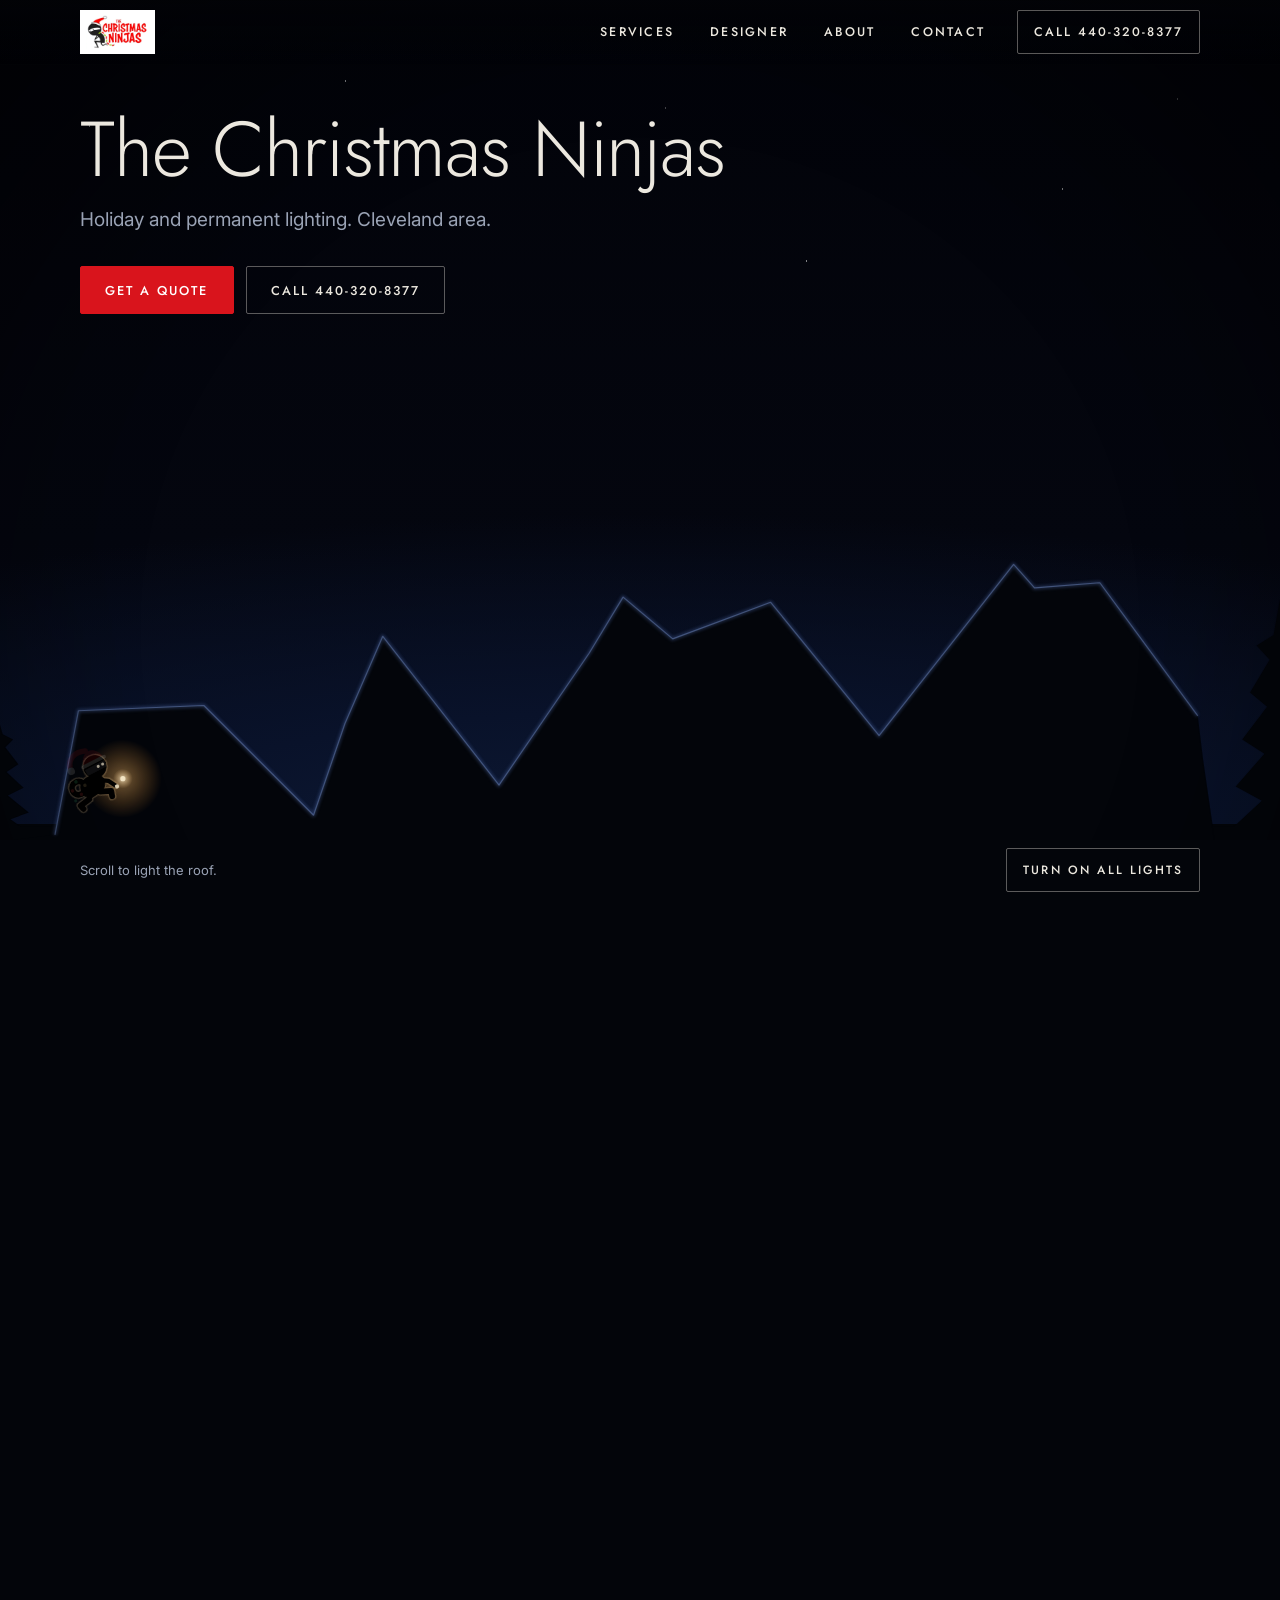
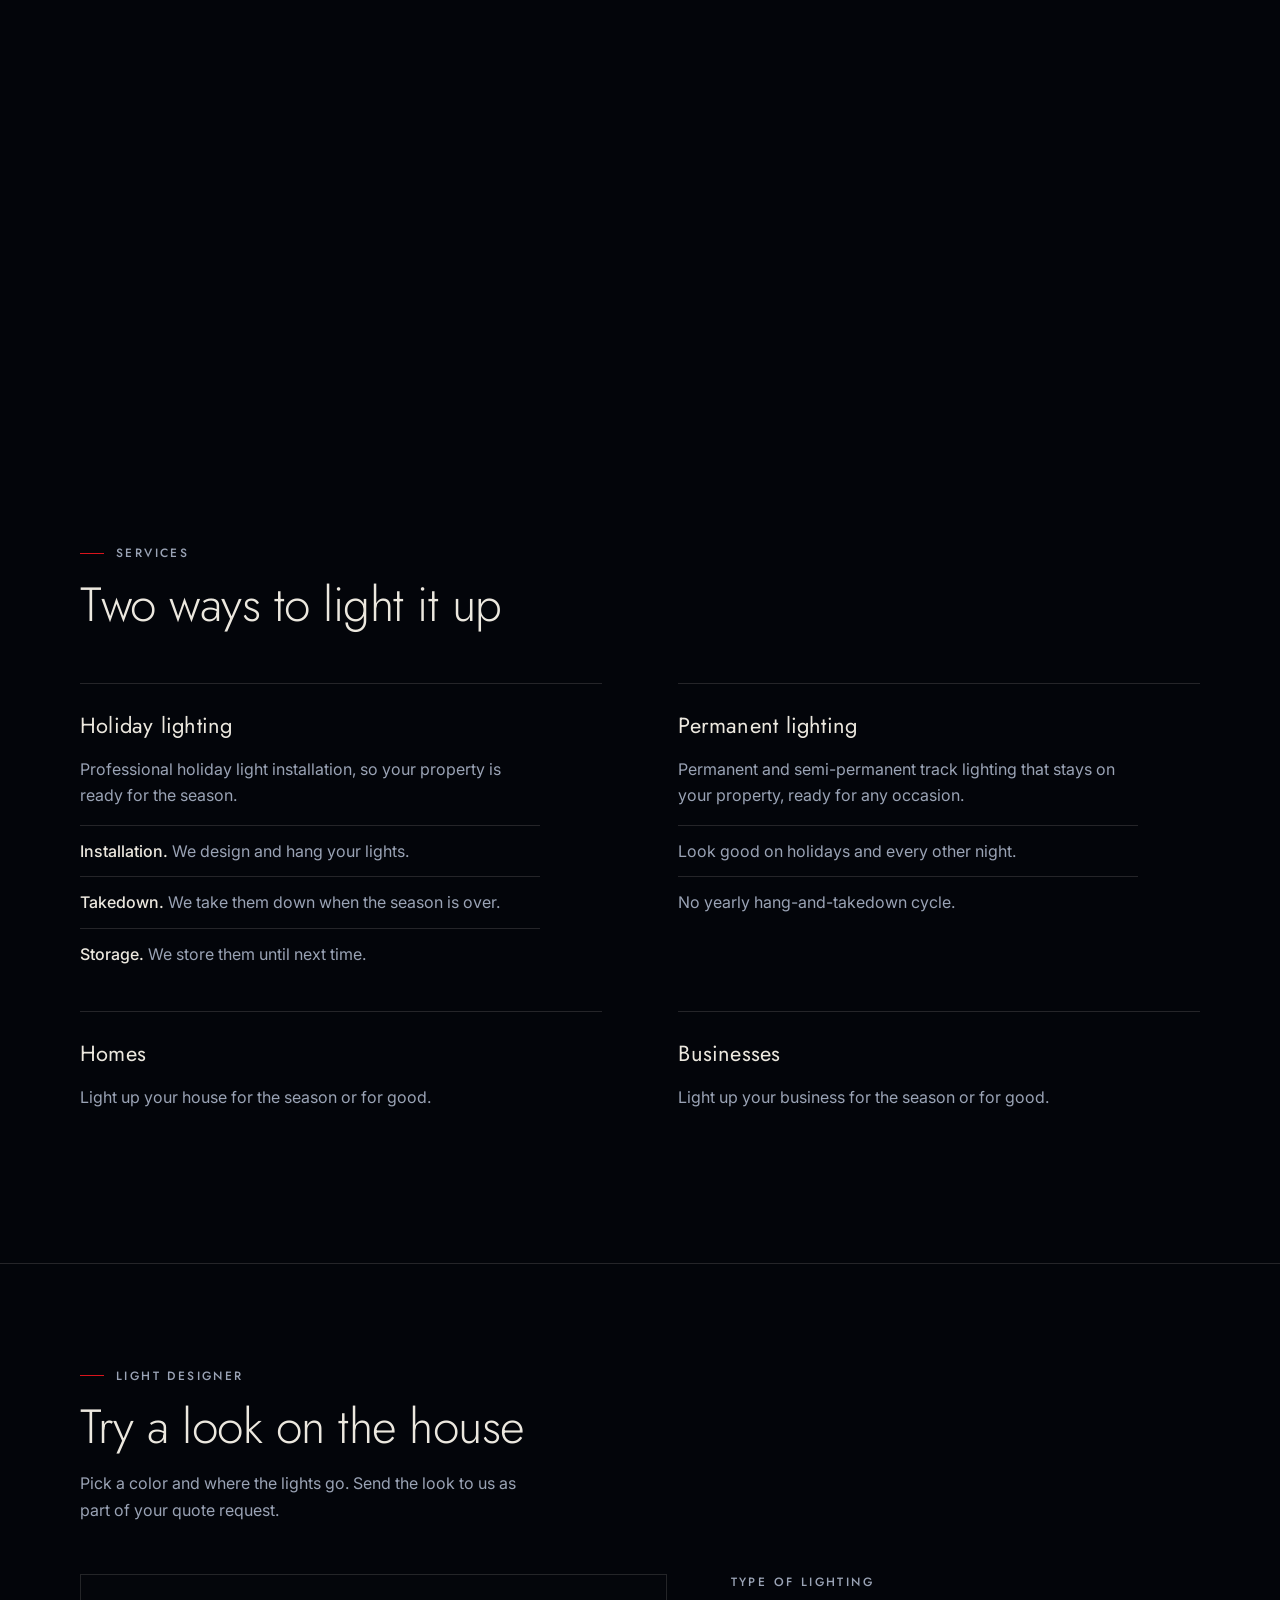
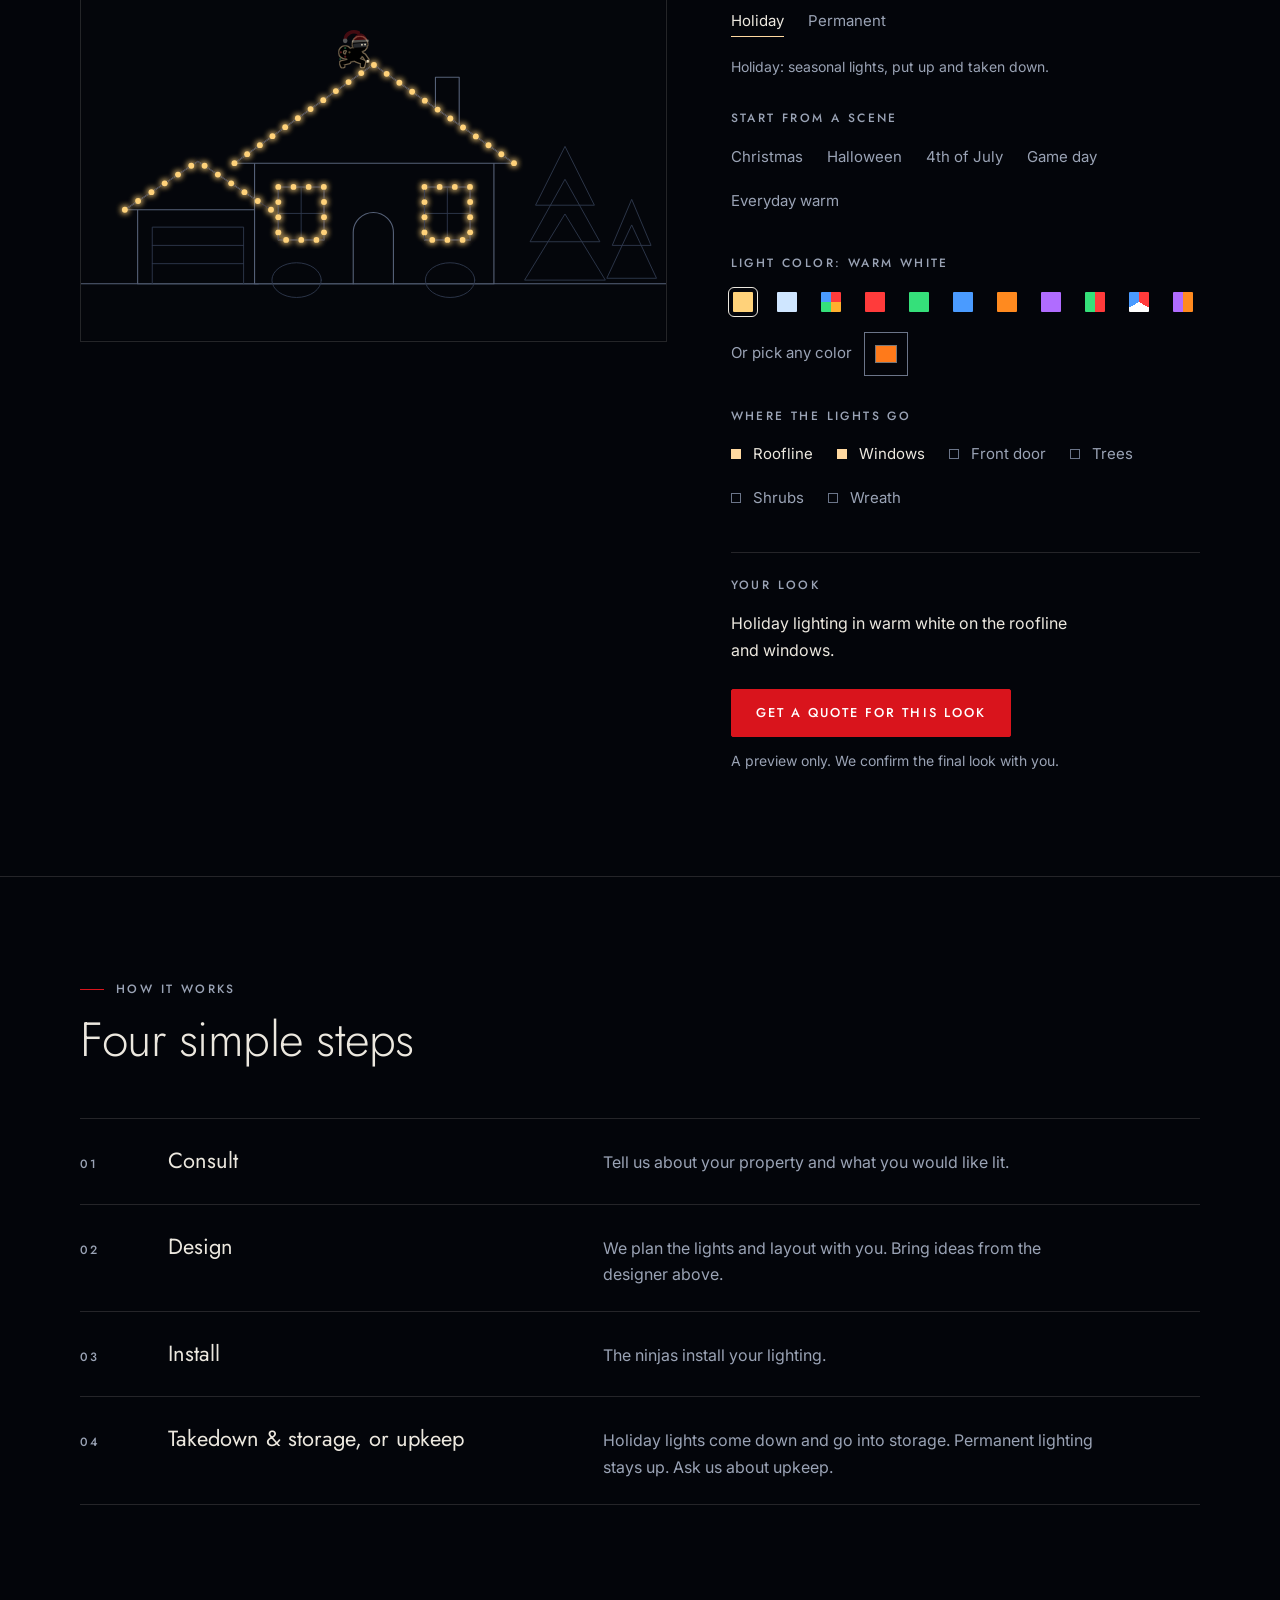
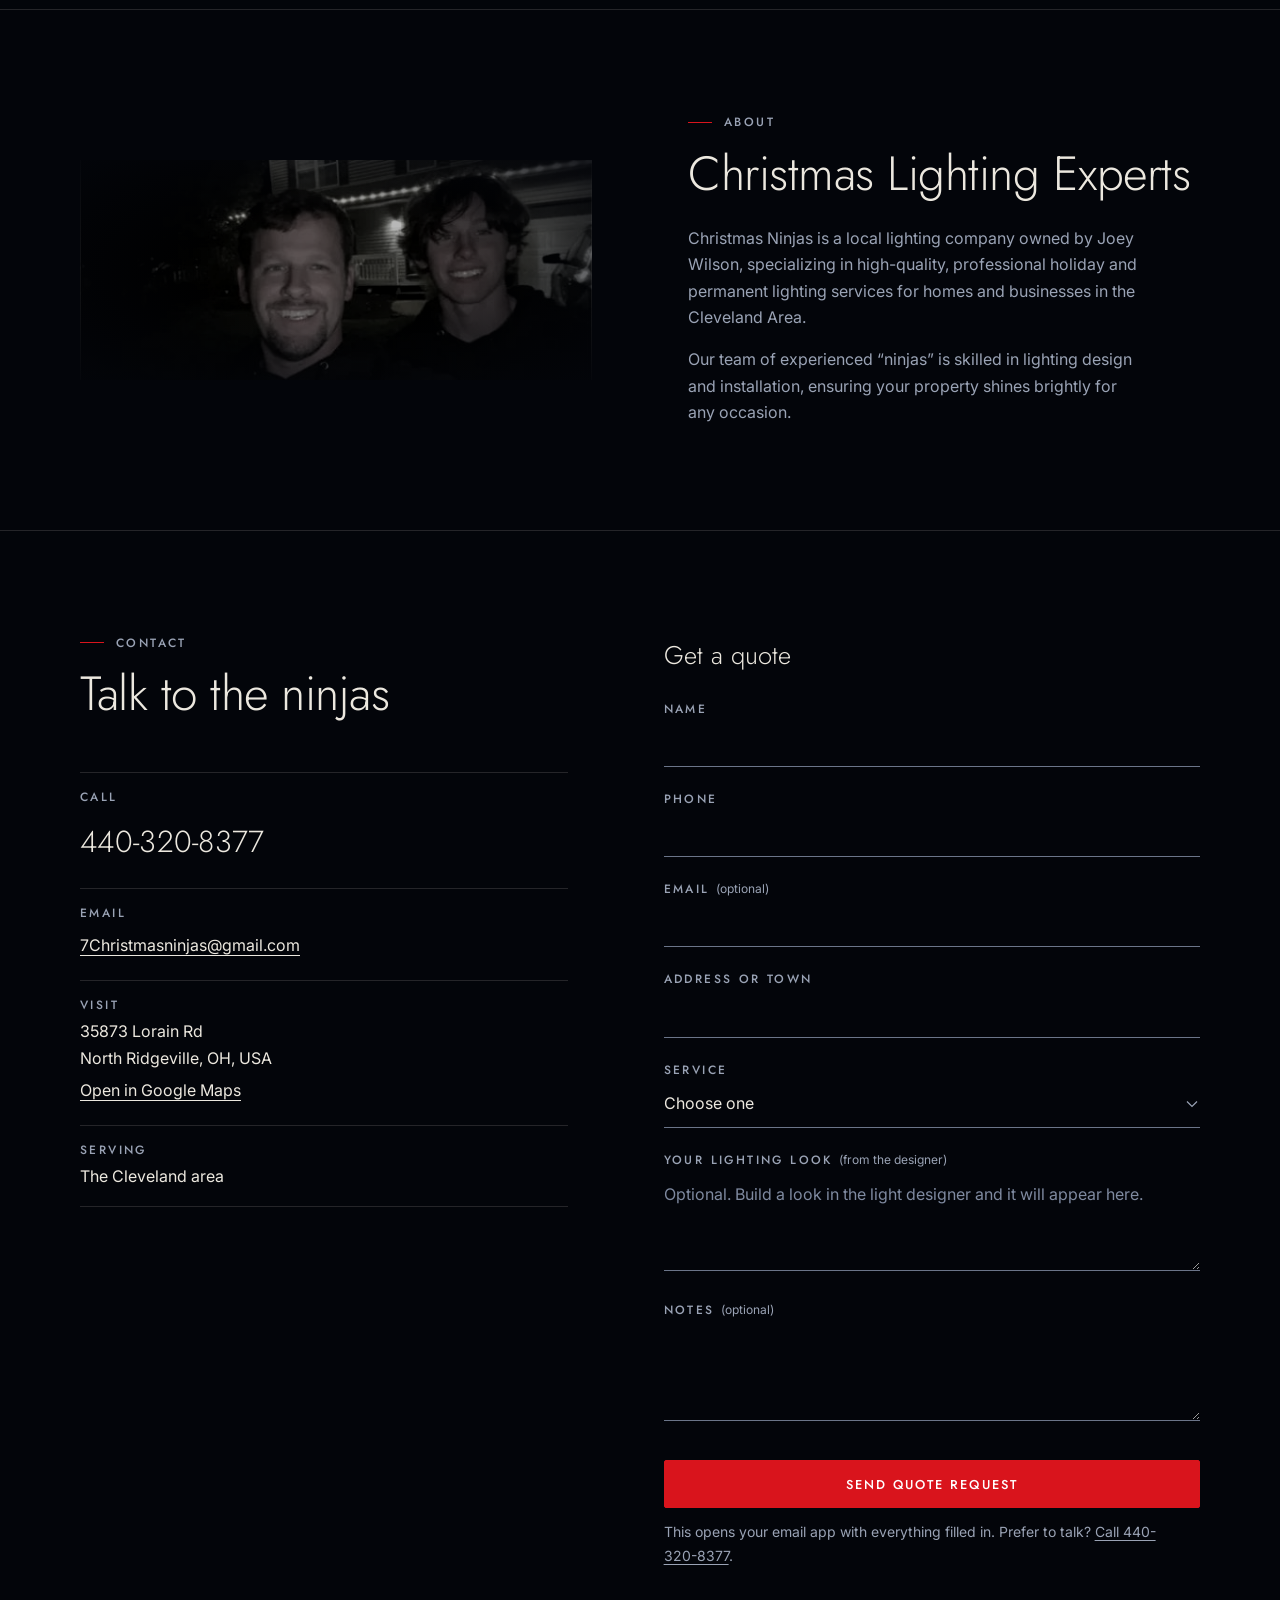
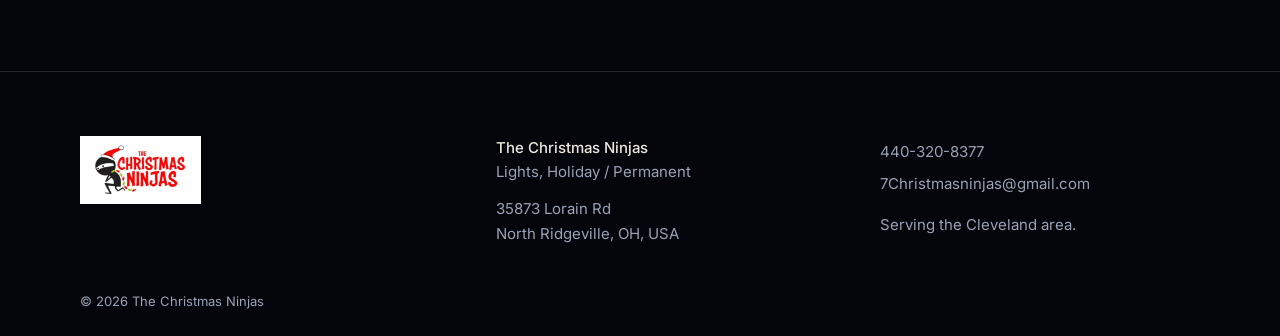
<file: sites/christmas-ninjas/index.html>
<!DOCTYPE html>
<html lang="en">
<head>
  <meta charset="utf-8">
  <meta name="viewport" content="width=device-width, initial-scale=1">
  <title>The Christmas Ninjas | Holiday &amp; Permanent Lighting, Cleveland Area</title>
  <meta name="description" content="Holiday and permanent lighting for homes and businesses in the Cleveland area. Christmas light installation, takedown and storage, plus permanent track lighting. North Ridgeville, OH.">
  <meta name="robots" content="index, follow">
  <meta name="theme-color" content="#04060b">
  <meta name="color-scheme" content="dark">

  <meta property="og:type" content="website">
  <meta property="og:site_name" content="The Christmas Ninjas">
  <meta property="og:title" content="The Christmas Ninjas | Holiday &amp; Permanent Lighting">
  <meta property="og:description" content="Local lighting company for homes and businesses in the Cleveland area. Holiday install, takedown and storage, plus permanent track lighting.">
  <meta property="og:image" content="assets/house.jpg">
  <meta property="og:image:width" content="994">
  <meta property="og:image:height" content="522">
  <meta property="og:image:alt" content="A house at night with warm white lights along its rooflines">
  <meta name="twitter:card" content="summary_large_image">

  <link rel="icon" href="assets/favicon.svg" type="image/svg+xml">
  <link rel="preconnect" href="https://fonts.googleapis.com">
  <link rel="preconnect" href="https://fonts.gstatic.com" crossorigin>
  <link rel="stylesheet" href="styles.css">
  <!-- Fonts load without blocking first paint. If the host is blocked, the fallback stacks in styles.css are used. -->
  <link rel="stylesheet" href="https://fonts.googleapis.com/css2?family=Inter:wght@400;500&amp;family=Jost:wght@300;400;500&amp;display=swap" media="print" onload="this.media='all'">
  <noscript><link rel="stylesheet" href="https://fonts.googleapis.com/css2?family=Inter:wght@400;500&amp;family=Jost:wght@300;400;500&amp;display=swap"></noscript>

  <script>
    /* Set before first paint. "js" enables JS-only styles. "motion" enables the scroll-driven opening;
       without it (no JS, or prefers-reduced-motion) the hero is fully lit and static. */
    (function (d) {
      d.classList.add('js');
      if (!window.matchMedia || !window.matchMedia('(prefers-reduced-motion: reduce)').matches) { d.classList.add('motion'); }
    })(document.documentElement);
  </script>

  <script type="application/ld+json">
  {
    "@context": "https://schema.org",
    "@type": "LocalBusiness",
    "name": "The Christmas Ninjas",
    "description": "Local lighting company owned by Joey Wilson, offering holiday and permanent lighting for homes and businesses in the Cleveland area.",
    "telephone": "+1-440-320-8377",
    "email": "7Christmasninjas@gmail.com",
    "address": {
      "@type": "PostalAddress",
      "streetAddress": "35873 Lorain Rd",
      "addressLocality": "North Ridgeville",
      "addressRegion": "OH",
      "addressCountry": "US"
    },
    "areaServed": { "@type": "AdministrativeArea", "name": "Cleveland Area" },
    "founder": { "@type": "Person", "name": "Joey Wilson" }
  }
  </script>
</head>
<body>
  <a class="skip-link" href="#content">Skip to content</a>

  <header class="site-header" id="site-header">
    <div class="bar">
      <a class="logo-plate" href="#top" aria-label="The Christmas Ninjas, back to top">
        <img src="assets/logo.png" alt="The Christmas Ninjas" width="664" height="356">
      </a>
      <nav class="nav" id="nav" aria-label="Main">
        <button class="nav-toggle" id="nav-toggle" type="button" aria-expanded="false" aria-controls="nav-links">Menu</button>
        <ul class="nav-links" id="nav-links">
          <li><a href="#services">Services</a></li>
          <li><a href="#designer">Designer</a></li>
          <li><a href="#about">About</a></li>
          <li><a href="#contact">Contact</a></li>
        </ul>
      </nav>
      <a class="call-link" href="tel:+14403208377" aria-label="Call 440-320-8377">Call<span class="call-num"> 440-320-8377</span></a>
    </div>
  </header>

  <main id="main">
    <!-- HERO. The runway (hero-run) is extra scroll distance under JS: the roof is pinned while the ninja walks it. -->
    <div class="hero-run" id="hero-run">
      <section class="hero" id="top" aria-labelledby="hero-title">

        <div class="hero-scene" id="hero-scene">
          <svg id="roof" viewBox="-150 -170 1320 562" preserveAspectRatio="xMidYMax slice" aria-hidden="true" focusable="false">
            <defs>
              <!-- soft light spill -->
              <filter id="fHalo" filterUnits="userSpaceOnUse" x="-200" y="-200" width="1500" height="700"><feGaussianBlur stdDeviation="11"/></filter>
              <filter id="fSoft" filterUnits="userSpaceOnUse" x="-200" y="-200" width="1500" height="700"><feGaussianBlur stdDeviation="6"/></filter>
              <filter id="fMoon" filterUnits="userSpaceOnUse" x="-200" y="-200" width="1500" height="700"><feGaussianBlur stdDeviation="1.4"/></filter>
              <!-- thin warm rim around the ninja, strength set by --lit -->
              <filter id="fRim" filterUnits="userSpaceOnUse" x="-40" y="-70" width="90" height="90">
                <feMorphology in="SourceAlpha" operator="dilate" radius=".9" result="d"/>
                <feFlood flood-color="#ffd9a0"/>
                <feComposite in2="d" operator="in"/>
                <feGaussianBlur stdDeviation=".35"/>
              </filter>
              <radialGradient id="gWash" cx=".5" cy="0" r="1.05">
                <stop offset="0" stop-color="#ffcf91" stop-opacity=".42"/>
                <stop offset="1" stop-color="#ffcf91" stop-opacity="0"/>
              </radialGradient>
              <radialGradient id="gPilot">
                <stop offset="0" stop-color="#ffe9c0" stop-opacity=".9"/>
                <stop offset=".25" stop-color="#ffbb62" stop-opacity=".35"/>
                <stop offset="1" stop-color="#ff9d2e" stop-opacity="0"/>
              </radialGradient>

              <!-- Hand-traced light strings along the real roofline (traced from assets/house.jpg, 994 x 522 space). All run left to right. -->
              <path id="s1"  d="M72 388 L90 293"/>
              <path id="s2"  d="M108 362 L186 289 L270 373"/>
              <path id="s2b" d="M270 373 L343 375"/>
              <path id="s3"  d="M294 303 L323 236 L412 350 L402 358 L500 347"/>
              <path id="s4"  d="M481 249 L507 206 L545 238"/>
              <path id="s5"  d="M500 345 L620 210 L728 350"/>
              <path id="s6"  d="M716 358 L798 367"/>
              <path id="s7"  d="M702 304 L806 181 L824 199"/>
              <path id="s8"  d="M752 292 L872 195 L947 297"/>

              <!-- One mask per string. The script draws it up to the ninja so lights come on behind him. -->
              <mask id="m1"  maskUnits="userSpaceOnUse" x="-200" y="-200" width="1500" height="700"><use href="#s1"  class="mk"/></mask>
              <mask id="m2"  maskUnits="userSpaceOnUse" x="-200" y="-200" width="1500" height="700"><use href="#s2"  class="mk"/></mask>
              <mask id="m2b" maskUnits="userSpaceOnUse" x="-200" y="-200" width="1500" height="700"><use href="#s2b" class="mk"/></mask>
              <mask id="m3"  maskUnits="userSpaceOnUse" x="-200" y="-200" width="1500" height="700"><use href="#s3"  class="mk"/></mask>
              <mask id="m4"  maskUnits="userSpaceOnUse" x="-200" y="-200" width="1500" height="700"><use href="#s4"  class="mk"/></mask>
              <mask id="m5"  maskUnits="userSpaceOnUse" x="-200" y="-200" width="1500" height="700"><use href="#s5"  class="mk"/></mask>
              <mask id="m6"  maskUnits="userSpaceOnUse" x="-200" y="-200" width="1500" height="700"><use href="#s6"  class="mk"/></mask>
              <mask id="m7"  maskUnits="userSpaceOnUse" x="-200" y="-200" width="1500" height="700"><use href="#s7"  class="mk"/></mask>
              <mask id="m8"  maskUnits="userSpaceOnUse" x="-200" y="-200" width="1500" height="700"><use href="#s8"  class="mk"/></mask>

              <!-- Ninja silhouette, feet at 0,0, facing right (after the logo's ninja: big black head, white mask band, crouched, coil of lights on his back). -->
              <g id="nj" fill="#000" stroke="#000" stroke-linecap="round" stroke-linejoin="round">
                <circle cx="-12" cy="-17" r="5.1" fill="none" stroke-width="4.4"/>
                <path d="M-8 -6 L-16 -4 L-15 -1" fill="none" stroke-width="4.4"/>
                <path d="M2 -8 L10 -5 L9 -1" fill="none" stroke-width="4.4"/>
                <path d="M-11 -11 C-12 -22 -3 -23 4 -21 C10 -19 10 -12 4 -8 L-7 -6 Z" stroke-width=".6"/>
                <path d="M4 -17 L11 -13 L15 -7" fill="none" stroke-width="3.2"/>
                <circle cx="6" cy="-27" r="8.6" stroke-width=".6"/>
              </g>
              <g id="ninja-sym">
                <g class="n-rim" filter="url(#fRim)"><use href="#nj"/></g>
                <use href="#nj"/>
                <!-- coil bulbs -->
                <g class="n-bulbs">
                  <circle cx="-17.2" cy="-17" r="1.35" fill="#ff4d4d"/>
                  <circle cx="-12" cy="-22.2" r="1.35" fill="#4ee08e"/>
                  <circle cx="-6.8" cy="-17" r="1.35" fill="#ffd98a"/>
                  <circle cx="-12" cy="-11.8" r="1.35" fill="#ff4d4d"/>
                  <circle cx="-18" cy="-9" r="1.2" fill="#4ee08e"/>
                </g>
                <!-- santa hat -->
                <g class="n-hat">
                  <path d="M-2 -30 C-1 -42 12 -44 15 -31 Z" fill="#c4161f"/>
                  <path d="M4 -41 C-4 -44 -11 -40 -12 -33" fill="none" stroke="#c4161f" stroke-width="4.2" stroke-linecap="round"/>
                  <circle cx="-12" cy="-31" r="2.8" fill="#f4f1ea"/>
                  <path d="M-2.5 -30.2 L15.5 -31.2" stroke="#f4f1ea" stroke-width="2.8" stroke-linecap="round"/>
                </g>
                <!-- mask band and eyes -->
                <path class="n-band" d="M-2.2 -27.6 L14.4 -29 L14.6 -23.6 L-1.6 -22.6 Z" fill="#c9d0e2"/>
                <circle class="n-eye" cx="8.4" cy="-26.2" r="1.15" fill="#fff4d8"/>
                <circle class="n-eye" cx="12.2" cy="-26.5" r="1.15" fill="#fff4d8"/>
                <circle class="n-hand" cx="15.4" cy="-6.4" r="1.6" fill="#fff1cf"/>
              </g>
            </defs>

            <!-- trees and ground (black) -->
            <g class="land" fill="#000">
              <polygon points="-95,177 -89,209 -75,219 -86,232 -69,260 -84,273 -63,302 -81,315 -56,344 -79,357 -50,386 -91,392 -99,392 -140,386 -111,357 -134,344 -109,315 -127,302 -106,273 -121,260 -104,232 -115,219 -101,209"/>
              <polygon points="-30,242 -25,264 -15,271 -23,280 -10,300 -21,309 -5,329 -19,338 0,358 -18,367 5,388 -26,392 -34,392 -65,388 -42,367 -60,358 -41,338 -55,329 -39,309 -50,300 -37,280 -45,271 -35,264"/>
              <polygon points="28,297 32,311 40,315 34,321 44,334 35,340 48,352 36,358 52,371 38,376 56,389 32,392 24,392 0,389 18,376 4,371 20,358 8,352 21,340 12,334 22,321 16,315 24,311"/>
              <polygon points="1010,207 1015,235 1028,243 1018,254 1033,279 1020,290 1039,315 1022,326 1044,351 1024,362 1050,386 1014,392 1006,392 970,386 996,362 976,351 998,326 981,315 1000,290 987,279 1002,254 992,243 1005,235"/>
              <polygon points="1072,252 1076,273 1087,279 1079,288 1091,306 1080,315 1096,333 1082,342 1100,361 1084,369 1105,388 1076,392 1068,392 1039,388 1060,369 1044,361 1062,342 1048,333 1064,315 1053,306 1065,288 1057,279 1068,273"/>
              <polygon points="1135,167 1141,201 1155,211 1144,224 1162,254 1147,268 1168,298 1149,311 1175,342 1151,355 1181,385 1139,392 1131,392 1089,385 1119,355 1095,342 1121,311 1102,298 1123,268 1108,254 1126,224 1115,211 1129,201"/>
              <rect x="-160" y="382" width="1340" height="40"/>
              <!-- the house: gables, dormer, garage-side roof, right wing -->
              <polygon points="40,392 72,388 90,293 186,289 270,373 294,303 323,236 412,350 481,249 507,206 545,238 620,210 703,312 806,181 822,199 872,195 947,297 951,330 960,392"/>
            </g>

            <!-- faint moonlight on the roof edges so the shape is readable in the dark -->
            <g class="moon" fill="none" stroke-linejoin="round">
              <polyline class="moon-soft" points="72,388 90,293 186,289 270,373 294,303 323,236 412,350 481,249 507,206 545,238 620,210 703,312 806,181 822,199 872,195 947,297" filter="url(#fMoon)"/>
              <polyline class="moon-line" points="72,388 90,293 186,289 270,373 294,303 323,236 412,350 481,249 507,206 545,238 620,210 703,312 806,181 822,199 872,195 947,297"/>
            </g>

            <!-- light spilling onto gable faces (lit with their string) -->
            <g class="faces" fill="url(#gWash)">
              <polygon class="wash" data-n="2"  points="108,362 186,289 270,373"/>
              <polygon class="wash" data-n="3"  points="294,303 323,236 412,350 402,358 300,362"/>
              <polygon class="wash" data-n="4"  points="481,249 507,206 545,238 512,262"/>
              <polygon class="wash" data-n="5"  points="500,345 620,210 728,350"/>
              <polygon class="wash" data-n="8"  points="752,292 872,195 947,297 947,330 752,330"/>
              <g class="wash win" data-n="5" fill="#ffd9a0"><rect x="605" y="289" width="16" height="42"/></g>
              <g class="wash win" data-n="8" fill="#ffd9a0"><rect x="862" y="298" width="17" height="38"/></g>
            </g>

            <!-- light strings: halo, bloom, trim and bulbs share one path -->
            <g class="lights">
              <g class="str" data-n="1"  data-u="0,0.8"><use href="#s1"  class="halo" filter="url(#fHalo)"/><use href="#s1"  class="bl bl2"/><use href="#s1"  class="bl bl1"/><use href="#s1"  class="trim"/><use href="#s1"  class="bulbs"/></g>
              <g class="str" data-n="2"  data-u="0,2"><use href="#s2"  class="halo" filter="url(#fHalo)"/><use href="#s2"  class="bl bl2"/><use href="#s2"  class="bl bl1"/><use href="#s2"  class="trim"/><use href="#s2"  class="bulbs"/></g>
              <g class="str" data-n="2b" data-u="2,3"><use href="#s2b" class="halo" filter="url(#fHalo)"/><use href="#s2b" class="bl bl2"/><use href="#s2b" class="bl bl1"/><use href="#s2b" class="trim"/><use href="#s2b" class="bulbs"/></g>
              <g class="str" data-n="3"  data-u="3,6"><use href="#s3"  class="halo" filter="url(#fHalo)"/><use href="#s3"  class="bl bl2"/><use href="#s3"  class="bl bl1"/><use href="#s3"  class="trim"/><use href="#s3"  class="bulbs"/></g>
              <g class="str" data-n="4"  data-u="6,6.5"><use href="#s4"  class="halo" filter="url(#fHalo)"/><use href="#s4"  class="bl bl2"/><use href="#s4"  class="bl bl1"/><use href="#s4"  class="trim"/><use href="#s4"  class="bulbs"/></g>
              <g class="str" data-n="5"  data-u="6,8"><use href="#s5"  class="halo" filter="url(#fHalo)"/><use href="#s5"  class="bl bl2"/><use href="#s5"  class="bl bl1"/><use href="#s5"  class="trim"/><use href="#s5"  class="bulbs"/></g>
              <g class="str" data-n="6"  data-u="8,9"><use href="#s6"  class="halo" filter="url(#fHalo)"/><use href="#s6"  class="bl bl2"/><use href="#s6"  class="bl bl1"/><use href="#s6"  class="trim"/><use href="#s6"  class="bulbs"/></g>
              <g class="str" data-n="7"  data-u="9,10"><use href="#s7"  class="halo" filter="url(#fHalo)"/><use href="#s7"  class="bl bl2"/><use href="#s7"  class="bl bl1"/><use href="#s7"  class="trim"/><use href="#s7"  class="bulbs"/></g>
              <g class="str" data-n="8"  data-u="9,11"><use href="#s8"  class="halo" filter="url(#fHalo)"/><use href="#s8"  class="bl bl2"/><use href="#s8"  class="bl bl1"/><use href="#s8"  class="trim"/><use href="#s8"  class="bulbs"/></g>
            </g>

            <!-- the one bulb that is on at load -->
            <g class="pilot" transform="translate(124 345)">
              <circle r="30" fill="url(#gPilot)"/>
              <circle r="2" fill="#fff1cf"/>
            </g>

            <!-- the ninja. Position is set by the script; this is the lit, resting place without JS. -->
            <g id="ninja" transform="translate(620 211)" style="--lit:1"><use href="#ninja-sym"/></g>
          </svg>
        </div>

        <div class="hero-copy" id="hero-copy">
          <h1 id="hero-title">The Christmas Ninjas</h1>
          <p class="lede">Holiday and permanent lighting. Cleveland area.</p>
          <div class="actions">
            <a class="btn btn-primary" href="#quote">Get a quote</a>
            <a class="btn btn-quiet" href="tel:+14403208377">Call 440-320-8377</a>
          </div>
        </div>

        <div class="hero-ui">
          <div class="hero-ui-in">
            <p class="hero-hint" id="hero-hint" hidden>Scroll to light the roof.</p>
            <p class="hero-status" id="hero-status" role="status" hidden></p>
            <button class="lights-btn" id="lights-btn" type="button" hidden>Turn on all lights</button>
          </div>
        </div>
      </section>
    </div>

    <div id="content" tabindex="-1"></div>

    <!-- SERVICES -->
    <section class="section" id="services" aria-labelledby="services-title">
      <div class="wrap">
        <p class="eyebrow rv">Services</p>
        <h2 id="services-title" class="rv">Two ways to light it up</h2>
        <div class="cols">
          <article class="col rv">
            <h3>Holiday lighting</h3>
            <p>Professional holiday light installation, so your property is ready for the season.</p>
            <ul class="lines">
              <li><strong>Installation.</strong> We design and hang your lights.</li>
              <li><strong>Takedown.</strong> We take them down when the season is over.</li>
              <li><strong>Storage.</strong> We store them until next time.</li>
            </ul>
          </article>
          <article class="col rv">
            <h3>Permanent lighting</h3>
            <p>Permanent and semi-permanent track lighting that stays on your property, ready for any occasion.</p>
            <ul class="lines">
              <li>Look good on holidays and every other night.</li>
              <li>No yearly hang-and-takedown cycle.</li>
            </ul>
          </article>
        </div>
        <div class="cols cols-who">
          <div class="col rv"><h3>Homes</h3><p>Light up your house for the season or for good.</p></div>
          <div class="col rv"><h3>Businesses</h3><p>Light up your business for the season or for good.</p></div>
        </div>
      </div>
    </section>

    <!-- LIGHT DESIGNER -->
    <section class="section" id="designer" aria-labelledby="designer-title">
      <div class="wrap">
        <p class="eyebrow rv">Light designer</p>
        <h2 id="designer-title" class="rv">Try a look on the house</h2>
        <p class="section-lead rv">Pick a color and where the lights go. Send the look to us as part of your quote request.</p>

        <noscript><p class="notice">The light designer needs JavaScript. You can still call 440-320-8377 or use the quote form below.</p></noscript>

        <div class="designer rv" id="designer-app">
          <div class="designer-preview">
            <svg id="house-svg" viewBox="0 0 640 400" role="img" aria-labelledby="house-title house-desc">
              <title id="house-title">Light designer preview</title>
              <desc id="house-desc">A thin-line drawing of a house at night with a ninja on the roof. Lights appear where you choose them.</desc>
              <defs><filter id="zglow" x="-10%" y="-10%" width="120%" height="120%"><feGaussianBlur in="SourceGraphic" stdDeviation="3.4" result="b"/><feMerge><feMergeNode in="b"/><feMergeNode in="b"/><feMergeNode in="SourceGraphic"/></feMerge></filter></defs>
              <rect width="640" height="400" fill="#04060b"/>
              <g class="hl" fill="#04060b" stroke-linejoin="round" stroke-linecap="round">
                <path d="M0 338 H640" fill="none"/>
                <!-- trees -->
                <g fill="none" class="hl-dim">
                  <polygon points="530,188 562,252 498,252"/><polygon points="530,224 568,292 492,292"/><polygon points="530,262 574,334 486,334"/>
                  <polygon points="603,246 624,296 582,296"/><polygon points="603,274 630,332 576,332"/>
                </g>
                <!-- garage wing -->
                <rect x="62" y="252" width="132" height="86"/>
                <polygon points="48,257 128,204 208,257"/>
                <path d="M78 338 V276 H178 V338 M78 296 H178 M78 316 H178" fill="none" class="hl-dim"/>
                <!-- chimney and main house -->
                <rect x="388" y="112" width="26" height="54"/>
                <rect x="190" y="200" width="262" height="138"/>
                <polygon points="168,206 320,98 474,206"/>
                <!-- windows and door -->
                <g fill="none">
                  <rect x="216" y="232" width="50" height="58"/><rect x="376" y="232" width="50" height="58"/>
                  <path d="M241 232 V290 M216 261 H266 M401 232 V290 M376 261 H426" class="hl-dim"/>
                  <path d="M298 338 V282 A22 22 0 0 1 342 282 V338"/>
                </g>
                <g fill="none" class="hl-dim">
                  <ellipse cx="236" cy="334" rx="27" ry="19"/><ellipse cx="404" cy="334" rx="27" ry="19"/>
                </g>
              </g>

              <g id="wreath-decor" aria-hidden="true">
                <circle cx="320" cy="292" r="12" fill="none" stroke="#1f7a3f" stroke-width="4"/>
              </g>

              <!-- light zones, filled by script.js -->
              <g class="zone" id="z-trees"></g>
              <g class="zone" id="z-shrubs"></g>
              <g class="zone" id="z-windows"></g>
              <g class="zone" id="z-door"></g>
              <g class="zone" id="z-wreath"></g>
              <g class="zone" id="z-roof"></g>

              <!-- the ninja on the ridge -->
              <g transform="translate(300 100) scale(.9)" style="--lit:.55"><use href="#ninja-sym"/></g>
            </svg>
          </div>

          <div class="designer-controls">
            <fieldset class="ctl" id="mode-group">
              <legend>Type of lighting</legend>
              <div class="toggle-row">
                <label class="tg"><input type="radio" name="mode" value="holiday" checked><span>Holiday</span></label>
                <label class="tg"><input type="radio" name="mode" value="permanent"><span>Permanent</span></label>
              </div>
              <p class="hint" id="mode-hint">Holiday: seasonal lights, put up and taken down.</p>
            </fieldset>

            <fieldset class="ctl" id="scene-group">
              <legend>Start from a scene</legend>
              <div class="toggle-row">
                <button type="button" class="tg-btn" data-scene="christmas" aria-pressed="false">Christmas</button>
                <button type="button" class="tg-btn" data-scene="halloween" aria-pressed="false">Halloween</button>
                <button type="button" class="tg-btn" data-scene="july4" aria-pressed="false">4th of July</button>
                <button type="button" class="tg-btn" data-scene="gameday" aria-pressed="false">Game day</button>
                <button type="button" class="tg-btn" data-scene="everyday" aria-pressed="false">Everyday warm</button>
              </div>
            </fieldset>

            <fieldset class="ctl" id="color-group">
              <legend>Light color: <span id="color-name">Warm white</span></legend>
              <div class="swatch-grid">
                <label title="Warm white"><input type="radio" name="palette" value="warm" data-name="Warm white" data-colors="#ffd27a" checked><span class="swatch"><span class="sr-only">Warm white</span></span></label>
                <label title="Cool white"><input type="radio" name="palette" value="cool" data-name="Cool white" data-colors="#cfe6ff"><span class="swatch"><span class="sr-only">Cool white</span></span></label>
                <label title="Multicolor"><input type="radio" name="palette" value="multi" data-name="Multicolor" data-colors="#ff3b3b,#ffb02e,#35e07a,#4a9bff"><span class="swatch"><span class="sr-only">Multicolor</span></span></label>
                <label title="Red"><input type="radio" name="palette" value="red" data-name="Red" data-colors="#ff3b3b"><span class="swatch"><span class="sr-only">Red</span></span></label>
                <label title="Green"><input type="radio" name="palette" value="green" data-name="Green" data-colors="#35e07a"><span class="swatch"><span class="sr-only">Green</span></span></label>
                <label title="Blue"><input type="radio" name="palette" value="blue" data-name="Blue" data-colors="#4a9bff"><span class="swatch"><span class="sr-only">Blue</span></span></label>
                <label title="Orange"><input type="radio" name="palette" value="orange" data-name="Orange" data-colors="#ff8a1f"><span class="swatch"><span class="sr-only">Orange</span></span></label>
                <label title="Purple"><input type="radio" name="palette" value="purple" data-name="Purple" data-colors="#b06cff"><span class="swatch"><span class="sr-only">Purple</span></span></label>
                <label title="Red and green"><input type="radio" name="palette" value="redgreen" data-name="Red and green" data-colors="#ff3b3b,#35e07a"><span class="swatch"><span class="sr-only">Red and green</span></span></label>
                <label title="Red, white and blue"><input type="radio" name="palette" value="rwb" data-name="Red, white and blue" data-colors="#ff3b3b,#ffffff,#4a9bff"><span class="swatch"><span class="sr-only">Red, white and blue</span></span></label>
                <label title="Orange and purple"><input type="radio" name="palette" value="orangepurple" data-name="Orange and purple" data-colors="#ff8a1f,#b06cff"><span class="swatch"><span class="sr-only">Orange and purple</span></span></label>
              </div>
              <div class="custom-row" id="custom-row">
                <label for="custom-color">Or pick any color</label>
                <input type="color" id="custom-color" value="#ff7a1a">
              </div>
            </fieldset>

            <fieldset class="ctl" id="zone-group">
              <legend>Where the lights go</legend>
              <div class="toggle-row">
                <label class="tg tg-check"><input type="checkbox" name="zone" value="roof" data-label="roofline" checked><span>Roofline</span></label>
                <label class="tg tg-check"><input type="checkbox" name="zone" value="windows" data-label="windows" checked><span>Windows</span></label>
                <label class="tg tg-check"><input type="checkbox" name="zone" value="door" data-label="front door"><span>Front door</span></label>
                <label class="tg tg-check holiday-only"><input type="checkbox" name="zone" value="trees" data-label="trees"><span>Trees</span></label>
                <label class="tg tg-check holiday-only"><input type="checkbox" name="zone" value="shrubs" data-label="shrubs"><span>Shrubs</span></label>
                <label class="tg tg-check holiday-only"><input type="checkbox" name="zone" value="wreath" data-label="wreath"><span>Wreath</span></label>
              </div>
              <p class="hint" id="zone-hint" hidden>Permanent lighting is shown on the building only: roofline, windows and front door.</p>
            </fieldset>

            <div class="summary">
              <p class="label">Your look</p>
              <p id="design-summary" aria-live="polite" aria-atomic="true"></p>
              <a class="btn btn-primary" id="design-quote" href="#quote">Get a quote for this look</a>
              <p class="hint">A preview only. We confirm the final look with you.</p>
            </div>
          </div>
        </div>
      </div>
    </section>

    <!-- HOW IT WORKS -->
    <section class="section" id="how" aria-labelledby="how-title">
      <div class="wrap">
        <p class="eyebrow rv">How it works</p>
        <h2 id="how-title" class="rv">Four simple steps</h2>
        <ol class="steps">
          <li class="rv"><span class="step-num" aria-hidden="true">01</span><h3>Consult</h3><p>Tell us about your property and what you would like lit.</p></li>
          <li class="rv"><span class="step-num" aria-hidden="true">02</span><h3>Design</h3><p>We plan the lights and layout with you. Bring ideas from the designer above.</p></li>
          <li class="rv"><span class="step-num" aria-hidden="true">03</span><h3>Install</h3><p>The ninjas install your lighting.</p></li>
          <li class="rv"><span class="step-num" aria-hidden="true">04</span><h3>Takedown &amp; storage, or upkeep</h3><p>Holiday lights come down and go into storage. Permanent lighting stays up. Ask us about upkeep.</p></li>
        </ol>
      </div>
    </section>

    <!-- ABOUT -->
    <section class="section" id="about" aria-labelledby="about-title">
      <div class="wrap about-grid">
        <figure class="about-photo rv">
          <img src="assets/team.jpg" alt="Two smiling members of the Christmas Ninjas team at night in front of a house with string lights" width="544" height="234" loading="lazy" decoding="async">
        </figure>
        <div class="rv">
          <p class="eyebrow">About</p>
          <h2 id="about-title">Christmas Lighting Experts</h2>
          <p>Christmas Ninjas is a local lighting company owned by Joey Wilson, specializing in high-quality, professional holiday and permanent lighting services for homes and businesses in the Cleveland Area.</p>
          <p>Our team of experienced &ldquo;ninjas&rdquo; is skilled in lighting design and installation, ensuring your property shines brightly for any occasion.</p>
        </div>
      </div>
    </section>

    <!-- CONTACT + QUOTE -->
    <section class="section" id="contact" aria-labelledby="contact-title">
      <div class="wrap contact-grid">
        <div class="contact-info rv">
          <p class="eyebrow">Contact</p>
          <h2 id="contact-title">Talk to the ninjas</h2>
          <ul class="contact-list">
            <li><span class="cl-label">Call</span><a class="cl-big" href="tel:+14403208377">440-320-8377</a></li>
            <li><span class="cl-label">Email</span><a href="mailto:7Christmasninjas@gmail.com">7Christmasninjas@gmail.com</a></li>
            <li><span class="cl-label">Visit</span>
              <address>35873 Lorain Rd<br>North Ridgeville, OH, USA</address>
              <a href="https://www.google.com/maps/search/?api=1&amp;query=35873+Lorain+Rd+North+Ridgeville+OH" target="_blank" rel="noopener">Open in Google Maps<span class="sr-only"> (opens in a new tab)</span></a>
            </li>
            <li><span class="cl-label">Serving</span>The Cleveland area</li>
          </ul>
        </div>

        <div class="quote rv" id="quote">
          <h3>Get a quote</h3>
          <form id="quote-form" novalidate>
            <div class="form-error" id="form-error" role="alert" hidden></div>

            <div class="field">
              <label for="f-name">Name</label>
              <input id="f-name" name="name" type="text" autocomplete="name" required aria-describedby="e-name">
              <p class="err" id="e-name" hidden></p>
            </div>
            <div class="field">
              <label for="f-phone">Phone</label>
              <input id="f-phone" name="phone" type="tel" inputmode="tel" autocomplete="tel" required aria-describedby="e-phone">
              <p class="err" id="e-phone" hidden></p>
            </div>
            <div class="field">
              <label for="f-email">Email <span class="opt">(optional)</span></label>
              <input id="f-email" name="email" type="email" autocomplete="email" aria-describedby="e-email">
              <p class="err" id="e-email" hidden></p>
            </div>
            <div class="field">
              <label for="f-town">Address or town</label>
              <input id="f-town" name="town" type="text" autocomplete="street-address" required aria-describedby="e-town">
              <p class="err" id="e-town" hidden></p>
            </div>
            <div class="field">
              <label for="f-service">Service</label>
              <select id="f-service" name="service" required aria-describedby="e-service">
                <option value="">Choose one</option>
                <option>Holiday lighting</option>
                <option>Permanent lighting</option>
                <option>Both holiday and permanent</option>
                <option>Commercial (business)</option>
              </select>
              <p class="err" id="e-service" hidden></p>
            </div>
            <div class="field">
              <label for="f-design">Your lighting look <span class="opt">(from the designer)</span></label>
              <textarea id="f-design" name="design" rows="3" placeholder="Optional. Build a look in the light designer and it will appear here."></textarea>
            </div>
            <div class="field">
              <label for="f-notes">Notes <span class="opt">(optional)</span></label>
              <textarea id="f-notes" name="notes" rows="3"></textarea>
            </div>

            <button type="submit" class="btn btn-primary btn-block">Send quote request</button>
            <p class="hint">This opens your email app with everything filled in. Prefer to talk? <a href="tel:+14403208377">Call 440-320-8377</a>.</p>

            <div class="form-status" id="form-status" role="status" tabindex="-1" hidden>
              <p><strong>Your email app should be opening.</strong> If nothing happened, use one of these:</p>
              <div class="actions">
                <a class="btn btn-quiet" id="status-mailto" href="mailto:7Christmasninjas@gmail.com">Open email again</a>
                <a class="btn btn-quiet" href="tel:+14403208377">Call 440-320-8377</a>
                <button type="button" class="btn btn-quiet" id="copy-btn">Copy request</button>
              </div>
              <p class="copy-msg" id="copy-msg" aria-live="polite"></p>
            </div>
          </form>
        </div>
      </div>
    </section>
  </main>

  <footer class="site-footer">
    <div class="wrap footer-grid">
      <div>
        <span class="logo-plate logo-plate-static"><img src="assets/logo.png" alt="The Christmas Ninjas" width="664" height="356" loading="lazy" decoding="async"></span>
      </div>
      <div>
        <p><strong>The Christmas Ninjas</strong><br>Lights, Holiday / Permanent</p>
        <p>35873 Lorain Rd<br>North Ridgeville, OH, USA</p>
      </div>
      <div>
        <p><a href="tel:+14403208377">440-320-8377</a><br><a href="mailto:7Christmasninjas@gmail.com">7Christmasninjas@gmail.com</a></p>
        <p>Serving the Cleveland area.</p>
      </div>
    </div>
    <p class="copyright">&copy; <span id="year"></span> The Christmas Ninjas</p>
  </footer>

  <script src="script.js" defer></script>
</body>
</html>
</file>
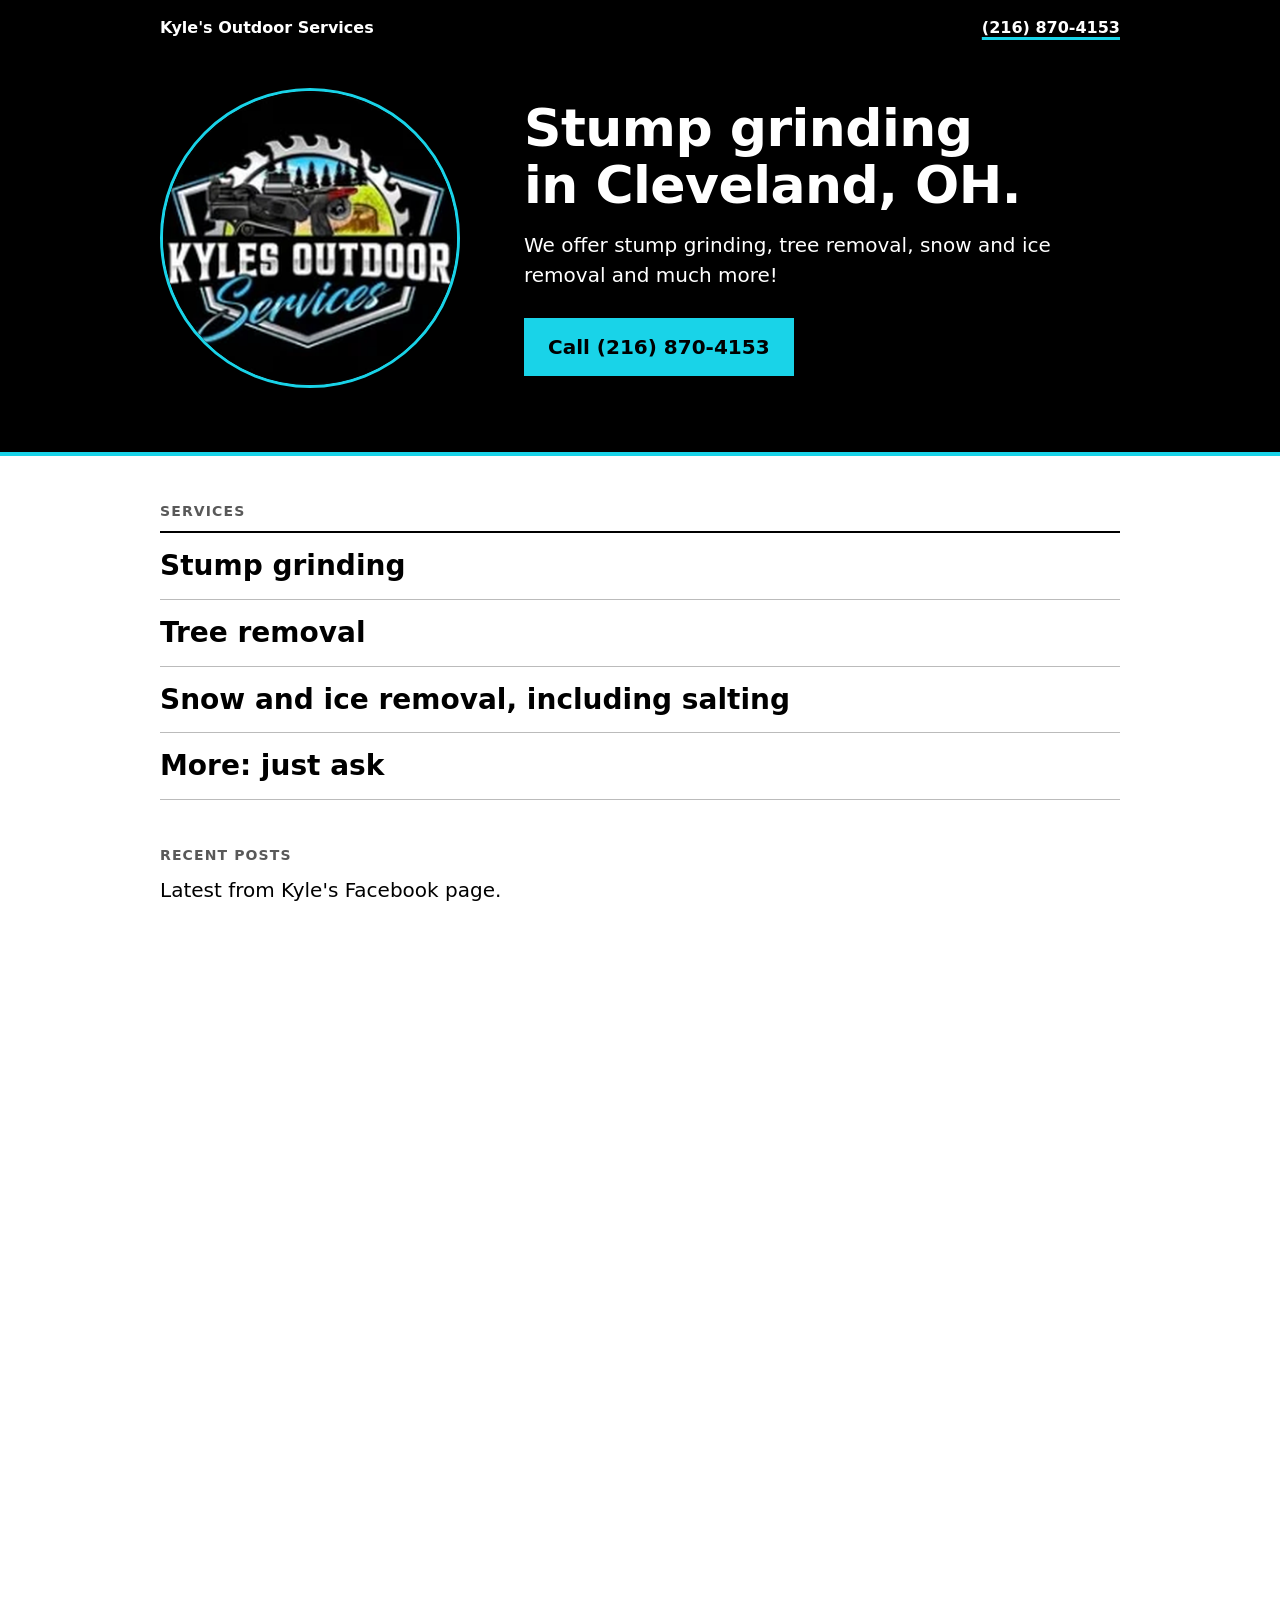
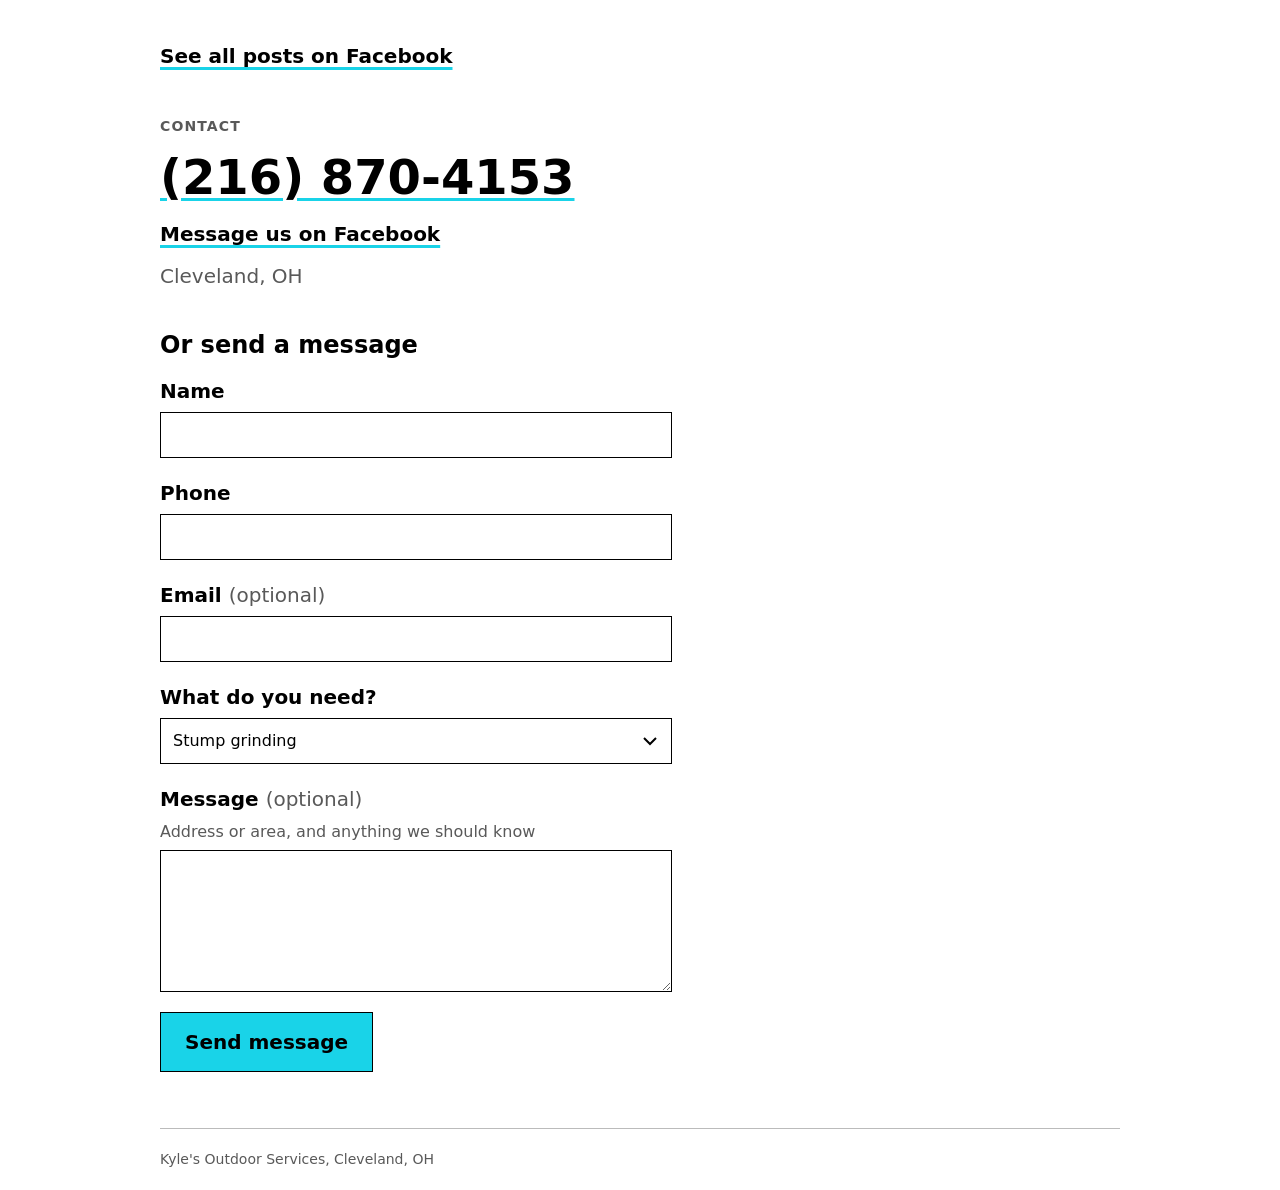
<file: sites/kyles-outdoor-services/index.html>
<!DOCTYPE html>
<html lang="en">
<head>
  <meta charset="utf-8">
  <meta name="viewport" content="width=device-width, initial-scale=1">
  <title>Kyle's Outdoor Services | Stump Grinding in Cleveland, OH</title>
  <meta name="description" content="Kyle's Outdoor Services in Cleveland, OH. Stump grinding, tree removal, snow and ice removal and more. Call (216) 870-4153.">
  <meta name="theme-color" content="#000000">
  <meta property="og:type" content="website">
  <meta property="og:title" content="Kyle's Outdoor Services | Cleveland, OH">
  <meta property="og:description" content="Stump grinding, tree removal, snow and ice removal and more in Cleveland, OH. Call (216) 870-4153.">
  <meta property="og:url" content="https://kyles-outdoor-services.netlify.app/">
  <meta property="og:image" content="https://kyles-outdoor-services.netlify.app/images/logo.png">
  <meta property="og:image:alt" content="Kyle's Outdoor Services logo: a saw blade and tracked stump grinder in a black circle">
  <meta name="twitter:card" content="summary">
  <link rel="canonical" href="https://kyles-outdoor-services.netlify.app/">
  <link rel="stylesheet" href="styles.css">

  <script type="application/ld+json">
  {
    "@context": "https://schema.org",
    "@type": "LocalBusiness",
    "name": "Kyle's Outdoor Services",
    "url": "https://kyles-outdoor-services.netlify.app/",
    "image": "https://kyles-outdoor-services.netlify.app/images/logo.png",
    "telephone": "+1-216-870-4153",
    "address": {
      "@type": "PostalAddress",
      "addressLocality": "Cleveland",
      "addressRegion": "OH"
    },
    "areaServed": "Cleveland, OH",
    "sameAs": [
      "https://www.facebook.com/p/Kyles-Outdoor-Services-100086757270905/"
    ]
  }
  </script>
</head>
<body>
  <div class="hero">
    <header class="wrap top">
      <p class="name">Kyle's Outdoor Services</p>
      <a class="top-phone" href="tel:+12168704153">(216) 870-4153</a>
    </header>

    <div class="wrap hero-grid">
      <img class="hero-logo" src="images/logo.png" alt="Kyle's Outdoor Services logo: a saw blade and tracked stump grinder in a black circle" width="300" height="300">
      <div class="hero-text">
        <h1>Stump grinding in Cleveland, OH.</h1>
        <p>We offer stump grinding, tree removal, snow and ice removal and much more!</p>
        <p><a class="button" href="tel:+12168704153">Call (216) 870-4153</a></p>
      </div>
    </div>
  </div>

  <main>
    <section class="wrap" aria-labelledby="services-h">
      <h2 id="services-h">Services</h2>
      <ul class="rows">
        <li>Stump grinding</li>
        <li>Tree removal</li>
        <li>Snow and ice removal, including salting</li>
        <li>More: just ask</li>
      </ul>
    </section>

    <section class="wrap" id="posts" aria-labelledby="posts-h">
      <h2 id="posts-h">Recent posts</h2>
      <p>Latest from Kyle's Facebook page.</p>
      <div class="fb-embed">
        <iframe
          src="https://www.facebook.com/plugins/page.php?href=https%3A%2F%2Fwww.facebook.com%2Fp%2FKyles-Outdoor-Services-100086757270905%2F&amp;tabs=timeline&amp;width=500&amp;height=700&amp;small_header=true&amp;hide_cover=true&amp;show_facepile=false"
          title="Recent posts from Kyle's Outdoor Services on Facebook"
          width="500" height="700" loading="lazy" scrolling="no" frameborder="0"
          allow="encrypted-media"></iframe>
      </div>
      <script>
        (function () {
          var box = document.querySelector('.fb-embed');
          var frame = box && box.querySelector('iframe');
          if (!frame) return;
          function fit() { frame.style.transform = 'scale(' + (box.clientWidth / 500) + ')'; }
          fit();
          window.addEventListener('load', fit);
          if (window.ResizeObserver) new ResizeObserver(fit).observe(box);
          else window.addEventListener('resize', fit);
        })();
      </script>
      <p class="fb-link"><a href="https://www.facebook.com/p/Kyles-Outdoor-Services-100086757270905/" rel="noopener">See all posts on Facebook</a></p>
    </section>

    <section class="wrap" id="contact" aria-labelledby="contact-h">
      <h2 id="contact-h">Contact</h2>
      <p class="big-phone"><a href="tel:+12168704153">(216) 870-4153</a></p>
      <p><a href="https://www.facebook.com/p/Kyles-Outdoor-Services-100086757270905/" rel="noopener">Message us on Facebook</a></p>
      <p class="muted">Cleveland, OH</p>

      <h3 class="form-h" id="form-h">Or send a message</h3>
      <form class="form" name="contact" method="POST" action="/thanks.html" data-netlify="true" data-netlify-honeypot="bot-field" aria-labelledby="form-h">
        <input type="hidden" name="form-name" value="contact">
        <div class="hp">
          <label>Don't fill this out <input name="bot-field" tabindex="-1" autocomplete="off"></label>
        </div>

        <div class="field">
          <label for="f-name">Name</label>
          <input id="f-name" name="name" type="text" autocomplete="name" required>
        </div>
        <div class="field">
          <label for="f-phone">Phone</label>
          <input id="f-phone" name="phone" type="tel" autocomplete="tel" required>
        </div>
        <div class="field">
          <label for="f-email">Email <span class="opt">(optional)</span></label>
          <input id="f-email" name="email" type="email" autocomplete="email">
        </div>
        <div class="field">
          <label for="f-need">What do you need?</label>
          <select id="f-need" name="need">
            <option>Stump grinding</option>
            <option>Tree removal</option>
            <option>Snow and ice removal / salting</option>
            <option>Something else</option>
          </select>
        </div>
        <div class="field">
          <label for="f-message">Message <span class="opt">(optional)</span></label>
          <span class="hint" id="f-message-hint">Address or area, and anything we should know</span>
          <textarea id="f-message" name="message" rows="5" aria-describedby="f-message-hint"></textarea>
        </div>

        <button class="button" type="submit">Send message</button>
      </form>
    </section>
  </main>

  <footer class="footer wrap">
    <p>Kyle's Outdoor Services, Cleveland, OH</p>
  </footer>

  <a class="callbar" href="tel:+12168704153">Call (216) 870-4153</a>
</body>
</html>
</file>
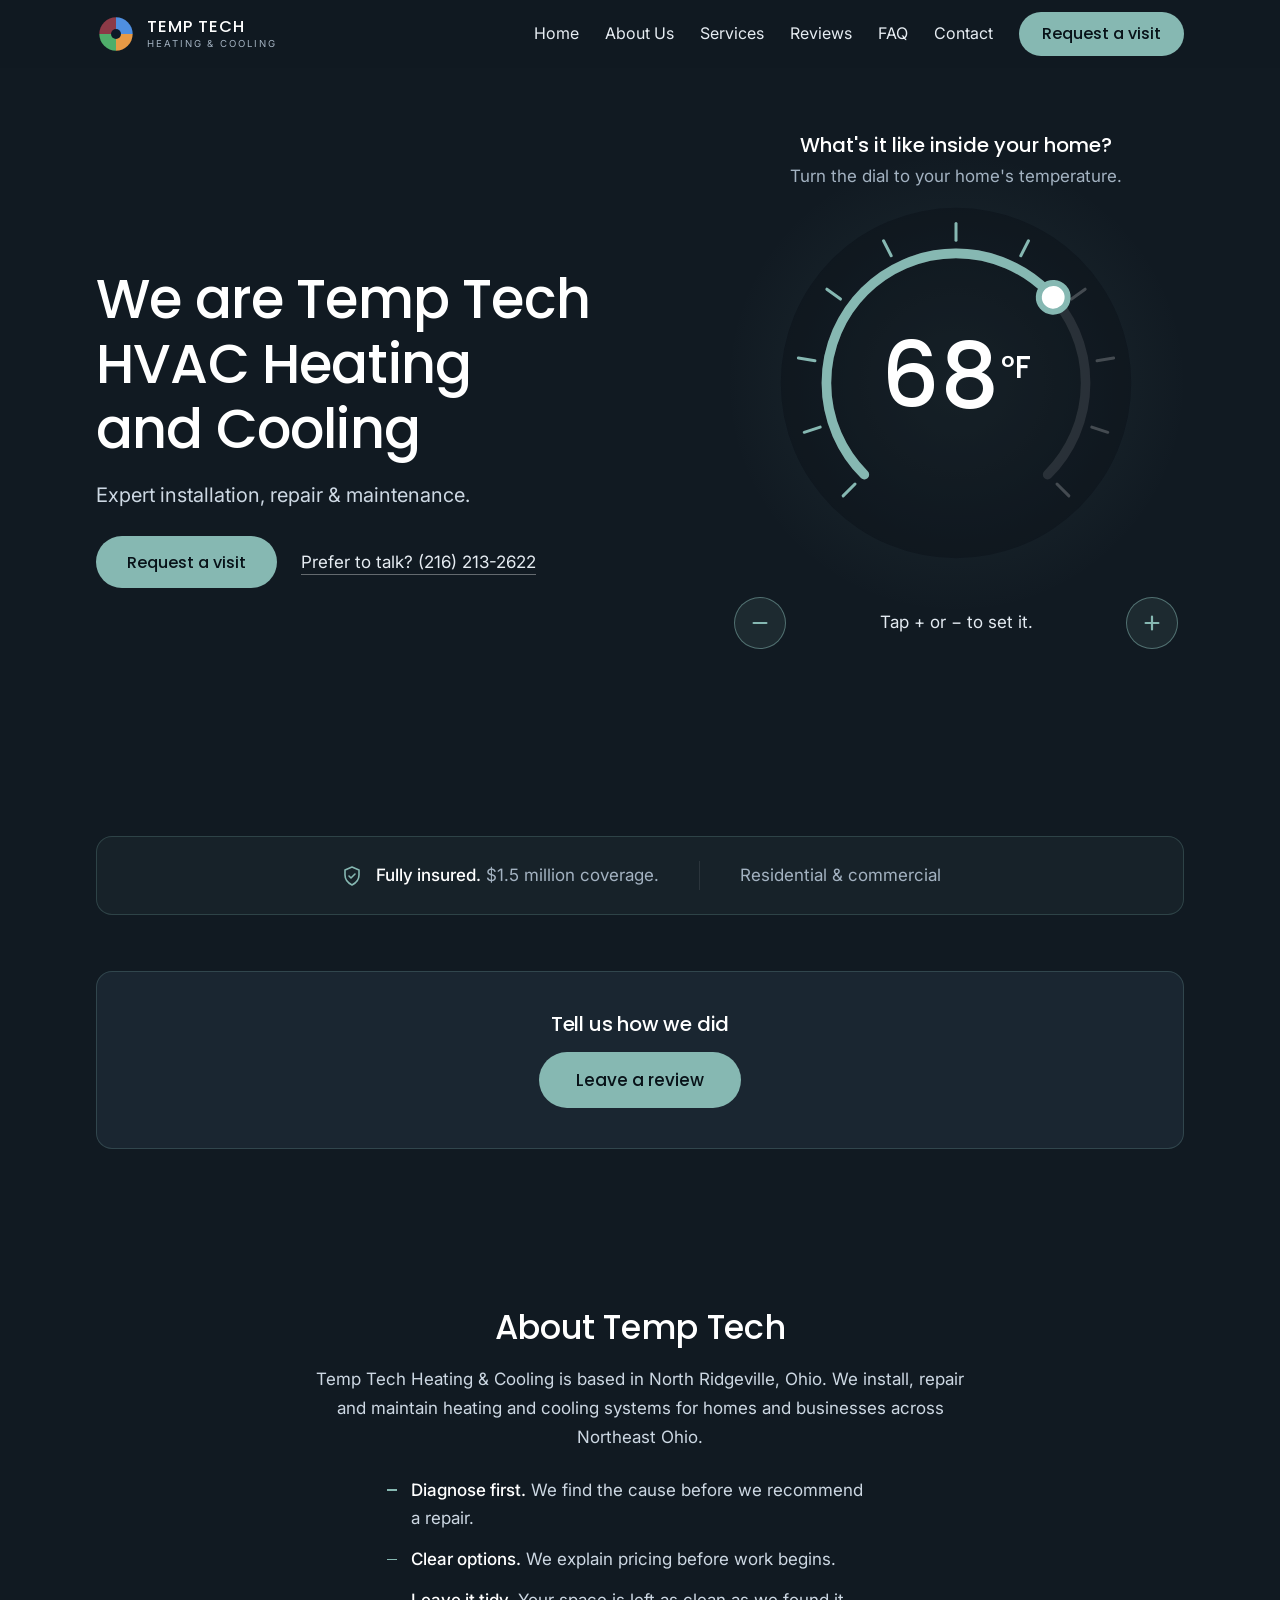
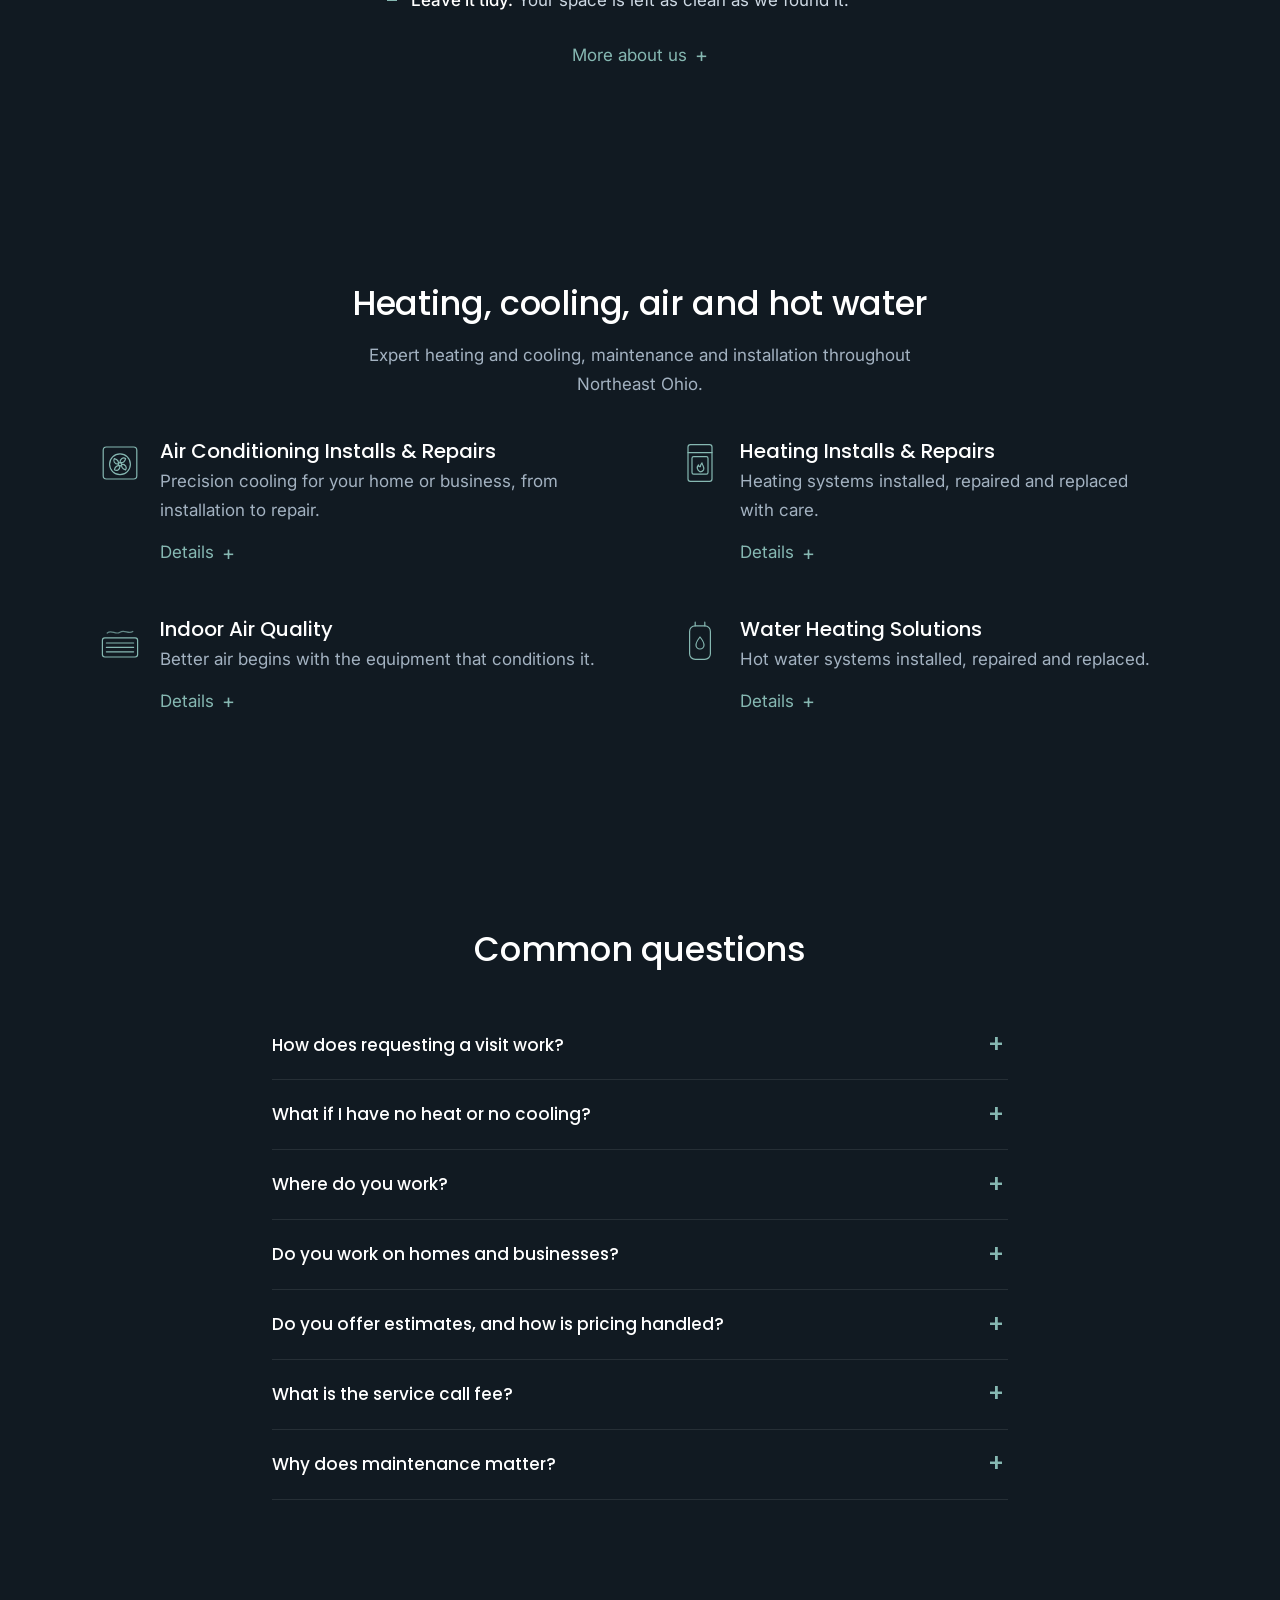
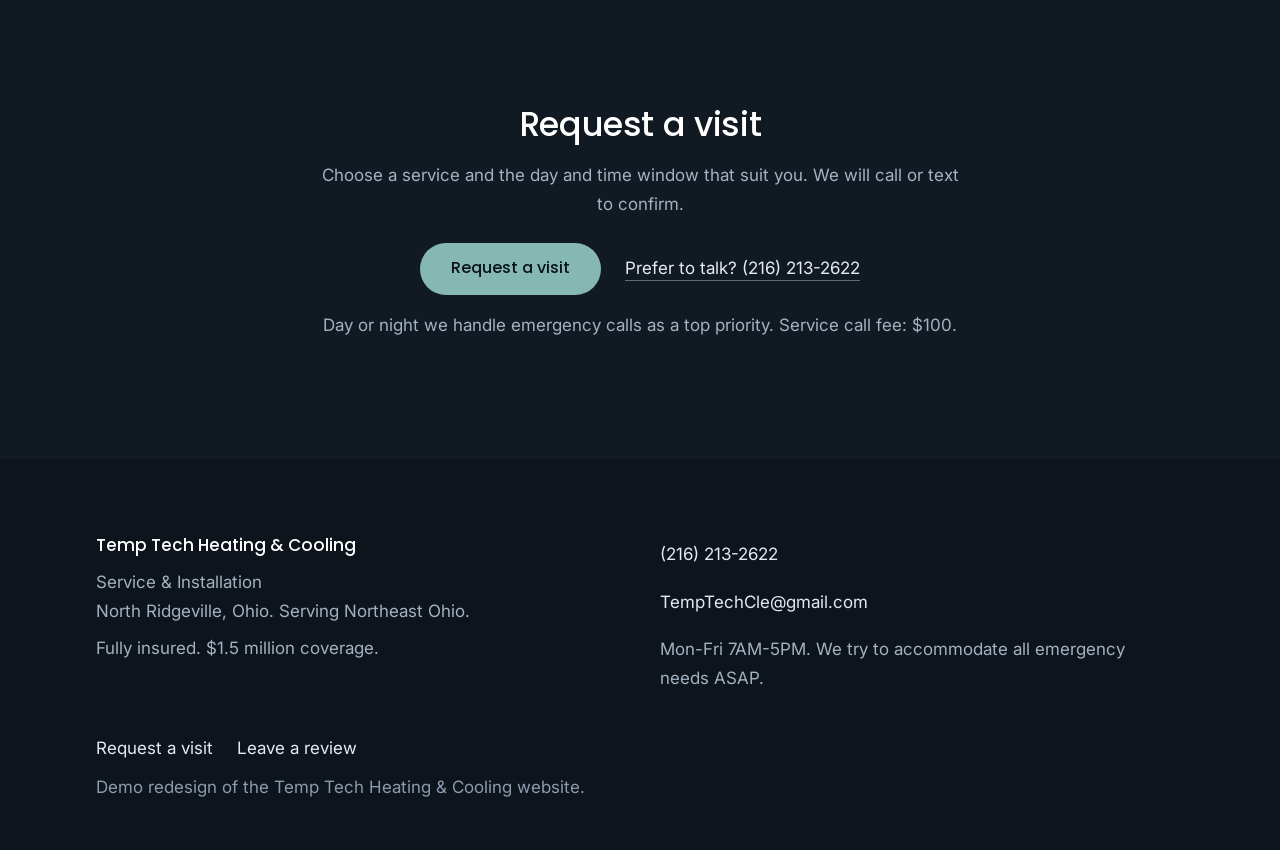
<file: sites/temp-tech-hvac/index.html>
<!DOCTYPE html>
<!--
  TO CONFIRM WITH THE CLIENT before launch (nothing below is shown to visitors as unfinished):
  - Service descriptions (four services), FAQ answers, the three "How we work" principles
  - Hours (Mon-Fri 7AM-5PM is from the current site), service area wording, insurance wording ($1.5 million coverage)
  - Logo: the inline SVG is a stand-in for the real file; photos: the "Our work" band uses illustrations until real project photos exist
  - LICENSING: do NOT claim "licensed" or "bonded" anywhere, and show no licence numbers, until the client supplies licence details.
  - Request form and weather: front-end only; see SCHEDULING.md to connect the request form
-->
<html lang="en">
<head>
<meta charset="utf-8">
<meta name="viewport" content="width=device-width, initial-scale=1, viewport-fit=cover">
<title>Temp Tech Heating &amp; Cooling | HVAC Service &amp; Installation in North Ridgeville, Ohio</title>
<meta name="description" content="Temp Tech Heating &amp; Cooling provides HVAC installation, repair and maintenance, based in North Ridgeville, Ohio. Call (216) 213-2622 or request a visit.">
<meta name="theme-color" content="#111a22">
<script>document.documentElement.className='js';</script>
<link rel="preconnect" href="https://fonts.googleapis.com">
<link rel="preconnect" href="https://fonts.gstatic.com" crossorigin>
<link rel="stylesheet" href="https://fonts.googleapis.com/css2?family=Poppins:wght@500&family=Inter:wght@400;500&display=swap" media="print" onload="this.media='all'">
<noscript><link rel="stylesheet" href="https://fonts.googleapis.com/css2?family=Poppins:wght@500&family=Inter:wght@400;500&display=swap"></noscript>
<script>
/* =====================================================================
   REVIEWS CONFIG  (owner fills this with REAL Google data only)
   - Never invent reviews, ratings, counts or names. Leave empty until real.
   - To add reviews: open the Google Business Profile reviews, and copy each review
     exactly as written (same text, same rating) into `reviews`. Do not edit the
     wording and do not pick only the flattering ones in a misleading way.
     author = first name + initial (e.g. "Jane D."), rating = whole number 1-5,
     dateISO = "2026-09-14", sourceUrl = link to the review on Google (optional).
   - aggregate = the real average and total shown on the Google profile, e.g.
     {rating:4.9, count:38}. Used for the "4.9 . 38 Google reviews" line and the
     aggregateRating structured data. Leave both null if unknown.
   - googleWriteReviewUrl = "https://search.google.com/local/writereview?placeid=PLACE_ID"
     (owner supplies the Place ID). If empty, the button falls back to a Google Maps
     search for the business so it still works.
   - Reviews are shown with Google attribution ("Reviews from Google").
   (A test harness may define window.REVIEWS_CONFIG before this runs; production does not.)
   ===================================================================== */
window.REVIEWS_CONFIG=window.REVIEWS_CONFIG||{
  googleWriteReviewUrl:'',
  googleProfileUrl:'',
  aggregate:{rating:null,count:null},
  /* Entry shape: {author:'Jane D.', rating:5, text:'...as written...', dateISO:'2026-09-14', sourceUrl:''}
     An entry with sample:true is a design preview: it shows a "Sample review" badge, is never counted in the
     aggregate, never appears in structured data, and must never be used on the live site. */
  reviews: [] /*REVIEWS_DATA*/
};
</script>
<script type="application/ld+json">
{
  "@context": "https://schema.org",
  "@type": "HVACBusiness",
  "name": "Temp Tech Heating & Cooling",
  "slogan": "Service & Installation",
  "description": "HVAC installation, repair and maintenance for residential and commercial properties in North Ridgeville and throughout Northeast Ohio.",
  "areaServed": "Northeast Ohio",
  "hasOfferCatalog": {
    "@type": "OfferCatalog",
    "name": "HVAC services",
    "itemListElement": [
      {"@type": "Offer", "itemOffered": {"@type": "Service", "name": "Air Conditioning Installs & Repairs"}},
      {"@type": "Offer", "itemOffered": {"@type": "Service", "name": "Heating Installs & Repairs"}},
      {"@type": "Offer", "itemOffered": {"@type": "Service", "name": "Indoor Air Quality"}},
      {"@type": "Offer", "itemOffered": {"@type": "Service", "name": "Water Heating Solutions"}}
    ]
  },
  "telephone": "+12162132622",
  "email": "TempTechCle@gmail.com",
  "address": { "@type": "PostalAddress", "addressLocality": "North Ridgeville", "addressRegion": "OH", "addressCountry": "US" },
  "openingHoursSpecification": [{
    "@type": "OpeningHoursSpecification",
    "dayOfWeek": ["Monday","Tuesday","Wednesday","Thursday","Friday"],
    "opens": "07:00", "closes": "17:00"
  }]
}
</script>
<style>
:root{
  /* Theme vars below are re-written by JS from one temperature value (0-100F). Defaults = neutral (65-72F). */
  --bg:rgb(17,26,34); --bg3:rgb(13,20,27);
  --surface:rgb(26,38,49); --surface2:rgb(35,50,63);
  --bg-rgb:17,26,34; --bg3-rgb:13,20,27;
  --accent:rgb(134,184,178); --accent-rgb:134,184,178; --accent-hi:rgb(156,197,191); --accent-text:rgb(134,184,178); --on-accent:rgb(8,18,24); --focus:rgb(156,197,191);
  --hero-b:rgb(27,39,47);
  --line:rgba(255,255,255,.09);
  --line-accent:rgba(var(--accent-rgb),.22);
  --text:#e6ecf2; --muted:#a3b2c1;
  --sand:#d9c19a; --sand-soft:#e8d8bb;
  --radius:16px;
  /* layout + one spacing scale + five type steps, two weights (400 / 500) */
  --g:max(clamp(16px,5vw,40px),env(safe-area-inset-left),env(safe-area-inset-right)); --wrap:68rem; --measure:60ch;
  --s1:8px; --s2:16px; --s3:24px; --s4:40px; --s5:72px;
  --fs-1:clamp(2rem,1.15rem + 3.4vw,3.4rem); --fs-2:clamp(1.5rem,1.15rem + 1.3vw,2.1rem); --fs-3:1.25rem; --fs-4:1.0625rem; --fs-5:.875rem;
  --font-head:"Poppins",system-ui,-apple-system,"Segoe UI",Roboto,sans-serif;
  --font-body:"Inter",system-ui,-apple-system,"Segoe UI",Roboto,sans-serif;
  --ease:cubic-bezier(.22,.8,.3,1);
}
*{box-sizing:border-box}
[hidden]{display:none!important}
html{scroll-behavior:smooth;scroll-padding-top:76px}
body{margin:0;font-family:var(--font-body);font-size:var(--fs-4);font-weight:400;color:var(--text);background:var(--bg);line-height:1.7;padding-bottom:calc(84px + env(safe-area-inset-bottom));-webkit-text-size-adjust:100%}
img,svg{max-width:100%}
a{color:var(--accent-hi)}
h1,h2,h3{font-family:var(--font-head);font-weight:500;line-height:1.2;margin:0 0 .5em;color:#fff;text-wrap:balance}
h1{font-size:var(--fs-1);letter-spacing:-.015em}
h2{font-size:var(--fs-2);letter-spacing:-.01em}
h3{font-size:var(--fs-3)}
p{margin:0 0 1em;text-wrap:pretty}
li,dd{text-wrap:pretty}
/* One shared container: header, every section and the footer use it, so they share one centre axis. */
.wrap{width:min(100% - 2*var(--g),var(--wrap));margin-inline:auto;padding:0}
.sec{padding:clamp(56px,8vw,112px) 0}
.sec.tight{padding:clamp(32px,5vw,56px) 0}
.section-head{max-width:var(--measure);margin:0 auto var(--s4);text-align:center}
.section-head p{color:var(--muted);margin:0 auto}
.sr{position:absolute;width:1px;height:1px;overflow:hidden;clip:rect(0 0 0 0);white-space:nowrap}
.skip{position:absolute;left:-999px;top:0;background:#fff;color:#000;padding:10px 14px;z-index:200}
.skip:focus{left:8px;top:8px}
:focus-visible{outline:2px solid var(--focus);outline-offset:3px}
.js-only{display:none}.js .js-only{display:block}.js .nojs-only{display:none}

/* Buttons */
.btn{display:inline-flex;align-items:center;justify-content:center;gap:9px;font-family:var(--font-head);font-weight:500;font-size:1rem;text-decoration:none;border:1.5px solid transparent;border-radius:999px;padding:14px 30px;cursor:pointer;transition:background .25s,border-color .25s,transform .2s var(--ease);min-height:52px;line-height:1.2;text-align:center}
.btn:active{transform:scale(.985)}
.btn-primary{background:var(--accent);color:var(--on-accent)}
.btn-primary:hover{background:var(--accent-hi)}
.btn-ghost{background:transparent;color:#fff;border-color:rgba(255,255,255,.32)}
.btn-ghost:hover{border-color:rgba(255,255,255,.7)}
.text-link{display:inline-flex;align-items:center;min-height:48px;color:var(--text);text-decoration:underline;text-decoration-color:rgba(255,255,255,.35);text-underline-offset:6px}
.text-link:hover{color:#fff;text-decoration-color:#fff}

/* Header */
header.site{position:sticky;top:0;z-index:50;background:rgba(var(--bg-rgb),.9);-webkit-backdrop-filter:blur(12px);backdrop-filter:blur(12px)}
.bar{display:flex;align-items:center;justify-content:space-between;height:68px}
.brand{display:flex;align-items:center;gap:11px;text-decoration:none;color:#fff;min-height:48px}
.brand svg{width:40px;height:40px;flex:none}
.brand .name{font-family:var(--font-head);font-weight:500;font-size:1.02rem;letter-spacing:.06em;line-height:1}
.brand .name small{display:block;font-family:var(--font-body);font-weight:400;font-size:.6rem;letter-spacing:.2em;color:var(--muted);margin-top:4px}
nav ul{list-style:none;margin:0;padding:0;display:flex;gap:2px;align-items:center}
nav a{color:var(--text);text-decoration:none;font-size:1rem;padding:10px 12px;border-radius:10px;display:block}
nav a:hover{color:#fff;background:rgba(255,255,255,.06)}
nav a.btn{margin-left:12px;padding:10px 22px;min-height:44px;color:var(--on-accent)}
nav a.btn:hover{background:var(--accent-hi)}
.menu-btn{display:none;background:none;border:0;color:#fff;padding:12px;cursor:pointer;border-radius:10px}
.menu-btn svg{display:block}
@media(max-width:1000px){
  .menu-btn{display:block}
  nav{position:absolute;left:0;right:0;top:68px;background:var(--bg);display:none;padding:8px var(--g) 22px}
  nav.open{display:block}
  nav ul{flex-direction:column;align-items:stretch;gap:2px}
  nav a{padding:15px 10px;font-size:var(--fs-4)}
  nav a.btn{margin:12px 0 0}
}

/* Hero: headline, one line, the dial, one button */
.hero{background:var(--bg);padding:clamp(20px,5vw,80px) 0 clamp(40px,7vw,96px);position:relative;display:grid;align-items:center;min-height:clamp(0px,74dvh,780px)}
.hero-grid{display:grid;gap:clamp(20px,5vw,40px);grid-template-areas:"copy" "dial" "cta"}
.hero-copy{grid-area:copy;text-align:center}.dial-wrap{grid-area:dial}.hero-cta{grid-area:cta;text-align:center}
.hero h1{margin-bottom:var(--s2)}
.hero p.lead{font-size:var(--fs-3);color:#cdd8e3;max-width:30ch;margin:0 auto}
.hero .actions{display:flex;flex-wrap:wrap;gap:0 var(--s3);align-items:center;justify-content:center}
@media(min-width:920px){
  .hero-grid{grid-template-columns:1.1fr .9fr;grid-template-areas:"copy dial" "cta dial";align-items:center;column-gap:clamp(40px,6vw,80px);row-gap:var(--s3)}
  .hero-copy{text-align:left;align-self:end}.hero-cta{text-align:left;align-self:start}
  .hero p.lead{margin-inline:0}.hero .actions{justify-content:flex-start}
}
.dial-wrap{display:none;justify-items:center;gap:4px}
.js .dial-wrap{display:grid}
.dial-ask{font-family:var(--font-head);font-weight:500;font-size:var(--fs-3);color:#fff;margin:0;text-align:center;line-height:1.3;text-wrap:balance}
.dial-sub{margin:0;color:var(--muted);text-align:center}
.dial{position:relative;width:min(280px,74vw);aspect-ratio:1;border-radius:50%;touch-action:pan-y;cursor:grab;-webkit-tap-highlight-color:transparent;user-select:none;-webkit-user-select:none;margin:var(--s1) 0}
.dial.drag{cursor:grabbing}
@media(min-width:920px){.dial{width:min(360px,100%)}}
.knob-hit{position:absolute;width:60px;height:60px;transform:translate(-50%,-50%);border-radius:50%;touch-action:none;cursor:grab;z-index:2;left:50%;top:50%}
.dial::before{content:"";position:absolute;inset:-14%;border-radius:50%;background:radial-gradient(closest-side,rgba(var(--accent-rgb),.12),transparent);pointer-events:none}
.dial svg{position:relative;width:100%;height:100%;display:block;overflow:visible}
.dial .face{fill:rgba(8,14,20,.4);stroke:none}
.dial .track{stroke:rgba(255,255,255,.1)}
.dial .prog{stroke:var(--accent)}
.dial .tk{stroke:rgba(255,255,255,.22);stroke-width:2.5;stroke-linecap:round;transition:stroke .2s}
.dial .tk.on{stroke:var(--accent)}
.dial .knob{fill:#fff;stroke:var(--accent);stroke-width:5}
.dial #numText{font-family:var(--font-head);font-weight:500;fill:#fff;transform-box:fill-box;transform-origin:center}
.dial #numText.pulse{animation:pulse .28s var(--ease)}
@keyframes pulse{from{transform:scale(1.05)}to{transform:scale(1)}}
.dial:focus-visible{outline:none}
.dial:focus-visible .face{stroke:var(--focus);stroke-width:4}
/* the readout line, flanked by large round -/+ buttons */
.dial-read{display:flex;align-items:center;justify-content:center;gap:var(--s2);width:100%;min-height:96px}
.step-btn{flex:none;width:52px;height:52px;border-radius:50%;border:1.5px solid rgba(var(--accent-rgb),.5);background:rgba(var(--accent-rgb),.1);color:var(--accent-text);display:grid;place-items:center;cursor:pointer;padding:0;touch-action:manipulation;-webkit-user-select:none;user-select:none;-webkit-touch-callout:none;transition:background .2s}
.step-btn:hover{background:rgba(var(--accent-rgb),.22)}
.step-btn[aria-disabled="true"]{opacity:.4;cursor:default}
.dial-msg{margin:0;flex:1;min-width:0;text-align:center;color:#e3eaf1;display:flex;align-items:center;justify-content:center;gap:8px;max-width:28ch}
.dial-meta{min-height:48px;display:flex;align-items:center;justify-content:center;flex-wrap:nowrap;white-space:nowrap;gap:0 var(--s2);text-align:center;color:var(--muted)}
.ldot{display:inline-block;width:8px;height:8px;border-radius:50%;background:var(--accent);flex:none;animation:ping 2.4s ease-out infinite}
@keyframes ping{0%{box-shadow:0 0 0 0 rgba(var(--accent-rgb),.5)}70%,100%{box-shadow:0 0 0 8px rgba(var(--accent-rgb),0)}}
.link-btn{font:inherit;color:var(--accent-text);background:none;border:0;padding:0 4px;min-height:48px;cursor:pointer;text-decoration:underline;text-underline-offset:6px}
.phone-urgent{color:var(--accent-hi)}

/* Trust frame + reviews panel read as a pair: same thin accent border, same radius, soft tinted surface */
.frame,.rv-panel{border:1px solid var(--line-accent);border-radius:var(--radius)}
.strip{padding:clamp(8px,2vw,24px) 0 0}
.strip .frame{list-style:none;margin:0 auto;padding:var(--s3) clamp(20px,4vw,var(--s4));display:flex;flex-direction:column;align-items:center;gap:var(--s1);text-align:center;color:var(--muted);background:rgba(var(--accent-rgb),.05)}
.strip strong{color:#fff;font-weight:500}
.frame .ins{display:flex;align-items:center;justify-content:center;gap:12px;text-align:left}
.frame .ins svg{width:24px;height:24px;flex:none;color:var(--accent-text)}
@media(min-width:760px){.strip .frame{display:grid;grid-template-columns:auto auto;justify-content:center;gap:0}.strip .frame li+li{border-left:1px solid var(--line);margin-left:var(--s4);padding-left:var(--s4)}}

/* Reviews panel (compact; the empty state is one line plus the button) */
.has-rv .section-head{margin-bottom:var(--s4)}
/* The one featured trust moment: a lifted, edge-to-edge band between the trust line and About */
#reviews .rv-panel{--pp:clamp(20px,4vw,48px);background:var(--surface);padding:clamp(24px,4vw,40px) var(--pp);overflow:hidden}
.has-rv .rv-panel{padding-top:clamp(32px,5vw,56px);padding-bottom:clamp(32px,5vw,56px)}
#reviews .section-head{margin-bottom:var(--s2)}
#reviews .section-head h2{font-size:var(--fs-3);margin:0}
.has-rv .section-head h2{font-size:var(--fs-2)}
.btn-lg{min-height:56px;padding:16px 36px;font-size:1.0625rem}

/* About */
.about{max-width:var(--measure);margin:0 auto;text-align:center}
.about p{color:#cdd8e3}
.principles{list-style:none;margin:var(--s3) auto var(--s2);padding:0;display:grid;gap:12px;text-align:left;max-width:46ch;color:#cdd8e3}
.principles li{position:relative;padding-left:24px}
.principles li::before{content:"";position:absolute;left:0;top:.8em;width:10px;height:1.5px;background:var(--accent)}
.principles b{font-weight:500;color:#fff}
.disc>summary,.svc summary{display:inline-flex;align-items:center;gap:8px;cursor:pointer;color:var(--accent-text);list-style:none;min-height:48px}
.disc>summary::-webkit-details-marker,.svc summary::-webkit-details-marker{display:none}
.disc>summary::after,.svc summary::after{content:"+";font-size:1.25rem;line-height:1}
.disc[open]>summary::after,.svc details[open] summary::after{content:"\2212"}
.disc .inner{text-align:left;padding-top:var(--s1)}
.checks{list-style:none;padding:0;margin:0;display:grid;gap:12px;color:#cdd8e3}
.checks li{position:relative;padding-left:24px}
.checks li::before{content:"";position:absolute;left:0;top:.8em;width:10px;height:1.5px;background:var(--accent)}

/* Services: icon, name, one sentence; the longer text sits behind "Details" */
.svc{display:grid;gap:var(--s4) var(--s5);grid-template-columns:1fr}
@media(min-width:760px){.svc{grid-template-columns:repeat(2,1fr)}}
.svc article{display:grid;grid-template-columns:48px 1fr;gap:0 var(--s2);align-items:start}
.svc .ico{grid-row:1 / span 3;color:var(--accent-text);width:48px;height:48px}
.svc .ico svg{width:100%;height:100%}
.svc h3{margin:0 0 4px}
.svc p{color:var(--muted);margin:0 0 4px;max-width:40ch}
.svc details p{margin:0 0 var(--s1)}

/* FAQ */
.faq{max-width:46rem;margin-inline:auto}
.faq details{border-bottom:1px solid var(--line)}
.faq summary{cursor:pointer;padding:20px 44px 20px 0;list-style:none;position:relative;font-family:var(--font-head);font-weight:500;font-size:var(--fs-4);color:#fff;min-height:56px}
.faq summary::-webkit-details-marker{display:none}
.faq summary::after{content:"+";position:absolute;right:4px;top:50%;transform:translateY(-50%);font-size:1.5rem;color:var(--accent-text);line-height:1}
.faq details[open] summary::after{content:"\2212"}
.faq .ans{padding:0 0 var(--s3);color:#cdd8e3;max-width:60ch}
.faq .ans p{margin:0}
.call-block{display:inline-flex;align-items:center;min-height:48px}
.fee-note{color:var(--muted);margin:var(--s2) 0 0}
.fee-short{margin:12px 0 0;color:var(--sand-soft)}
.chk{display:flex;gap:12px;align-items:flex-start;min-height:48px;padding:10px 0;cursor:pointer}
.chk input{width:24px;height:24px;margin:2px 0 0;flex:none;accent-color:var(--accent);cursor:pointer}
.btn:disabled{opacity:.45;cursor:not-allowed}

/* Closing request panel */
.contact{max-width:var(--measure);margin:0 auto;text-align:center}
.contact h2{margin-bottom:var(--s2)}
.contact p{color:var(--muted)}
.contact .actions{display:flex;flex-wrap:wrap;gap:0 var(--s3);align-items:center;justify-content:center;margin:var(--s3) 0 var(--s2)}
.contact .note{margin:var(--s3) 0 0;color:var(--muted)}

/* Footer: minimal */
footer.site-foot{background:var(--bg3);color:var(--muted);padding:var(--s5) 0 var(--s4)}
footer.site-foot a{color:#e3eaf1;text-decoration:none;display:inline-flex;align-items:center;min-height:48px}
footer.site-foot a:hover{text-decoration:underline}
footer.site-foot p{margin:0 0 var(--s1)}
.fgrid{display:grid;gap:var(--s4);text-align:center;justify-items:center}
@media(min-width:760px){.fgrid{grid-template-columns:1fr 1fr;text-align:left;justify-items:stretch}}
.fname{color:#fff;font-family:var(--font-head);font-weight:500}
.flinks{display:flex;flex-wrap:wrap;gap:0 var(--s3);justify-content:center;margin-top:var(--s3)}
@media(min-width:760px){.flinks{justify-content:flex-start}}
footer .demo{margin-top:var(--s4);color:#8b9bad;text-align:center}
@media(min-width:760px){footer .demo{text-align:left}}

/* Mobile bar */
.callbar{position:fixed;left:0;right:0;bottom:0;z-index:60;background:rgba(var(--bg3-rgb),.96);-webkit-backdrop-filter:blur(10px);backdrop-filter:blur(10px);padding:10px var(--g) calc(10px + env(safe-area-inset-bottom));display:flex;gap:10px}
.callbar .btn{padding:12px 10px;min-height:54px}
.callbar .btn-ghost{flex:0 0 38%}
.callbar .btn-primary{flex:1}
@media(min-width:1001px){.callbar{display:none}body{padding-bottom:0}}

/* Compact temperature control */
.tpill{position:fixed;right:14px;bottom:calc(92px + env(safe-area-inset-bottom));right:max(14px,env(safe-area-inset-right));z-index:55;display:flex;align-items:center;gap:2px;padding:4px;border-radius:999px;background:rgba(var(--bg3-rgb),.94);-webkit-backdrop-filter:blur(10px);backdrop-filter:blur(10px);border:1px solid var(--line-accent);box-shadow:0 8px 24px rgba(0,0,0,.35);opacity:0;visibility:hidden;transform:translateY(12px);transition:opacity .3s var(--ease),transform .3s var(--ease),visibility 0s .3s}
.tpill.show{opacity:1;visibility:visible;transform:none;transition:opacity .3s var(--ease),transform .3s var(--ease)}
@media(min-width:1001px){.tpill{right:22px;bottom:22px}}
.tp-btn{width:48px;height:48px;border-radius:50%;border:0;background:rgba(var(--accent-rgb),.12);color:var(--accent-text);cursor:pointer;display:grid;place-items:center;touch-action:manipulation;-webkit-user-select:none;user-select:none;-webkit-touch-callout:none;transition:background .2s}
.tp-btn:hover{background:rgba(var(--accent-rgb),.24)}
.tp-btn[aria-disabled="true"]{opacity:.4;cursor:default}
.tp-val{display:flex;align-items:center;gap:6px;min-width:128px;justify-content:center;font-family:var(--font-head);font-weight:500;font-size:.98rem;color:#fff;padding:0 4px}

/* Reviews */
.rv-actions{display:flex;flex-wrap:wrap;gap:0 24px;align-items:center;justify-content:center}
.rv-fine{margin:16px 0 0;color:var(--muted);text-align:center}
.stars{display:inline-flex;gap:3px;color:var(--accent-text);line-height:0}
.stars svg{width:18px;height:18px;flex:none}
.stars svg.off{opacity:.25}
.rv-agg{display:flex;align-items:center;justify-content:center;flex-wrap:wrap;gap:6px 16px;margin:0 0 var(--s4);color:#dbe4ed;font-size:var(--fs-3)}
.rv-agg b{font-family:var(--font-head);font-weight:500;font-size:var(--fs-1);color:#fff;line-height:1}
.rv-agg .stars svg{width:28px;height:28px}
.stars svg{width:20px;height:20px}
.rv-wrap{position:relative;margin-bottom:var(--s2)}
.rv-track{display:flex;gap:16px;overflow-x:auto;overflow-y:hidden;scroll-snap-type:x mandatory;margin:0 calc(-1*var(--pp));padding:4px var(--pp) 12px;scroll-padding:0 var(--pp);scrollbar-width:none;overscroll-behavior-x:contain;-webkit-overflow-scrolling:touch}
.rv-track::-webkit-scrollbar{display:none}
.rv-track:focus-visible{outline:2px solid var(--focus);outline-offset:-2px;border-radius:var(--radius)}
.rv-card{position:relative;flex:0 0 84%;scroll-snap-align:start;background:var(--bg);border-radius:var(--radius);padding:var(--s3);display:flex;flex-direction:column;gap:12px;min-width:0}
.rv-card::before{content:"\201C";font-family:var(--font-head);font-size:3.5rem;line-height:.5;height:1.5rem;color:var(--accent);opacity:.55}
.rv-card .stars svg{width:22px;height:22px}
@media(min-width:760px){.rv-card{flex-basis:calc((100% - 32px)/3)}}
@media(min-width:900px){.rv-card:first-child{flex-basis:calc(50% - 8px)}.rv-card:first-child .rv-text{font-size:var(--fs-3);line-height:1.55;-webkit-line-clamp:7}}
.rv-track.single .rv-card{flex:0 1 46rem;margin-inline:auto}
.rv-text{margin:0;color:#e3eaf1;font-size:var(--fs-4);line-height:1.6;display:-webkit-box;-webkit-box-orient:vertical;-webkit-line-clamp:6;overflow:hidden;overflow-wrap:anywhere}
.rv-card.open .rv-text{-webkit-line-clamp:unset;display:block}
.rv-more{align-self:flex-start;font:inherit;font-size:1rem;color:var(--accent-text);background:none;border:0;padding:0;min-height:48px;cursor:pointer;text-decoration:underline;text-underline-offset:4px}
.rv-meta{margin-top:auto;color:var(--muted);display:flex;flex-wrap:wrap;gap:2px 10px}
.rv-meta strong{color:#fff;font-weight:500}
.rv-meta a{color:var(--muted);display:inline-flex;align-items:center;min-height:48px}
.rv-badge{align-self:flex-start;border:1px dashed rgba(217,193,154,.7);background:rgba(217,193,154,.1);color:var(--sand-soft);border-radius:999px;padding:6px 14px;font-size:var(--fs-5);line-height:1.3}
.rv-dots{display:flex;justify-content:center;align-items:center;flex-wrap:wrap}
.rv-dots button{width:48px;height:48px;border:0;background:none;cursor:pointer;display:grid;place-items:center;padding:0}
.rv-dots button::before{content:"";width:9px;height:9px;border-radius:50%;background:rgba(255,255,255,.28);transition:background .25s,transform .25s}
.rv-dots button[aria-current="true"]::before{background:var(--accent);transform:scale(1.35)}
.rv-count{text-align:center;color:var(--muted)}
.rv-nav{display:none;gap:10px;margin-top:8px;justify-content:center}
.rv-nav.on{display:flex}
.rv-nav button{width:48px;height:48px;border-radius:50%;border:1px solid var(--line-accent);background:transparent;color:var(--accent-text);cursor:pointer;display:grid;place-items:center}
.rv-nav button:hover{background:rgba(var(--accent-rgb),.12)}

/* Review sheet: comfort-rating mini thermostat */
dialog#review{--cr-rgb:134,184,178}
.cr-glow{position:absolute;left:50%;top:-30px;width:70%;height:90px;transform:translateX(-50%);border-radius:50%;background:rgb(var(--cr-rgb));opacity:.16;filter:blur(40px);pointer-events:none;transition:background-color .45s}
.cr{touch-action:pan-y;user-select:none;-webkit-user-select:none;cursor:pointer;margin:6px 0;-webkit-tap-highlight-color:transparent}
.cr:focus-visible{outline:2px solid var(--focus);outline-offset:4px;border-radius:20px}
.cr-track{position:relative;height:80px;border-radius:20px;background:rgba(255,255,255,.05);border:1px solid var(--line);overflow:hidden}
.cr-fill{position:absolute;left:0;top:0;bottom:0;width:0;background:rgba(var(--cr-rgb),.26);border-right:2px solid rgb(var(--cr-rgb));transition:width .3s var(--ease),background-color .4s,border-color .4s}
.cr-segs{position:absolute;inset:0;display:grid;grid-template-columns:repeat(5,1fr)}
.cr-segs span{display:grid;place-items:center;font-family:var(--font-head);font-size:1.3rem;color:#d3dde7;border-left:1px solid var(--line)}
.cr-segs span:first-child{border-left:0}
.cr-knob{position:absolute;top:50%;left:10%;width:46px;height:46px;margin:-23px 0 0 -23px;border-radius:50%;background:#fff;border:4px solid rgb(var(--cr-rgb));box-shadow:0 0 0 7px rgba(var(--cr-rgb),.2);opacity:0;transition:left .3s var(--ease),border-color .4s,box-shadow .4s}
.cr.set .cr-knob{opacity:1}
.cr-ends{display:flex;justify-content:space-between;gap:12px;font-size:1rem;color:var(--muted);margin-top:10px}
.cr-read{display:flex;align-items:center;flex-wrap:wrap;gap:6px 16px;margin-top:20px}
.cr-read .stars{color:rgb(var(--cr-rgb));gap:5px}
.cr-read .stars svg{width:30px;height:30px}
.cr-read p{margin:0;font-size:1.05rem}
.cr-read b{font-family:var(--font-head);font-weight:500;font-size:1.6rem;color:#fff}
.chips{border:0;margin:0 0 22px;padding:0}
.chip-row{display:flex;flex-wrap:wrap;gap:10px}
.chip{position:relative;display:block}
.chip input{position:absolute;inset:0;width:100%;height:100%;opacity:0;margin:0;cursor:pointer;z-index:1}
.chip span{display:inline-flex;align-items:center;min-height:48px;padding:10px 18px;border:1.5px solid var(--line);border-radius:999px;font-size:1rem;line-height:1.2;transition:border-color .2s,background-color .2s}
.chip input:checked + span{border-color:rgb(var(--cr-rgb));background:rgba(var(--cr-rgb),.16);color:#fff}
.chip input:focus-visible + span{outline:2px solid var(--focus);outline-offset:2px}
.hint{margin:6px 0 0;font-size:1rem;color:var(--muted)}
.rv-preview{border:1px solid var(--line);border-radius:14px;padding:16px;margin:0 0 18px}
.rv-preview .stars{color:rgb(var(--cr-rgb));margin-bottom:8px}
.rv-preview p{margin:0;white-space:pre-wrap;overflow-wrap:anywhere;user-select:text;-webkit-user-select:text}
.rv-steps{margin:14px 0 0;color:var(--muted);font-size:1rem}
.rv-status{margin:12px 0 0;font-size:1rem;color:#dbe4ed}
.rv-status:empty{display:none}
.rv-status a{color:var(--accent-hi)}
.rv-fallback textarea{width:100%;font:inherit;padding:12px;border-radius:12px;border:1.5px solid rgba(255,255,255,.25);background:rgba(0,0,0,.2);color:#fff;min-height:110px}
.rv-private{margin-top:22px;padding-top:20px;border-top:1px solid var(--line)}
.rv-private .btn{width:100%}
.rv-google{width:100%}
.call-block{display:inline-flex;align-items:center;min-height:48px;font-weight:500}

/* Landscape phones: compact chrome, two-column hero */
@media(max-height:500px){
  header.site{position:static}
  .callbar .btn{min-height:48px;padding:8px 10px}
  .callbar{padding-top:8px;padding-bottom:calc(8px + env(safe-area-inset-bottom))}
  .bk-head{padding:12px 18px 2px}.bk-progress{padding:2px 18px 6px}.bk-body{padding:4px 18px 14px}.bk-demo{display:none}
  .bk-foot{padding-top:10px;padding-bottom:calc(10px + env(safe-area-inset-bottom))}
  .hero{padding:24px 0 32px}
  h1{font-size:clamp(1.6rem,7vh,2.1rem)}
  .tagline{margin-bottom:10px}
  .hero p.lead{font-size:1rem;margin-bottom:18px}
  .sec{padding:56px 0}
}
@media(min-width:700px) and (max-height:500px){
  .hero-grid{grid-template-columns:1.1fr .9fr;grid-template-areas:"copy dial" "cta dial";align-items:center;column-gap:36px;row-gap:12px}
  .hero-copy{text-align:left;align-self:end}.hero-cta{text-align:left;align-self:start}.hero p.lead{margin-inline:0}.hero .actions{justify-content:flex-start}
  .dial{width:min(240px,62vh)}
}

/* Gallery (rendered only when there are photos) */
.gal-panel{border:1px solid var(--line-accent);border-radius:var(--radius);background:var(--surface);padding:clamp(24px,4vw,48px)}
.gal-panel .section-head{margin-bottom:var(--s3)}
.gal-chips{display:flex;flex-wrap:wrap;justify-content:center;gap:8px;margin:0 0 var(--s3)}
.gal-chip{font:inherit;min-height:48px;padding:10px 18px;border-radius:999px;border:1.5px solid var(--line);background:none;color:var(--text);cursor:pointer;transition:border-color .2s,background-color .2s}
.gal-chip[aria-pressed="true"]{border-color:var(--accent);background:rgba(var(--accent-rgb),.14);color:#fff}
.gal-grid{list-style:none;margin:0;padding:0;display:grid;grid-template-columns:repeat(2,1fr);gap:12px}
@media(min-width:760px){.gal-grid{grid-template-columns:repeat(3,1fr);gap:16px}}
@media(min-width:1100px){.gal-grid{grid-template-columns:repeat(4,1fr)}}
.gal-item{position:relative;display:block;width:100%;aspect-ratio:4/3;padding:0;border:0;border-radius:12px;overflow:hidden;background:var(--bg);cursor:pointer}
.gal-item img{position:absolute;inset:0;width:100%;height:100%;object-fit:cover;display:block;transition:transform .5s var(--ease)}
.gal-item:hover img{transform:scale(1.03)}
.gal-cap{position:absolute;left:0;right:0;bottom:0;padding:28px 12px 10px;font-size:1rem;line-height:1.3;color:#fff;text-align:left;background:linear-gradient(transparent,rgba(5,9,14,.82));opacity:0;transition:opacity .25s}
.gal-item:hover .gal-cap,.gal-item:focus-visible .gal-cap{opacity:1}
.gal-badge{position:absolute;top:8px;left:8px;padding:3px 10px;border-radius:999px;font-size:var(--fs-5);line-height:1.4;color:var(--sand-soft);background:rgba(10,14,20,.82);border:1px dashed rgba(217,193,154,.7)}
.gal-morewrap{display:flex;justify-content:center;margin-top:var(--s3)}
dialog.lb{border:0;padding:0;margin:0;background:rgba(5,9,14,.97);color:#fff;width:100vw;height:100dvh;max-width:none;max-height:none;inset:0;overflow:hidden}
dialog.lb[open]{display:grid;grid-template-rows:minmax(0,1fr) auto;animation:fade .25s}
@keyframes fade{from{opacity:0}to{opacity:1}}
dialog.lb::backdrop{background:#000}
.lb-stage{display:grid;place-items:center;min-height:0;padding:max(56px,env(safe-area-inset-top)) max(8px,env(safe-area-inset-right)) 8px max(8px,env(safe-area-inset-left));touch-action:pinch-zoom}
.lb-stage img{max-width:100%;max-height:100%;width:auto;height:auto;object-fit:contain;user-select:none;-webkit-user-select:none}
.lb-btn{position:absolute;width:48px;height:48px;border-radius:50%;border:1px solid rgba(255,255,255,.35);background:rgba(0,0,0,.55);color:#fff;display:grid;place-items:center;cursor:pointer;padding:0;z-index:2}
.lb-btn:hover{background:rgba(255,255,255,.14)}
.lb-btn[aria-disabled="true"]{opacity:.35;cursor:default}
.lb-close{top:max(10px,env(safe-area-inset-top));right:max(10px,env(safe-area-inset-right))}
.lb-prev,.lb-next{top:calc(50% - 24px)}
.lb-prev{left:max(10px,env(safe-area-inset-left))}.lb-next{right:max(10px,env(safe-area-inset-right))}
.lb-cap{padding:12px max(var(--g),env(safe-area-inset-left)) calc(14px + env(safe-area-inset-bottom));text-align:center}
.lb-cap p{margin:0}
.lb-title{font-family:var(--font-head);font-size:var(--fs-4);color:#fff}
.lb-meta{color:#c3cfdb;font-size:1rem}
@media(max-width:600px){.lb-prev,.lb-next{top:auto;bottom:calc(76px + env(safe-area-inset-bottom))}.lb-prev{left:12px}.lb-next{right:12px}}

/* Reveal */
.js .reveal{opacity:0;transform:translateY(14px);transition:opacity .8s var(--ease),transform .8s var(--ease)}
.js .reveal.in{opacity:1;transform:none}

/* Booking dialog */
dialog.sheet{border:1px solid var(--line);padding:0;background:var(--surface);color:var(--text);border-radius:22px;width:min(640px,calc(100% - 24px));max-width:none;max-height:calc(100dvh - 24px);overflow:hidden;box-shadow:0 30px 80px rgba(0,0,0,.5)}
dialog.sheet[open]{animation:dlg .35s var(--ease);display:block}
dialog.sheet::backdrop{background:rgba(5,9,14,.7);-webkit-backdrop-filter:blur(3px);backdrop-filter:blur(3px)}
@keyframes dlg{from{opacity:0;transform:translateY(16px) scale(.985)}to{opacity:1;transform:none}}
@media(max-width:600px){
  dialog.sheet{width:100%;max-height:94dvh;margin:auto 0 0;border-radius:22px 22px 0 0;border-bottom:0}
  dialog.sheet[open]{animation:sheet .38s var(--ease)}
}
@keyframes sheet{from{transform:translateY(60px);opacity:.5}to{transform:none;opacity:1}}
.book{display:flex;flex-direction:column;max-height:calc(100dvh - 24px);position:relative}
@media(max-width:600px){.book{max-height:94dvh}}
.bk-head{display:flex;justify-content:space-between;gap:12px;align-items:flex-start;padding:20px 22px 6px;position:relative}
.bk-head h2{font-size:1.3rem;margin:0}
.bk-demo{display:inline-block;font-size:.68rem;font-weight:500;letter-spacing:.12em;text-transform:uppercase;color:var(--sand-soft);background:rgba(217,193,154,.1);border:1px solid rgba(217,193,154,.35);border-radius:999px;padding:3px 11px;margin:0 0 8px}
.bk-close{flex:none;width:48px;height:48px;border-radius:50%;border:1px solid var(--line);background:transparent;color:#fff;cursor:pointer;display:grid;place-items:center}
.bk-close:hover{background:rgba(255,255,255,.07)}
.bk-progress{padding:6px 22px 14px}
.step-label{font-size:1rem;color:var(--muted);margin:0 0 8px}
.pbar{height:3px;background:rgba(255,255,255,.1);border-radius:9px;overflow:hidden}
.pbar span{display:block;height:100%;width:33%;background:var(--accent);border-radius:9px;transition:width .4s var(--ease)}
.bk-body{padding:6px 22px 22px;overflow-y:auto;flex:1;min-height:0;overscroll-behavior:contain;position:relative}
.bk-body h3{font-size:1.25rem;margin:6px 0 16px;outline:none}
fieldset{border:0;margin:0 0 18px;padding:0;min-width:0}
legend{font-family:var(--font-head);font-weight:500;font-size:.9rem;color:#fff;margin-bottom:10px;padding:0}
.choices,.times{display:grid;gap:10px}
.choices{grid-template-columns:repeat(auto-fit,minmax(200px,1fr))}
.days{display:grid;grid-auto-flow:column;grid-auto-columns:minmax(62px,1fr);gap:8px;overflow-x:auto;padding:2px 2px 8px;scroll-snap-type:x proximity}
.days .choice{scroll-snap-align:start}
.wins{display:grid;gap:10px}
.choice.none .box{opacity:.6}
.choice.none input{cursor:not-allowed}
.slot-msg{color:var(--sand-soft);font-size:1rem;margin:0 0 10px}
.slot-msg:empty{display:none}
.slot-msg a{color:var(--sand-soft)}
.tz-note{color:var(--muted);font-size:.9rem;margin:0 0 6px}
.ctx{display:flex;flex-wrap:wrap;align-items:center;gap:8px 12px;margin-top:12px;padding:10px 12px;border:1px solid var(--line);border-radius:12px;font-size:.95rem;color:var(--muted)}
.ctx label{margin:0}
.ctx-in{display:inline-flex;align-items:center;gap:6px}
.ctx-in input{width:72px;font:inherit;padding:8px 10px;min-height:48px;border:1.5px solid rgba(255,255,255,.2);border-radius:10px;background:rgba(0,0,0,.2);color:#fff}
.ctx-in input[aria-invalid="true"]{border-color:#e6a095}
.ctx-remove{font:inherit;font-size:.86rem;color:var(--accent-text);background:transparent;border:1px solid rgba(var(--accent-rgb),.45);border-radius:999px;padding:8px 18px;min-height:48px;cursor:pointer;margin-left:auto}
.ctx-remove:hover{background:rgba(var(--accent-rgb),.12)}
.times{grid-template-columns:repeat(auto-fill,minmax(96px,1fr))}
.choice{position:relative;display:block}
.choice input{position:absolute;inset:0;width:100%;height:100%;opacity:0;margin:0;cursor:pointer;z-index:1}
.choice .box{display:flex;flex-direction:column;align-items:center;justify-content:center;text-align:center;gap:2px;min-height:60px;padding:12px;border:1.5px solid var(--line);border-radius:14px;background:rgba(255,255,255,.02);font-weight:400;line-height:1.3;transition:border-color .2s,background .2s}
.choice:hover .box{border-color:rgba(255,255,255,.28)}
.choice input:checked + .box{border-color:var(--accent);background:rgba(var(--accent-rgb),.14);color:#fff}
.choice input:focus-visible + .box{outline:2px solid var(--focus);outline-offset:2px}
.choice .box small{font-size:.76rem;color:var(--muted)}
.choice .box b{font-family:var(--font-head);font-weight:500;font-size:1.1rem}
.choice.wide{grid-column:1/-1}
.choice.emerg .box{border-color:rgba(217,193,154,.4)}
.choice.emerg input:checked + .box{background:rgba(217,193,154,.12);border-color:var(--sand)}
.emerg-box{border:1px solid rgba(217,193,154,.4);background:rgba(217,193,154,.07);border-radius:14px;padding:18px;margin:4px 0 8px}
.emerg-box p{margin:0 0 12px;color:var(--sand-soft)}
.emerg-box .btn{width:100%;background:var(--sand);color:#241a0c}
.emerg-box .btn:hover{background:#e6d2b0}
.demo-note{font-size:1rem;color:var(--sand-soft);margin:-6px 0 16px}
.fld{margin-bottom:16px}
.fld label{display:block;font-weight:500;font-size:.9rem;margin-bottom:6px}
.fld input,.fld textarea{width:100%;font:inherit;padding:13px 15px;border:1.5px solid rgba(255,255,255,.2);border-radius:12px;background:rgba(0,0,0,.2);color:#fff;min-height:54px}
.fld textarea{min-height:90px;resize:vertical}
.fld input:focus,.fld textarea:focus{outline:2px solid var(--focus);outline-offset:1px;border-color:transparent}
.fld input[aria-invalid="true"]{border-color:#e6a095}
.err{color:#f0b3a9;font-size:.9rem;margin:6px 0 0}
.err:empty{display:none}
.opt{font-weight:400;color:var(--muted)}
.bk-fee{flex:0 0 100%}
.bk-fee .chk{padding:0;min-height:48px;align-items:center}
.bk-fee .err{margin:0 0 6px}
.bk-foot{display:flex;flex-wrap:wrap;gap:12px;padding:14px max(22px,env(safe-area-inset-right)) calc(14px + env(safe-area-inset-bottom)) max(22px,env(safe-area-inset-left));border-top:1px solid var(--line);background:var(--surface)}
.bk-foot .btn{flex:1}
.bk-foot #bkBack{flex:0 0 auto;min-width:110px}
.sum{margin:0 0 18px;padding:0;border-top:1px solid var(--line)}
.sum div{display:grid;grid-template-columns:110px 1fr;gap:10px;padding:13px 0;border-bottom:1px solid var(--line)}
.sum dt{color:var(--muted);font-size:.9rem}
.sum dd{margin:0;overflow-wrap:anywhere}
.ok-ico{width:50px;height:50px;border-radius:50%;background:var(--accent);color:var(--on-accent);display:grid;place-items:center;margin-bottom:12px}

@media(prefers-reduced-motion:reduce){
  html{scroll-behavior:auto}
  *,*::before,*::after{transition:none!important;animation:none!important}
  .js .reveal{opacity:1;transform:none}
}
</style>
</head>
<body>
<a class="skip" href="#main">Skip to content</a>

<header class="site">
  <div class="wrap bar">
    <a class="brand" href="#home" aria-label="Temp Tech Heating &amp; Cooling, home">
      <!-- PLACEHOLDER wordmark: replace with client logo file -->
      <svg viewBox="0 0 48 48" aria-hidden="true">
        <path d="M24 24V4a20 20 0 0 1 20 20z" fill="#4f8fe0"/>
        <path d="M24 24h20a20 20 0 0 1-20 20z" fill="#e89a45"/>
        <path d="M24 24v20A20 20 0 0 1 4 24z" fill="#4fae6a"/>
        <path d="M24 24H4A20 20 0 0 1 24 4z" fill="#8c3a47"/>
        <circle cx="24" cy="24" r="6" fill="#0e1a28"/>
      </svg>
      <span class="name">TEMP TECH<small>HEATING &amp; COOLING</small></span>
    </a>
    <button class="menu-btn" id="menuBtn" aria-expanded="false" aria-controls="nav" aria-label="Menu">
      <svg width="26" height="26" viewBox="0 0 24 24" fill="none" stroke="currentColor" stroke-width="1.8" stroke-linecap="round"><path d="M3 7h18M3 12h18M3 17h18"/></svg>
    </button>
    <nav id="nav" aria-label="Main">
      <ul>
        <li><a href="#home">Home</a></li>
        <li><a href="#about">About Us</a></li>
        <li><a href="#services">Services</a></li>
        <li><a href="#reviews">Reviews</a></li>
        <li><a href="#faq">FAQ</a></li>
        <li><a href="#contact">Contact</a></li>
        <li><a class="btn btn-primary" href="#contact" data-book>Request a visit</a></li>
      </ul>
    </nav>
  </div>
</header>

<main id="main">

<!-- HOME -->
<section class="hero" id="home">
  <div class="wrap hero-grid">
    <div class="hero-copy">
      <h1>We are Temp Tech HVAC Heating and Cooling</h1>
      <p class="lead">Expert installation, repair &amp; maintenance.</p>
    </div>

    <div class="dial-wrap" aria-label="Interactive thermostat">
      <p class="dial-ask">What's it like inside your home?</p>
      <p class="dial-sub">Turn the dial to your home's temperature.</p>
      <div class="dial" id="dial" role="slider" tabindex="0" aria-label="Thermostat, degrees Fahrenheit" aria-valuemin="0" aria-valuemax="100" aria-valuenow="68" aria-valuetext="68 degrees">
        <svg viewBox="0 0 300 300" aria-hidden="true" focusable="false">
          <circle class="face" cx="150" cy="150" r="146"/>
          <g id="ticks"></g>
          <path class="track" d="M73.63 226.37 A108 108 0 1 1 226.37 226.37" fill="none" stroke-width="8" stroke-linecap="round"/>
          <path class="prog" id="prog" d="M73.63 226.37 A108 108 0 1 1 226.37 226.37" fill="none" stroke-width="8" stroke-linecap="round" pathLength="100" stroke-dasharray="55 100"/>
          <g id="knob"><circle class="knob" cx="150" cy="42" r="12"/></g>
          <text id="numText" x="150" y="170" text-anchor="middle" font-size="76"><tspan id="num">68</tspan><tspan font-size="26" dy="-24" dx="2">°F</tspan></text>
        </svg>
        <div class="knob-hit" id="knobHit" aria-hidden="true"></div>
      </div>
      <div class="dial-read">
        <button type="button" class="step-btn" id="dialMinus" aria-label="Lower temperature"><svg width="22" height="22" viewBox="0 0 24 24" fill="none" stroke="currentColor" stroke-width="2.4" stroke-linecap="round" aria-hidden="true"><path d="M5 12h14"/></svg></button>
        <p class="dial-msg" id="dialMsg" aria-live="polite"><span class="ldot" id="msgDot" aria-hidden="true" hidden></span><span id="msgText">Tap + or &minus; to set it.</span></p>
        <button type="button" class="step-btn" id="dialPlus" aria-label="Raise temperature"><svg width="22" height="22" viewBox="0 0 24 24" fill="none" stroke="currentColor" stroke-width="2.4" stroke-linecap="round" aria-hidden="true"><path d="M5 12h14M12 5v14"/></svg></button>
      </div>
      <div class="dial-meta">
        <span id="homeLabel" hidden></span>
        <button type="button" class="link-btn" id="clevLink" hidden></button>
      </div>
    </div>

    <div class="hero-cta">
      <div class="actions">
        <a class="btn btn-primary" id="dialCta" href="#contact" data-book>Request a visit</a>
        <a class="text-link" id="dialCall" href="tel:+12162132622">Prefer to talk? (216) 213-2622</a>
      </div>
    </div>
  </div>
</section>

<div class="strip">
  <div class="wrap reveal">
    <ul class="frame">
      <li class="ins"><svg viewBox="0 0 24 24" fill="none" stroke="currentColor" stroke-width="1.6" stroke-linecap="round" stroke-linejoin="round" aria-hidden="true" focusable="false"><path d="M12 3l7 3v5c0 4.5-3 8-7 10-4-2-7-5.5-7-10V6z"/><path d="M9 12l2 2 4-4"/></svg><span><strong>Fully insured.</strong> $1.5 million coverage.</span></li>
      <li>Residential &amp; commercial</li>
    </ul>
  </div>
</div>

<!-- REVIEWS (real Google data only; see REVIEWS_CONFIG in the head). The photo gallery section, when photos exist, is inserted directly below this panel by script. -->
<section class="sec tight" id="reviews">
  <div class="wrap">
   <div class="rv-panel reveal">
    <div class="section-head"><h2 id="rvTitle">Tell us how we did</h2></div>
    <div id="rvBody" class="rv-actions">
      <a class="btn btn-primary" id="rvBtn" href="https://www.google.com/maps/search/?api=1&amp;query=Temp+Tech+Heating+%26+Cooling+North+Ridgeville+Ohio" target="_blank" rel="noopener noreferrer" data-review>Leave a review</a>
    </div>
   </div>
  </div>
</section>

<!-- ABOUT -->
<section class="sec" id="about">
  <div class="wrap">
    <div class="about reveal">
      <h2>About Temp Tech</h2>
      <p>Temp Tech Heating &amp; Cooling is based in North Ridgeville, Ohio. We install, repair and maintain heating and cooling systems for homes and businesses across Northeast Ohio.</p>
      <ul class="principles">
        <li><b>Diagnose first.</b> We find the cause before we recommend a repair.</li>
        <li><b>Clear options.</b> We explain pricing before work begins.</li>
        <li><b>Leave it tidy.</b> Your space is left as clean as we found it.</li>
      </ul>
      <details class="disc">
        <summary>More about us</summary>
        <div class="inner">
          <ul class="checks">
            <li>Trusted, skilled technicians for professional HVAC installations that ensure optimal performance.</li>
            <li>Prompt, reliable repairs to restore your heating and cooling systems.</li>
            <li>Comprehensive maintenance that keeps HVAC equipment running efficiently year-round.</li>
            <li>Exceptional customer service and transparent pricing.</li>
            <li>Peace of mind knowing your comfort is our top priority.</li>
          </ul>
        </div>
      </details>
    </div>
  </div>
</section>

<!-- SERVICES -->
<section class="sec" id="services">
  <div class="wrap">
    <div class="section-head reveal">
      <h2>Heating, cooling, air and hot water</h2>
      <p>Expert heating and cooling, maintenance and installation throughout Northeast Ohio.</p>
    </div>
    <div class="svc">
      <article id="air-conditioning" class="reveal">
        <span class="ico" aria-hidden="true"><svg viewBox="0 0 120 120" fill="none" stroke="currentColor" stroke-width="3" stroke-linecap="round" stroke-linejoin="round" focusable="false"><rect x="18" y="20" width="84" height="80" rx="8"/><circle cx="60" cy="63" r="26"/><circle cx="60" cy="63" r="4"/><path d="M60 59c0-10 8-14 14-10-2 8-8 11-14 10z"/><path d="M64 63c10 0 14 8 10 14-8-2-11-8-10-14z"/><path d="M60 67c0 10-8 14-14 10 2-8 8-11 14-10z"/><path d="M56 63c-10 0-14-8-10-14 8 2 11 8 10 14z"/></svg></span>
        <h3>Air Conditioning Installs &amp; Repairs</h3>
        <p>Precision cooling for your home or business, from installation to repair.</p>
        <details><summary>Details</summary><p>From system selection and installation to diagnosis and repair. Replacement of existing air conditioning and ductless mini splits are included.</p></details>
      </article>
      <article id="heating" class="reveal">
        <span class="ico" aria-hidden="true"><svg viewBox="0 0 120 120" fill="none" stroke="currentColor" stroke-width="3" stroke-linecap="round" stroke-linejoin="round" focusable="false"><rect x="30" y="14" width="60" height="92" rx="6"/><path d="M30 34h60"/><rect x="40" y="44" width="40" height="44" rx="4"/><path d="M60 82c-7-4-9-11-4-17 1 4 3 5 5 4 0-4 2-7 4-9 1 7 7 10 4 17-2 3-5 5-9 5z"/></svg></span>
        <h3>Heating Installs &amp; Repairs</h3>
        <p>Heating systems installed, repaired and replaced with care.</p>
        <details><summary>Details</summary><p>From furnaces to boilers. Mini splits can also provide heating where they suit the space.</p></details>
      </article>
      <article id="indoor-air-quality" class="reveal">
        <span class="ico" aria-hidden="true"><svg viewBox="0 0 120 120" fill="none" stroke="currentColor" stroke-width="3" stroke-linecap="round" stroke-linejoin="round" focusable="false"><rect x="16" y="52" width="88" height="48" rx="6"/><path d="M26 65h68M26 76h68M26 87h68"/><path d="M28 40c11-10 21 6 32-2s21 6 32-2" opacity=".7"/></svg></span>
        <h3>Indoor Air Quality</h3>
        <p>Better air begins with the equipment that conditions it.</p>
        <details><summary>Details</summary><p>We install and service humidifiers and air purifiers.</p></details>
      </article>
      <article id="water-heating" class="reveal">
        <span class="ico" aria-hidden="true"><svg viewBox="0 0 120 120" fill="none" stroke="currentColor" stroke-width="3" stroke-linecap="round" stroke-linejoin="round" focusable="false"><rect x="34" y="22" width="52" height="84" rx="14"/><path d="M48 22v-9M72 22v-9"/><path d="M60 50c-8 10-10 15-10 20a10 10 0 0 0 20 0c0-5-2-10-10-20z"/></svg></span>
        <h3>Water Heating Solutions</h3>
        <p>Hot water systems installed, repaired and replaced.</p>
        <details><summary>Details</summary><p>From standard water heaters to boilers. Both are handled as one service.</p></details>
      </article>
    </div>
  </div>
</section>

<!-- FAQ -->
<section class="sec" id="faq">
  <div class="wrap">
    <div class="section-head reveal"><h2>Common questions</h2></div>
    <div class="faq reveal">
      <details><summary>How does requesting a visit work?</summary><div class="ans"><p>Choose a service and the day and time window that suit you, then leave your details. We call or text to confirm your time, and we will let you know if anything changes.</p></div></details>
      <details><summary>What if I have no heat or no cooling?</summary><div class="ans"><p>Call us directly rather than using the form. We try to accommodate all emergency needs as soon as possible.</p><p><a class="call-block" href="tel:+12162132622">Call (216) 213-2622</a></p></div></details>
      <details><summary>Where do you work?</summary><div class="ans"><p>We are based in North Ridgeville and work throughout Northeast Ohio. Not sure we cover your address? Call and we will tell you.</p></div></details>
      <details><summary>Do you work on homes and businesses?</summary><div class="ans"><p>Both. We are capable of any residential and commercial HVAC need.</p></div></details>
      <details><summary>Do you offer estimates, and how is pricing handled?</summary><div class="ans"><p>Estimates are free on a complete system replacement. For repairs, we explain the price and get your approval before work begins.</p></div></details>
      <details><summary>What is the service call fee?</summary><div class="ans"><p>A <span data-fee>$100</span> service call fee covers the visit and diagnosis. We explain any repair cost and get your approval before work begins.</p></div></details>
      <details><summary>Why does maintenance matter?</summary><div class="ans"><p>Regular maintenance helps heating and cooling equipment run efficiently year-round, and it is a good moment to spot small issues before they grow.</p></div></details>
    </div>
  </div>
</section>

<!-- CONTACT: the closing request panel -->
<section class="sec" id="contact">
  <div class="wrap">
    <div class="contact reveal">
      <h2>Request a visit</h2>
      <p>Choose a service and the day and time window that suit you. We will call or text to confirm.</p>
      <div class="actions">
        <a class="btn btn-primary js-only" href="#contact" data-book>Request a visit</a>
        <a class="text-link" href="tel:+12162132622">Prefer to talk? (216) 213-2622</a>
      </div>
      <p class="nojs-only">Online requests need JavaScript. Please call or email us.</p>
      <p>Day or night we handle emergency calls as a top priority. Service call fee: <span data-fee>$100</span>.</p>
      <p class="note" id="contactNote">Demo: the request form does not send anything yet.</p>
    </div>
  </div>
</section>

</main>

<footer class="site-foot">
  <div class="wrap">
    <div class="fgrid">
      <div>
        <p class="fname">Temp Tech Heating &amp; Cooling</p>
        <p>Service &amp; Installation<br>North Ridgeville, Ohio. Serving Northeast Ohio.</p>
        <p>Fully insured. $1.5 million coverage.</p>
      </div>
      <div>
        <p><a href="tel:+12162132622">(216) 213-2622</a><br><a href="mailto:TempTechCle@gmail.com">TempTechCle@gmail.com</a></p>
        <p>Mon-Fri 7AM-5PM. We try to accommodate all emergency needs ASAP.</p>
      </div>
    </div>
    <div class="flinks">
      <a href="#contact" data-book>Request a visit</a>
      <a href="https://www.google.com/maps/search/?api=1&amp;query=Temp+Tech+Heating+%26+Cooling+North+Ridgeville+Ohio" target="_blank" rel="noopener noreferrer" data-review>Leave a review</a>
    </div>
    <p class="demo">Demo redesign of the Temp Tech Heating &amp; Cooling website.</p>
  </div>
</footer>

<div class="callbar">
  <a class="btn btn-ghost" href="tel:+12162132622">Call</a>
  <a class="btn btn-primary" href="#contact" data-book>Request a visit</a>
</div>

<div class="tpill" id="tpill" role="group" aria-label="Your home temperature">
  <button type="button" class="tp-btn" id="tpMinus" aria-label="Lower temperature"><svg width="18" height="18" viewBox="0 0 24 24" fill="none" stroke="currentColor" stroke-width="2.4" stroke-linecap="round" aria-hidden="true"><path d="M5 12h14"/></svg></button>
  <span class="tp-val"><span id="tpVal" role="status">Your home 68&deg;F</span></span>
  <button type="button" class="tp-btn" id="tpPlus" aria-label="Raise temperature"><svg width="18" height="18" viewBox="0 0 24 24" fill="none" stroke="currentColor" stroke-width="2.4" stroke-linecap="round" aria-hidden="true"><path d="M5 12h14M12 5v14"/></svg></button>
</div>

<!-- REVIEW SHEET (customer review flow; nothing typed here is shown on this website) -->
<dialog id="review" class="sheet" aria-labelledby="rvDlgTitle">
  <form class="book" id="rvForm" novalidate>
    <div class="cr-glow" aria-hidden="true"></div>
    <div class="bk-head">
      <div><h2 id="rvDlgTitle">Leave a review</h2></div>
      <button type="button" class="bk-close" id="rvClose" aria-label="Close review form">
        <svg width="20" height="20" viewBox="0 0 24 24" fill="none" stroke="currentColor" stroke-width="2" stroke-linecap="round"><path d="M5 5l14 14M19 5L5 19"/></svg>
      </button>
    </div>
    <div class="bk-progress">
      <p class="step-label" id="rvStepLabel">Step 1 of 3: Rating</p>
      <div class="pbar" aria-hidden="true"><span id="rvBar"></span></div>
    </div>

    <div class="bk-body">
      <div data-rstep="1">
        <h3 tabindex="-1">How comfortable are you now?</h3>
        <div class="cr" id="cr" role="slider" tabindex="0" aria-label="Comfort rating, 1 to 5" aria-valuemin="1" aria-valuemax="5" aria-valuetext="Not rated yet">
          <div class="cr-track" id="crTrack">
            <div class="cr-fill" id="crFill"></div>
            <div class="cr-segs" aria-hidden="true"><span>1</span><span>2</span><span>3</span><span>4</span><span>5</span></div>
            <div class="cr-knob" id="crKnob"></div>
          </div>
        </div>
        <div class="cr-ends" aria-hidden="true"><span>Still uncomfortable</span><span>Perfectly comfortable</span></div>
        <div class="cr-read">
          <span class="stars" id="crStars" aria-hidden="true"></span>
          <p><b id="crNum">&ndash;</b> out of 5 &middot; <span id="crLabel">Tap or slide to rate</span></p>
        </div>
        <p class="hint">This is a standard 1 to 5 star rating.</p>
      </div>

      <div data-rstep="2" hidden>
        <h3 tabindex="-1">Tell us a little more</h3>
        <fieldset class="chips">
          <legend>What did we help with?</legend>
          <div class="chip-row" id="rvSvc">
            <label class="chip"><input type="radio" name="rvsvc" value="Air Conditioning"><span>Air Conditioning</span></label>
            <label class="chip"><input type="radio" name="rvsvc" value="Heating"><span>Heating</span></label>
            <label class="chip"><input type="radio" name="rvsvc" value="Indoor Air Quality"><span>Indoor Air Quality</span></label>
            <label class="chip"><input type="radio" name="rvsvc" value="Water Heating"><span>Water Heating</span></label>
            <label class="chip"><input type="radio" name="rvsvc" value="Not sure"><span>Not sure</span></label>
          </div>
        </fieldset>
        <fieldset class="chips">
          <legend>What stood out? <span class="opt">(optional ideas to write about)</span></legend>
          <div class="chip-row" id="rvTags">
            <label class="chip"><input type="checkbox" name="rvtag" value="On time"><span>On time</span></label>
            <label class="chip"><input type="checkbox" name="rvtag" value="Clear pricing"><span>Clear pricing</span></label>
            <label class="chip"><input type="checkbox" name="rvtag" value="Clean work"><span>Clean work</span></label>
            <label class="chip"><input type="checkbox" name="rvtag" value="Friendly"><span>Friendly</span></label>
            <label class="chip"><input type="checkbox" name="rvtag" value="Explained options"><span>Explained options</span></label>
          </div>
        </fieldset>
        <div class="fld"><label for="rvText">Your review</label><textarea id="rvText" rows="5" maxlength="1500" autocomplete="off" autocapitalize="sentences" spellcheck="true" enterkeyhint="done" aria-describedby="rvHint"></textarea><p class="hint" id="rvHint"></p></div>
        <div class="fld"><label for="rvName">First name <span class="opt">(optional)</span></label><input id="rvName" maxlength="40" autocomplete="given-name" autocapitalize="words" enterkeyhint="done"></div>
      </div>

      <div data-rstep="3" hidden>
        <h3 tabindex="-1">Share it</h3>
        <div class="rv-preview"><span class="stars" id="pvStars" aria-hidden="true"></span><p id="pvText"></p></div>
        <button type="button" class="btn btn-primary rv-google" id="rvGoogle">Post on Google</button>
        <p class="rv-steps">We copy your words and open Google in a new tab.<br>Paste them into the review box and tap Post.</p>
        <p class="rv-status" id="rvStatus" role="status"></p>
        <div class="rv-fallback" id="rvFallback" hidden>
          <label for="rvFallbackText" class="sr">Your review text, to copy</label>
          <textarea id="rvFallbackText" readonly></textarea>
        </div>
        <p class="hint">Reviews are posted on Google, not on this website.</p>
        <div class="rv-private">
          <button type="button" class="btn btn-ghost" id="rvPrivateBtn" aria-expanded="false" aria-controls="rvPrivate">Send private feedback to Temp Tech instead</button>
          <div id="rvPrivate" hidden>
            <p class="hint" style="margin:14px 0">This goes to the Temp Tech team only. It is not posted anywhere.</p>
            <p class="demo-note" id="pfDemo">Demo: private feedback is not sent yet.</p>
            <div class="fld"><label for="pfMsg">Your message</label><textarea id="pfMsg" maxlength="1500" autocomplete="off" autocapitalize="sentences"></textarea></div>
            <div class="fld"><label for="pfContact">Phone or email <span class="opt">(optional, if you would like a reply)</span></label><input id="pfContact" autocomplete="off" autocapitalize="off" inputmode="text" maxlength="120"></div>
            <button type="button" class="btn btn-primary" id="pfSend">Send privately</button>
            <p class="err" id="pfErr" role="alert"></p>
          </div>
        </div>
      </div>

      <div data-rstep="4" hidden>
        <div class="ok-ico" aria-hidden="true"><svg width="26" height="26" viewBox="0 0 24 24" fill="none" stroke="currentColor" stroke-width="2.8" stroke-linecap="round" stroke-linejoin="round"><path d="M5 12.5l5 5 9-10"/></svg></div>
        <h3 tabindex="-1" id="rvThanksTitle">Thank you</h3>
        <p id="rvThanksMsg">Thank you for taking the time. We appreciate it.</p>
      </div>
    </div>

    <div class="bk-foot">
      <button type="button" class="btn btn-ghost" id="rvBack">Back</button>
      <button type="submit" class="btn btn-primary" id="rvNext" disabled>Next</button>
    </div>
  </form>
</dialog>

<!-- BOOKING WIDGET (sent per BOOKING_MODE: Netlify Form, JSON endpoint, or demo) -->
<dialog id="book" class="sheet" aria-labelledby="bookTitle">
  <form class="book" id="bookForm" novalidate>
    <div class="bk-head">
      <div>
        <p class="bk-demo" id="bkDemoPill">Demo &ndash; nothing is sent</p>
        <h2 id="bookTitle">Request a visit</h2>
      </div>
      <button type="button" class="bk-close" id="bookClose" aria-label="Close request form">
        <svg width="20" height="20" viewBox="0 0 24 24" fill="none" stroke="currentColor" stroke-width="2" stroke-linecap="round"><path d="M5 5l14 14M19 5L5 19"/></svg>
      </button>
    </div>
    <div class="bk-progress">
      <p class="step-label" id="stepLabel">Step 1 of 3: Service</p>
      <div class="pbar" aria-hidden="true"><span id="barFill"></span></div>
      <div class="ctx" id="ctxBox" hidden>
        <label for="fIndoor">Reported indoor temperature</label>
        <span class="ctx-in"><input id="fIndoor" type="number" inputmode="numeric" min="0" max="100" step="1" aria-describedby="eIndoor"><span aria-hidden="true">&deg;F</span></span>
        <button type="button" class="ctx-remove" id="ctxRemove">Remove</button>
      </div>
      <p class="err" id="eIndoor"></p>
    </div>

    <div class="bk-body">
      <div data-step="1">
        <h3 tabindex="-1">What do you need?</h3>
        <fieldset>
          <legend class="sr">Service</legend>
          <div class="choices">
            <label class="choice"><input type="radio" name="service" value="Air Conditioning Installs &amp; Repairs" data-key="ac"><span class="box">Air Conditioning Installs &amp; Repairs</span></label>
            <label class="choice"><input type="radio" name="service" value="Heating Installs &amp; Repairs" data-key="heat"><span class="box">Heating Installs &amp; Repairs</span></label>
            <label class="choice"><input type="radio" name="service" value="Indoor Air Quality" data-key="iaq"><span class="box">Indoor Air Quality</span></label>
            <label class="choice"><input type="radio" name="service" value="Water Heating Solutions" data-key="water"><span class="box">Water Heating Solutions</span></label>
            <label class="choice"><input type="radio" name="service" value="Not sure yet" data-key="unsure"><span class="box">Not sure yet</span></label>
            <label class="choice emerg"><input type="radio" name="service" value="Emergency" data-key="emerg"><span class="box">Emergency &mdash; call now</span></label>
          </div>
        </fieldset>
        <p class="fee-note">A <span data-fee>$100</span> service call fee covers the visit and diagnosis. We explain any repair cost and get your approval before work begins.</p>
        <div class="emerg-box" id="emerg" hidden>
          <p>Day or night we handle emergency calls as a top priority. Please call us directly.</p>
          <a class="btn" href="tel:+12162132622">Call (216) 213-2622</a>
          <p class="fee-short">Service call fee: <span data-fee>$100</span>.</p>
        </div>
        <p class="err" role="alert" id="err1"></p>
      </div>

      <div data-step="2" hidden>
        <h3 tabindex="-1">Pick a preferred day and window</h3>
        <p class="demo-note" id="step2Demo">Demo: days and windows are examples, not live availability. We call or text to confirm your exact time.</p>
        <p class="demo-note" id="step2Live" hidden>These are your preferences, not live availability. We call or text to confirm your exact time.</p>
        <fieldset>
          <legend>Preferred day</legend>
          <div class="days" id="days"></div>
        </fieldset>
        <fieldset>
          <legend>Preferred window</legend>
          <div class="wins" id="wins"></div>
        </fieldset>
        <p class="slot-msg" id="slotMsg" role="status"></p>
        <p class="tz-note" id="tzNote"></p>
        <p class="err" role="alert" id="err2"></p>
      </div>

      <div data-step="3" hidden>
        <h3 tabindex="-1">Your details</h3>
        <p class="fee-note" style="margin:0 0 var(--s2)">A <span data-fee>$100</span> service call fee covers the visit and diagnosis. We explain any repair cost and get your approval before work begins.</p>
        <div class="fld"><label for="fName">Name</label><input id="fName" name="name" autocomplete="name" autocapitalize="words" enterkeyhint="next" required aria-describedby="eName"><p class="err" id="eName"></p></div>
        <div class="fld"><label for="fPhone">Phone</label><input id="fPhone" name="phone" type="tel" inputmode="tel" autocomplete="tel" enterkeyhint="next" required aria-describedby="ePhone"><p class="err" id="ePhone"></p></div>
        <div class="fld"><label for="fAddr">Address or ZIP code</label><input id="fAddr" name="addr" autocomplete="street-address" autocapitalize="words" enterkeyhint="next" required aria-describedby="eAddr"><p class="err" id="eAddr"></p></div>
        <div class="fld"><label for="fNote">Note <span class="opt">(optional)</span></label><textarea id="fNote" name="note" autocomplete="off" autocapitalize="sentences" enterkeyhint="done"></textarea></div>
        <p class="err" role="alert" id="errSubmit"></p>
      </div>

      <div data-step="4" hidden>
        <div class="ok-ico" aria-hidden="true"><svg width="26" height="26" viewBox="0 0 24 24" fill="none" stroke="currentColor" stroke-width="2.8" stroke-linecap="round" stroke-linejoin="round"><path d="M5 12.5l5 5 9-10"/></svg></div>
        <h3 tabindex="-1" id="doneTitle">Request received</h3>
        <p id="doneMsg">We will call or text to confirm your time, and we will let you know if anything changes.</p>
        <dl class="sum" id="sum"></dl>
        <p class="demo-note" id="demoNote" style="margin:0 0 12px">Demo only: nothing was sent or saved. To request for real, call <a href="tel:+12162132622">(216) 213-2622</a>, Mon-Fri 7AM-5PM.</p>
      </div>
    </div>

    <div class="bk-foot">
      <div class="bk-fee" id="feeBox" hidden>
        <label class="chk"><input type="checkbox" id="fFee"><span>I understand there is a <span data-fee>$100</span> service call fee.</span></label>
        <p class="err" id="eFee"></p>
      </div>
      <button type="button" class="btn btn-ghost" id="bkBack">Back</button>
      <button type="submit" class="btn btn-primary" id="bkNext">Next</button>
    </div>
  </form>
</dialog>

<!-- Static copies of the forms so Netlify Forms can detect them at deploy time. They are never shown, focusable or submitted by visitors:
     the real submissions are sent by script (see BOOKING_MODE and FEEDBACK_MODE). Keep these field names identical to FORM_FIELDS in the script. -->
<form name="request" method="POST" data-netlify="true" netlify-honeypot="bot-field" hidden aria-hidden="true" inert>
  <input type="hidden" name="form-name" value="request">
  <input type="text" name="bot-field" tabindex="-1" autocomplete="off">
  <input type="hidden" name="service">
  <input type="hidden" name="serviceId">
  <input type="hidden" name="day">
  <input type="hidden" name="window">
  <input type="hidden" name="timezone">
  <input type="hidden" name="name">
  <input type="hidden" name="phone">
  <input type="hidden" name="address">
  <textarea name="note"></textarea>
  <input type="hidden" name="indoorTempF">
  <input type="hidden" name="indoorTempSource">
  <input type="hidden" name="outdoorTempF">
  <input type="hidden" name="feeAcknowledged">
  <input type="hidden" name="serviceCallFeeUsd">
  <input type="hidden" name="submittedAt">
  <input type="hidden" name="pageUrl">
</form>
<form name="feedback" method="POST" data-netlify="true" netlify-honeypot="bot-field" hidden aria-hidden="true" inert>
  <input type="hidden" name="form-name" value="feedback">
  <input type="text" name="bot-field" tabindex="-1" autocomplete="off">
  <input type="hidden" name="rating">
  <input type="hidden" name="services">
  <input type="hidden" name="highlights">
  <textarea name="text"></textarea>
  <input type="hidden" name="name">
  <input type="hidden" name="contact">
  <input type="hidden" name="submittedAt">
  <input type="hidden" name="pageUrl">
</form>

<script>
(function(){
  'use strict';
  var reduce=window.matchMedia&&matchMedia('(prefers-reduced-motion: reduce)').matches;

  /* =====================================================================
     REQUEST CONFIG  (single source of truth; see SCHEDULING.md)
     The site collects visit REQUESTS (preferred day + window). The owner
     confirms the real time by phone or text. Values marked REAL come from the
     client's site; everything else is a default guess the OWNER MUST CONFIRM.
     ===================================================================== */
  /* How the request-a-visit form is sent (see SCHEDULING.md):
       'netlify'  - POST to / as a Netlify Form named "request" (the static copy near the end of <body> lets Netlify detect it)
       'endpoint' - POST JSON to BOOKING_ENDPOINT (below); with an empty endpoint nothing is sent
       'demo'     - nothing is sent; the dialog is labelled as a demo
     A preview copy may swap the marker line by exact string replace. Any other value behaves like 'demo'. */
  var BOOKING_MODE = 'netlify' /*BOOKING_MODE*/;
  var FEEDBACK_MODE = 'netlify' /*FEEDBACK_MODE*/;   /* same three modes for the private review feedback (Netlify form "feedback") */
  var BOOKING_ENDPOINT='';        /* used only when BOOKING_MODE is 'endpoint': URL that receives the request as JSON */
  /* Gallery photos: normally read from photos/gallery.json (see PHOTOS.md). A build step may substitute inline data here instead:
     [{file:'ac-install-01.jpg', thumb:'ac-install-01-640.jpg', caption:'Condenser replacement', service:'Air Conditioning', date:'2026-09-14', alt:'...'}]
     File names are relative to the photos/ folder. sample:true shows a visible "Sample" badge and must never ship. No photos = no gallery section at all. */
  var GALLERY_DATA = [] /*GALLERY_DATA*/;
  var SERVICE_CALL_FEE_USD=100;   /* REAL: the $100 service call (show-up) fee. The one place the number lives; [data-fee] spans are filled from it. */
  var FEEDBACK_ENDPOINT='';       /* used only when FEEDBACK_MODE is 'endpoint': URL that receives private feedback as JSON */
  var AVAILABILITY_ENDPOINT='';   /* '' = none. Optional GET returning {"requests":[{"day":"2026-10-05","window":"morning"}, ...]} */
  var AVAILABILITY={
    timezone:'America/New_York',  /* business timezone; days and windows are computed in this zone, whatever the visitor's device says */
    weekdays:[1,2,3,4,5],         /* REAL: Mon-Fri (0 = Sunday ... 6 = Saturday) */
    open:'07:00',                 /* REAL: opens 7AM  (informational; windows below sit inside these hours) */
    close:'17:00',                /* REAL: closes 5PM */
    windows:[                     /* what the visitor can pick. Real hours; the noon split is OWNER TO CONFIRM */
      {id:'morning',   label:'Morning (7–12)',   start:'07:00', end:'12:00'},
      {id:'afternoon', label:'Afternoon (12–5)', start:'12:00', end:'17:00'},
      {id:'anytime',   label:'Anytime'}                 /* no times: open whenever any real window is open */
    ],
    maxWeekdays:14,               /* OWNER TO CONFIRM: how many weekdays ahead a request can be made */
    minLeadHours:12,              /* OWNER TO CONFIRM: a window starting sooner than this shows "Call us" (same-day policy) */
    maxPerWindow:{morning:20,afternoon:20},   /* OWNER TO CONFIRM: requests per window per day. High on purpose: the owner confirms by phone */
    maxPerDay:40,                 /* OWNER TO CONFIRM: all requests per day, including Anytime */
    blockedDates:[],              /* e.g. ['2026-11-26'] holidays / days off (business-timezone dates) */
    blockedRanges:[],             /* e.g. [{start:'2026-12-24T17:00:00Z',end:'2026-12-26T12:00:00Z'}] */
    requests:[]                   /* existing requests [{day:'YYYY-MM-DD',window:'morning'}]; filled by loadRequests() / setRequests() once a backend exists */
  };

  function two(n){return n<10?'0'+n:''+n}
  var fmtCache={};
  function dtf(tz){return fmtCache[tz]||(fmtCache[tz]=new Intl.DateTimeFormat('en-US',{timeZone:tz,hourCycle:'h23',year:'numeric',month:'numeric',day:'numeric',hour:'numeric',minute:'numeric'}))}
  function tzParts(ms,tz){var o={};dtf(tz).formatToParts(new Date(ms)).forEach(function(p){if(p.type!=='literal')o[p.type]=parseInt(p.value,10)});if(o.hour===24)o.hour=0;return o}
  function tzOffset(ms,tz){var p=tzParts(ms,tz);return Date.UTC(p.year,p.month-1,p.day,p.hour,p.minute)-Math.floor(ms/60000)*60000}
  function zonedToUtc(y,m,d,h,mi,tz){var g=Date.UTC(y,m-1,d,h,mi);return g-tzOffset(g-tzOffset(g,tz),tz)}
  function hm(s){var a=String(s).split(':');return (+a[0])*60+(+a[1]||0)}
  function at(y,m,d,str,tz){var n=hm(str);return zonedToUtc(y,m,d,Math.floor(n/60),n%60,tz)}
  function fmtDay(ds,opts){var a=ds.split('-');opts.timeZone='UTC';return new Intl.DateTimeFormat('en-US',opts).format(new Date(Date.UTC(+a[0],+a[1]-1,+a[2])))}

  /* Pure function: the next cfg.maxWeekdays bookable days, each with its request windows.
     cfg = AVAILABILITY-shaped object, serviceId = booking service key (reserved for per-service rules), now = Date or ms.
     Returns [{date:'YYYY-MM-DD', weekday:0-6, open:bool, reason:''|'blocked'|'full',
               windows:[{id, label, open:bool, reason:''|'soon'|'blocked'|'full'}]}].
     A closed window/day is still returned (the UI shows "Call us"). Days entirely inside the lead-time window are omitted. */
  function getSlots(cfg,serviceId,now){
    var nowMs=now instanceof Date?now.getTime():+now,tz=cfg.timezone,lead=(cfg.minLeadHours||0)*3600000;
    var blockedDates=cfg.blockedDates||[],reqs=(cfg.requests||[]).filter(function(r){return r&&typeof r.day==='string'});
    var ranges=(cfg.blockedRanges||[]).map(function(r){return {s:Date.parse(r.start),e:Date.parse(r.end)}}).filter(function(r){return isFinite(r.s)&&isFinite(r.e)});
    var p=tzParts(nowMs,tz),days=[];
    for(var off=0;days.length<cfg.maxWeekdays&&off<90;off++){
      var dt=new Date(Date.UTC(p.year,p.month-1,p.day+off));
      if(cfg.weekdays.indexOf(dt.getUTCDay())<0)continue;
      var y=dt.getUTCFullYear(),m=dt.getUTCMonth()+1,d=dt.getUTCDate(),ds=y+'-'+two(m)+'-'+two(d);
      var blockedDay=blockedDates.indexOf(ds)>=0,dayReqs=reqs.filter(function(r){return r.day===ds}),real=0,soon=0;
      var wins=cfg.windows.map(function(w){
        if(!w.start)return {id:w.id,label:w.label,open:false,reason:'',any:true};
        real++;
        var s=at(y,m,d,w.start,tz),e=at(y,m,d,w.end,tz),reason='';
        if(s<nowMs+lead){reason='soon';soon++}
        else if(blockedDay||ranges.some(function(r){return s<r.e&&e>r.s}))reason='blocked';
        else{
          var n=dayReqs.filter(function(r){return r.window===w.id}).length,cap=cfg.maxPerWindow&&cfg.maxPerWindow[w.id];
          if((cap!==undefined&&n>=cap)||(cfg.maxPerDay&&dayReqs.length>=cfg.maxPerDay))reason='full';
        }
        return {id:w.id,label:w.label,open:!reason,reason:reason};
      });
      if(real&&soon===real)continue;
      var anyOpen=wins.some(function(w){return !w.any&&w.open}),dayReason=anyOpen?'':(blockedDay?'blocked':'full');
      wins.forEach(function(w){if(w.any){w.open=anyOpen;w.reason=dayReason}});
      days.push({date:ds,weekday:dt.getUTCDay(),open:anyOpen,reason:dayReason,windows:wins});
    }
    return days;
  }
  function setRequests(list){AVAILABILITY.requests=(list||[]).filter(function(r){return r&&typeof r.day==='string'&&typeof r.window==='string'})}
  /* Optional hook: GET AVAILABILITY_ENDPOINT -> fills AVAILABILITY.requests. Resolves true/false, never throws. */
  function loadRequests(){
    if(!AVAILABILITY_ENDPOINT||typeof fetch!=='function'||typeof AbortController==='undefined')return Promise.resolve(false);
    var ac=new AbortController(),to=setTimeout(function(){ac.abort()},6000);
    return fetch(AVAILABILITY_ENDPOINT,{signal:ac.signal,cache:'no-store'})
      .then(function(r){if(!r.ok)throw 0;return r.json()})
      .then(function(d){var l=Array.isArray(d)?d:(d&&d.requests);if(!Array.isArray(l))throw 0;setRequests(l);clearTimeout(to);return true})
      .catch(function(){clearTimeout(to);return false});
  }
  /* Field names each Netlify form accepts. They MUST match the hidden static forms near the end of <body>
     (that is how Netlify detects them); a test compares the two lists so they cannot drift. Unknown keys are never sent. */
  var FORM_FIELDS={
    request:['form-name','bot-field','service','serviceId','day','window','timezone','name','phone','address','note','indoorTempF','indoorTempSource','outdoorTempF','feeAcknowledged','serviceCallFeeUsd','submittedAt','pageUrl'],
    feedback:['form-name','bot-field','rating','services','highlights','text','name','contact','submittedAt','pageUrl']
  };
  function postWithTimeout(url,init){
    if(typeof fetch!=='function'||typeof AbortController==='undefined')return Promise.reject(new Error('unsupported'));
    var ac=new AbortController(),to=setTimeout(function(){ac.abort()},10000);
    init.signal=ac.signal;
    return fetch(url,init)
      .then(function(r){clearTimeout(to);if(!r.ok){var e=new Error('http '+r.status);e.code=r.status;throw e}return {ok:true,demo:false}})   /* any 2xx is success; a followed 303 ends 200 */
      .catch(function(e){clearTimeout(to);throw e});
  }
  /* Netlify Forms: urlencoded POST to / with form-name and an empty honeypot. A 404 (forms not detected / not enabled) rejects: never a false success. */
  function netlifyPost(form,values){
    var params=new URLSearchParams();
    FORM_FIELDS[form].forEach(function(k){
      if(k==='form-name')params.append(k,form);
      else if(k==='bot-field')params.append(k,'');
      else if(values[k]!==undefined&&values[k]!==null)params.append(k,String(values[k]));
    });
    return postWithTimeout('/',{method:'POST',headers:{'Content-Type':'application/x-www-form-urlencoded'},body:params.toString()});
  }
  function isDemo(mode,endpoint){return mode==='netlify'?false:(mode==='endpoint'&&endpoint)?false:true}
  /* Sends the request per BOOKING_MODE. Rejects with err.code = HTTP status where relevant. */
  function submitBooking(payload){
    if(BOOKING_MODE==='netlify'){
      var v={};Object.keys(payload).forEach(function(k){v[k]=payload[k]});
      v.submittedAt=new Date().toISOString();v.pageUrl=location.href;
      return netlifyPost('request',v);
    }
    if(BOOKING_MODE==='endpoint'&&BOOKING_ENDPOINT)return postWithTimeout(BOOKING_ENDPOINT,{method:'POST',headers:{'Content-Type':'application/json'},body:JSON.stringify(payload)});
    return Promise.resolve({ok:true,demo:true});
  }
  /* Private review feedback, same modes. */
  function submitFeedback(payload){
    if(FEEDBACK_MODE==='netlify'){
      return netlifyPost('feedback',{rating:payload.rating,services:payload.service,highlights:Array.isArray(payload.stoodOut)?payload.stoodOut.join(', '):undefined,
        text:payload.message,name:payload.name,contact:payload.contact,submittedAt:new Date().toISOString(),pageUrl:location.href});
    }
    if(FEEDBACK_MODE==='endpoint'&&FEEDBACK_ENDPOINT)return postWithTimeout(FEEDBACK_ENDPOINT,{method:'POST',headers:{'Content-Type':'application/json'},body:JSON.stringify(payload)});
    return Promise.resolve({ok:true,demo:true});
  }
  window.TempTechScheduling={AVAILABILITY:AVAILABILITY,getSlots:getSlots,setRequests:setRequests,loadRequests:loadRequests,submitBooking:submitBooking,
    FORM_FIELDS:FORM_FIELDS,
    setModes:function(o){if(o&&typeof o.booking==='string')BOOKING_MODE=o.booking;if(o&&typeof o.feedback==='string')FEEDBACK_MODE=o.feedback;applyModeLabels()},
    setEndpoints:function(o){if(o&&typeof o.feedback==='string'){FEEDBACK_ENDPOINT=o.feedback;FEEDBACK_MODE='endpoint'}if(o&&typeof o.booking==='string'){BOOKING_ENDPOINT=o.booking;BOOKING_MODE='endpoint'}applyModeLabels();if(o&&typeof o.availability==='string')AVAILABILITY_ENDPOINT=o.availability}};

  document.querySelectorAll('[data-fee]').forEach(function(e){e.textContent='$'+SERVICE_CALL_FEE_USD});
  /* demo labelling shows only when nothing is really sent */
  function applyModeLabels(){
    var bd=isDemo(BOOKING_MODE,BOOKING_ENDPOINT),fd=isDemo(FEEDBACK_MODE,FEEDBACK_ENDPOINT);
    document.getElementById('bkDemoPill').hidden=!bd;
    document.getElementById('contactNote').hidden=!bd;
    document.getElementById('step2Demo').hidden=!bd;document.getElementById('step2Live').hidden=bd;
    var pf=document.getElementById('pfDemo');if(pf)pf.hidden=!fd;
  }
  applyModeLabels();
  [].forEach.call(document.querySelectorAll('form[data-netlify]'),function(f){f.addEventListener('submit',function(e){e.preventDefault()})});   /* the static detection forms can never be submitted by hand */

  /* ---------- mobile menu ---------- */
  var mbtn=document.getElementById('menuBtn'),nav=document.getElementById('nav');
  function menu(o){nav.classList.toggle('open',o);mbtn.setAttribute('aria-expanded',o)}
  mbtn.addEventListener('click',function(){menu(!nav.classList.contains('open'))});
  nav.addEventListener('click',function(e){if(e.target.closest('a'))menu(false)});
  document.addEventListener('keydown',function(e){if(e.key==='Escape')menu(false)});

  /* ---------- scroll reveal ---------- */
  var rv=document.querySelectorAll('.reveal');
  if('IntersectionObserver' in window&&!reduce){
    var io=new IntersectionObserver(function(es){es.forEach(function(en){if(en.isIntersecting){en.target.classList.add('in');io.unobserve(en.target)}})},{threshold:.1});
    rv.forEach(function(el){io.observe(el)});
  }else{rv.forEach(function(el){el.classList.add('in')})}

  /* ---------- booking widget ---------- */
  var dlg=document.getElementById('book'),form=document.getElementById('bookForm');
  var steps=[].slice.call(dlg.querySelectorAll('[data-step]'));
  var stepLabel=document.getElementById('stepLabel'),barFill=document.getElementById('barFill');
  var back=document.getElementById('bkBack'),next=document.getElementById('bkNext');
  var emerg=document.getElementById('emerg'),daysEl=document.getElementById('days'),winsEl=document.getElementById('wins');
  var slotMsg=document.getElementById('slotMsg'),tzNote=document.getElementById('tzNote');
  var ctxBox=document.getElementById('ctxBox'),fIndoor=document.getElementById('fIndoor'),errSubmit=document.getElementById('errSubmit');
  var step=1,opener=null,canModal=typeof dlg.showModal==='function',ctxOn=false,submitting=false,lastDemo=true,slotData=[];
  var labels=['Service','Day and window','Your details'];

  function val(n){var r=form.elements[n];return r?r.value:''}
  function serviceKey(){var r=form.querySelector('input[name="service"]:checked');return r?r.getAttribute('data-key'):'unsure'}
  function tzName(){try{var s=new Intl.DateTimeFormat('en-US',{timeZone:AVAILABILITY.timezone,timeZoneName:'long'}).format(new Date());return s.split(', ').pop()}catch(_){return AVAILABILITY.timezone}}

  function currentDay(){var ds=val('day'),day=null;slotData.forEach(function(d){if(d.date===ds)day=d});return day}
  var CALL_HTML='call <a href="tel:+12162132622">(216) 213-2622</a>';
  function renderWindows(keepWin){
    var day=currentDay();
    winsEl.innerHTML='';slotMsg.innerHTML='';
    if(!day){slotMsg.innerHTML='No days are open for online requests right now, please '+CALL_HTML+'.';return}
    day.windows.forEach(function(w){
      var l=document.createElement('label');l.className='choice wide'+(w.open?'':' none');
      l.innerHTML='<input type="radio" name="window" value="'+w.id+'"'+(w.open?'':' disabled')+'><span class="box">'+w.label+(w.open?'':'<small>Call us</small>')+'</span>';
      winsEl.appendChild(l);
    });
    if(!day.open)slotMsg.innerHTML='Online requests are not available for this day. Please choose another day, or '+CALL_HTML+'.';
    if(keepWin){var r=winsEl.querySelector('input[value="'+keepWin+'"]:not([disabled])');if(r)r.checked=true}
  }
  function renderDays(keepWin){
    slotData=getSlots(AVAILABILITY,serviceKey(),Date.now());
    daysEl.innerHTML='';winsEl.innerHTML='';slotMsg.innerHTML='';
    tzNote.textContent='Windows are in '+tzName()+'.';
    if(!slotData.length){slotMsg.innerHTML='No days are open for online requests right now, please '+CALL_HTML+'.';return}
    var pick=null;
    slotData.forEach(function(d){if(!pick&&d.open)pick=d.date});
    if(!pick)pick=slotData[0].date;
    slotData.forEach(function(d){
      var l=document.createElement('label');l.className='choice'+(d.open?'':' none');
      l.innerHTML='<input type="radio" name="day" value="'+d.date+'"><span class="box"><small>'+fmtDay(d.date,{weekday:'short'})+'</small><b>'+(+d.date.slice(8))+'</b><small>'+(d.open?fmtDay(d.date,{month:'short'}):'Call us')+'</small></span>';
      var inp=l.querySelector('input');
      inp.setAttribute('aria-label',fmtDay(d.date,{weekday:'long',month:'long',day:'numeric'})+(d.open?'':', call us'));
      if(d.date===pick)inp.checked=true;
      daysEl.appendChild(l);
    });
    renderWindows(keepWin);
  }

  function ctxState(){return typeof getContext==='function'?getContext():{indoor:null,outdoor:null}}
  function showStep(n,focus){
    var prevWin=val('window');
    step=n;
    if(n===2)renderDays(prevWin);
    steps.forEach(function(s){s.hidden=(+s.getAttribute('data-step')!==n)});
    if(n<=3){stepLabel.textContent='Step '+n+' of 3: '+labels[n-1];barFill.style.width=(n/3*100)+'%'}
    else{stepLabel.textContent='Request received';barFill.style.width='100%'}
    ctxBox.hidden=!(ctxOn&&(n===2||n===3));
    back.hidden=(n===1||n===4);
    next.hidden=(n===4)||(n===1&&val('service')==='Emergency');
    document.getElementById('feeBox').hidden=(n!==3);
    next.disabled=(n===3&&!document.getElementById('fFee').checked);
    next.textContent=n===1?'Next':n===2?'Next':'Send request';
    if(n===4){back.hidden=false;back.textContent='Start over';next.hidden=false;next.textContent='Done'}else{back.textContent='Back'}
    if(focus!==false){var h=steps[n-1].querySelector('h3');if(h)h.focus({preventScroll:true})}
    dlg.querySelector('.bk-body').scrollTop=0;
  }
  function clearErr(){dlg.querySelectorAll('.err').forEach(function(e){e.textContent=''});['fName','fPhone','fAddr','fIndoor'].forEach(function(id){document.getElementById(id).removeAttribute('aria-invalid')})}
  function bad(id,eid,msg){var i=document.getElementById(id);i.setAttribute('aria-invalid','true');document.getElementById(eid).textContent=msg;return i}
  function indoorValue(){
    if(!ctxOn)return null;
    var s=fIndoor.value.trim();if(s==='')return null;
    var n=Number(s);return (isFinite(n)&&n>=0&&n<=100&&Math.round(n)===n)?n:NaN;
  }
  function validate(n){
    clearErr();
    if(n===1){
      if(!val('service')){document.getElementById('err1').textContent='Please choose a service.';return false}
      if(val('service')==='Emergency')return false;
    }
    if(n===2){
      var dd=currentDay();
      if(!dd||!dd.open){document.getElementById('err2').textContent='Please choose a day that is open for online requests, or call (216) 213-2622.';return false}
      if(!val('window')){document.getElementById('err2').textContent='Please choose a preferred window.';return false}
    }
    if(n===3){
      var first=null;
      if(!document.getElementById('fFee').checked){document.getElementById('eFee').textContent='Please tick the box to confirm you understand the service call fee.';return false}
      if(!document.getElementById('fName').value.trim())first=bad('fName','eName','Please enter your name.');
      if(document.getElementById('fPhone').value.replace(/\D/g,'').length<10){var p=bad('fPhone','ePhone','Please enter a 10-digit phone number.');first=first||p}
      if(!document.getElementById('fAddr').value.trim()){var a=bad('fAddr','eAddr','Please enter your address or ZIP code.');first=first||a}
      if(ctxOn&&isNaN(indoorValue())){var t=bad('fIndoor','eIndoor','Enter a whole number from 0 to 100, or remove it.');first=first||t}
      if(first){first.focus();return false}
    }
    return true;
  }
  function buildPayload(){
    var c=ctxState(),indoor=indoorValue(),p={
      service:val('service'),serviceId:serviceKey(),day:val('day'),window:val('window'),timezone:AVAILABILITY.timezone,
      name:document.getElementById('fName').value.trim(),phone:document.getElementById('fPhone').value.trim(),
      address:document.getElementById('fAddr').value.trim(),note:document.getElementById('fNote').value.trim(),
      feeAcknowledged:true,serviceCallFeeUsd:SERVICE_CALL_FEE_USD
    };
    if(indoor!==null&&!isNaN(indoor)){p.indoorTempF=indoor;p.indoorTempSource='dial'}
    if(c.outdoor!==null&&c.outdoor!==undefined)p.outdoorTempF=c.outdoor;
    return p;
  }
  function summary(p,demo){
    var wl=p.window,dd=currentDay();if(dd)dd.windows.forEach(function(w){if(w.id===p.window)wl=w.label});
    var rows=[['Service',p.service],['Preferred day',fmtDay(p.day,{weekday:'long',month:'long',day:'numeric'})],['Preferred window',wl],['Name',p.name],['Phone',p.phone],['Address / ZIP',p.address]];
    if(p.note)rows.push(['Note',p.note]);
    rows.push(['Service call fee','$'+p.serviceCallFeeUsd+', due at the visit. Any repair is quoted and approved by you first.']);
    if(p.indoorTempF!==undefined)rows.push(['Indoor temperature',p.indoorTempF+'°F (reported)']);
    if(p.outdoorTempF!==undefined)rows.push(['Outside, Cleveland',p.outdoorTempF+'°F (live reading)']);
    var dl=document.getElementById('sum');dl.innerHTML='';
    rows.forEach(function(r){var w=document.createElement('div'),t=document.createElement('dt'),dd=document.createElement('dd');t.textContent=r[0];dd.textContent=r[1];w.appendChild(t);w.appendChild(dd);dl.appendChild(w)});
    document.getElementById('doneTitle').textContent=demo?'Request received (demo)':'Request received';
    document.getElementById('demoNote').hidden=!demo;
  }
  function reset(){
    form.reset();clearErr();emerg.hidden=true;errSubmit.textContent='';
    daysEl.innerHTML='';winsEl.innerHTML='';slotMsg.innerHTML='';submitting=false;
    var c=ctxState();ctxOn=c.indoor!==null&&c.indoor!==undefined;
    fIndoor.value=ctxOn?c.indoor:'';
  }
  function advance(){if(validate(step)){if(step===3)send();else showStep(step+1)}}
  function send(){
    if(submitting)return;
    var payload=buildPayload();
    submitting=true;next.disabled=true;next.textContent='Sending…';errSubmit.textContent='';
    submitBooking(payload).then(function(res){
      submitting=false;lastDemo=!!res.demo;summary(payload,lastDemo);showStep(4);
    }).catch(function(err){
      submitting=false;next.disabled=false;next.textContent='Try again';
      if(err&&err.code===409){
        loadRequests().then(function(){showStep(2);document.getElementById('err2').textContent='That window just filled up. Please choose another day or window, or call (216) 213-2622.'});
      }else errSubmit.textContent='We could not send your request. Please try again, or call (216) 213-2622.';
    });
  }

  form.addEventListener('submit',function(e){
    e.preventDefault();
    if(step===4){closeBook();return}
    advance();
  });
  back.addEventListener('click',function(){if(step===4){reset();showStep(1)}else if(step>1){clearErr();errSubmit.textContent='';showStep(step-1)}});
  form.addEventListener('change',function(e){
    if(e.target.name==='service'){
      var em=e.target.value==='Emergency';emerg.hidden=!em;next.hidden=em;document.getElementById('err1').textContent='';
    }
    if(e.target.name==='day'){renderWindows();document.getElementById('err2').textContent=''}
    if(e.target.name==='window')document.getElementById('err2').textContent='';
  });
  document.getElementById('fFee').addEventListener('change',function(){if(step===3&&!submitting)next.disabled=!this.checked;if(this.checked)document.getElementById('eFee').textContent=''});
  document.getElementById('ctxRemove').addEventListener('click',function(){ctxOn=false;fIndoor.value='';ctxBox.hidden=true;document.getElementById('eIndoor').textContent=''});
  /* pointer/touch picks (click detail > 0) move on automatically; keyboard users use Next */
  form.addEventListener('click',function(e){
    var t=e.target;
    if(!t||t.tagName!=='INPUT'||!e.detail)return;
    if(t.name==='service'&&step===1&&t.value!=='Emergency')setTimeout(function(){if(step===1&&val('service')===t.value)advance()},220);
    if(t.name==='window'&&step===2)setTimeout(function(){if(step===2&&val('window')===t.value)advance()},220);
  });

  function openBook(opts,from){
    if(!canModal)return false;
    opener=from||document.activeElement;
    reset();
    var pre=opts&&opts.service;
    if(pre){var r=form.querySelector('input[name="service"][data-key="'+pre+'"]');if(r)r.checked=true}
    if(!dlg.open){pushDlg('book');dlg.showModal()}
    document.documentElement.style.overflow='hidden';
    showStep(pre&&val('service')?2:1);
    loadRequests().then(function(ok){if(ok&&dlg.open&&step===2)renderDays(val('window'))});
    return true;
  }
  function closeBook(){if(dlg.open)dlg.close()}
  dlg.addEventListener('close',function(){document.documentElement.style.overflow='';if(opener&&opener.focus)opener.focus();dlgClosed()});
  dlg.addEventListener('click',function(e){if(e.target===dlg)closeBook()});
  document.getElementById('bookClose').addEventListener('click',closeBook);
  document.addEventListener('click',function(e){
    var t=e.target.closest('[data-book]');
    if(!t)return;
    if(openBook({service:t.getAttribute('data-service')},t))e.preventDefault();
    menu(false);
  });
  loadRequests();

  /* ---------- Esc and the phone Back button close open sheets ---------- */
  var histOpen=null,byPop=false;
  function pushDlg(id){try{history.pushState({ttDlg:id},'');histOpen=id}catch(_){histOpen=null}}
  function dlgClosed(){if(histOpen&&!byPop){var id=histOpen;histOpen=null;try{if(history.state&&history.state.ttDlg===id)history.back()}catch(_){}}}
  window.addEventListener('popstate',function(){
    if(!histOpen)return;
    var d=document.getElementById(histOpen);histOpen=null;byPop=true;
    try{if(d&&d.open)d.close()}finally{byPop=false}
  });

  /* ======================= REVIEWS (real Google data only, from REVIEWS_CONFIG) ======================= */
  var RC=window.REVIEWS_CONFIG||{};
  var G_SEARCH='https://www.google.com/maps/search/?api=1&query='+encodeURIComponent('Temp Tech Heating & Cooling North Ridgeville Ohio');
  function httpsUrl(u){return (typeof u==='string'&&/^https:\/\/[^\s]+$/i.test(u))?u:''}
  function writeUrl(){return httpsUrl(RC.googleWriteReviewUrl)||G_SEARCH}
  function profUrl(){return httpsUrl(RC.googleProfileUrl)}
  function validReviews(){
    return (Array.isArray(RC.reviews)?RC.reviews:[]).filter(function(r){
      return r&&typeof r.author==='string'&&r.author.trim()&&typeof r.text==='string'&&r.text.trim()&&Number.isInteger(r.rating)&&r.rating>=1&&r.rating<=5;
    });
  }
  function validAgg(){var a=RC.aggregate;return (a&&typeof a.rating==='number'&&isFinite(a.rating)&&a.rating>=1&&a.rating<=5&&Number.isInteger(a.count)&&a.count>0)?a:null}
  var STAR='<svg viewBox="0 0 24 24" aria-hidden="true" focusable="false"><path d="M12 2.8l2.8 5.9 6.4.8-4.7 4.4 1.2 6.4L12 17.2l-5.7 3.1 1.2-6.4-4.7-4.4 6.4-.8z" fill="currentColor"/></svg>';
  function fillStars(el,n){var h='';for(var i=1;i<=5;i++)h+=i<=n?STAR:STAR.replace('<svg','<svg class="off"');el.innerHTML=h;return el}
  function starsEl(n){var s=document.createElement('span');s.className='stars';s.setAttribute('aria-hidden','true');return fillStars(s,n)}
  function el(tag,cls,text){var e=document.createElement(tag);if(cls)e.className=cls;if(text!==undefined)e.textContent=text;return e}

  function renderReviews(){
    document.querySelectorAll('a[data-review]').forEach(function(a){a.href=writeUrl()});
    var list=validReviews(),agg=validAgg();
    /* The aggregate comes ONLY from RC.aggregate. Sample entries (sample:true) are never counted and never reach structured data. */
    if(agg){
      var ld=document.querySelector('script[type="application/ld+json"]');
      try{var d=JSON.parse(ld.textContent);d.aggregateRating={'@type':'AggregateRating',ratingValue:agg.rating,reviewCount:agg.count,bestRating:5,worstRating:1};ld.textContent=JSON.stringify(d)}catch(_){}
    }
    document.getElementById('rvBtn').classList.add('btn-lg');
    if(!list.length&&!agg)return;   /* calm empty state stays: no fake content, no empty carousel, no zero stars */
    var body=document.getElementById('rvBody');
    var allSample=list.length>0&&list.every(function(r){return r.sample===true}),anySample=list.some(function(r){return r.sample===true});
    document.getElementById('rvTitle').textContent='What customers say';
    document.getElementById('reviews').classList.add('has-rv');
    body.className='';body.innerHTML='';
    if(agg){
      var p=el('p','rv-agg');p.appendChild(el('b','',agg.rating.toFixed(1)));p.appendChild(starsEl(Math.round(agg.rating)));
      p.appendChild(el('span','',agg.count+' Google review'+(agg.count===1?'':'s')));
      body.appendChild(p);
    }
    if(list.length){
      var wrap=el('div','rv-wrap'),track=el('div','rv-track'+(list.length===1?' single':''));
      track.tabIndex=0;track.setAttribute('role','region');track.setAttribute('aria-label','Customer reviews. Scroll sideways to read more.');
      list.forEach(function(r,i){
        var c=el('article','rv-card'+(r.sample===true?' is-sample':'')),tid='rvt'+i;
        if(r.sample===true)c.appendChild(el('span','rv-badge','Sample review (design preview, not a real customer)'));
        c.appendChild(starsEl(r.rating));
        c.appendChild(el('span','sr','Rated '+r.rating+' out of 5'));
        var t=el('p','rv-text',r.text);t.id=tid;c.appendChild(t);
        var more=el('button','rv-more','Read more');more.type='button';more.hidden=true;more.setAttribute('aria-expanded','false');more.setAttribute('aria-controls',tid);
        more.addEventListener('click',function(){var o=c.classList.toggle('open');more.textContent=o?'Show less':'Read more';more.setAttribute('aria-expanded',o)});
        c.appendChild(more);
        var meta=el('div','rv-meta');meta.appendChild(el('strong','',r.author.trim()));
        var dt=r.dateISO?new Date(r.dateISO):null;
        if(dt&&isFinite(dt.getTime()))meta.appendChild(el('span','',dt.toLocaleDateString('en-US',{month:'long',year:'numeric',timeZone:'UTC'})));
        if(r.sample!==true){   /* only real reviews carry the Google attribution */
          var src=httpsUrl(r.sourceUrl),g;
          if(src){g=el('a','','Google');g.href=src;g.target='_blank';g.rel='noopener noreferrer'}else g=el('span','','Google');
          meta.appendChild(g);
        }
        c.appendChild(meta);track.appendChild(c);
      });
      wrap.appendChild(track);
      var cards=[].slice.call(track.querySelectorAll('.rv-card'));
      var nav=el('div','rv-nav');
      [['Previous reviews','M15 5l-7 7 7 7',-1],['Next reviews','M9 5l7 7-7 7',1]].forEach(function(b){
        var btn=el('button');btn.type='button';btn.setAttribute('aria-label',b[0]);
        btn.innerHTML='<svg width="20" height="20" viewBox="0 0 24 24" fill="none" stroke="currentColor" stroke-width="2.2" stroke-linecap="round" stroke-linejoin="round" aria-hidden="true"><path d="'+b[1]+'"/></svg>';
        btn.addEventListener('click',function(){track.scrollBy({left:b[2]*track.clientWidth*.8,behavior:reduce?'auto':'smooth'})});
        nav.appendChild(btn);
      });
      /* pagination: dots for up to 8 cards, a counter beyond that */
      var pager=el('div',cards.length>8?'rv-count':'rv-dots'),dots=[];
      if(cards.length>8){pager.setAttribute('aria-live','polite')}
      else cards.forEach(function(c,i){
        var d=el('button');d.type='button';d.setAttribute('aria-label','Show review '+(i+1)+' of '+cards.length);
        d.addEventListener('click',function(){track.scrollTo({left:c.offsetLeft-parseFloat(getComputedStyle(track).paddingLeft),behavior:reduce?'auto':'smooth'})});
        pager.appendChild(d);dots.push(d);
      });
      wrap.appendChild(pager);wrap.appendChild(nav);body.appendChild(wrap);
      var current=function(){
        var pl=parseFloat(getComputedStyle(track).paddingLeft),best=0,bd=1e9;
        cards.forEach(function(c,i){var dd=Math.abs(c.offsetLeft-pl-track.scrollLeft);if(dd<bd){bd=dd;best=i}});
        if(track.scrollLeft+track.clientWidth>=track.scrollWidth-2)best=cards.length-1;
        return best;
      };
      var sync=function(){
        var i=current();
        if(dots.length)dots.forEach(function(d,k){if(k===i)d.setAttribute('aria-current','true');else d.removeAttribute('aria-current')});
        else pager.textContent=(i+1)+' / '+cards.length;
      };
      var ticking=false;
      track.addEventListener('scroll',function(){if(!ticking){ticking=true;requestAnimationFrame(function(){ticking=false;sync()})}});
      var check=function(){
        var scrollable=track.scrollWidth>track.clientWidth+2;
        pager.hidden=!scrollable||cards.length<2;nav.classList.toggle('on',scrollable&&cards.length>1);
        cards.forEach(function(c){
          if(c.classList.contains('open'))return;
          var t=c.querySelector('.rv-text'),m=c.querySelector('.rv-more');m.hidden=!(t.scrollHeight>t.clientHeight+1);
        });
        sync();
      };
      requestAnimationFrame(check);window.addEventListener('resize',check);
      if(document.fonts&&document.fonts.ready)document.fonts.ready.then(check);
    }
    var act=el('div','rv-actions');
    var lb=el('button','btn btn-primary btn-lg','Leave a review');lb.type='button';lb.setAttribute('data-review','');act.appendChild(lb);
    var pu=profUrl();
    if(pu){var a=el('a','text-link','See all reviews on Google');a.href=pu;a.target='_blank';a.rel='noopener noreferrer';act.appendChild(a)}
    body.appendChild(act);
    body.appendChild(el('p','rv-fine',allSample?'Design preview only. The sample above is not a real review.':'Reviews from Google. Shown as written.'+(anySample?' Cards marked as samples are design previews.':'')));
  }
  renderReviews();

  /* ======================= REVIEW FLOW (bottom sheet on phones) ======================= */
  var rdlg=document.getElementById('review'),rform=document.getElementById('rvForm');
  var rsteps=[].slice.call(rdlg.querySelectorAll('[data-rstep]')),rLabel=document.getElementById('rvStepLabel'),rBar=document.getElementById('rvBar');
  var rBack=document.getElementById('rvBack'),rNext=document.getElementById('rvNext');
  var rcan=typeof rdlg.showModal==='function',rstep=1,ropener=null,thanksVariant='google';
  var R={rating:0,svc:'',tags:[],text:'',name:''};
  var DRAFT='tt-review-draft',rLabels=['Rating','Details','Share'];
  function saveDraft(){try{sessionStorage.setItem(DRAFT,JSON.stringify(R))}catch(_){}}
  function loadDraft(){
    try{
      var d=JSON.parse(sessionStorage.getItem(DRAFT)||'null');
      if(d&&typeof d==='object'){
        R.rating=(Number.isInteger(d.rating)&&d.rating>=1&&d.rating<=5)?d.rating:0;
        R.svc=typeof d.svc==='string'?d.svc:'';
        R.tags=Array.isArray(d.tags)?d.tags.filter(function(x){return typeof x==='string'}):[];
        R.text=typeof d.text==='string'?d.text.slice(0,1500):'';
        R.name=typeof d.name==='string'?d.name.slice(0,40):'';
      }
    }catch(_){}
  }
  function clearDraft(){try{sessionStorage.removeItem(DRAFT)}catch(_){}}

  /* comfort rating: a mini thermostat that is also a normal 1-5 star rating */
  var cr=document.getElementById('cr'),crTrack=document.getElementById('crTrack'),crFill=document.getElementById('crFill'),crKnob=document.getElementById('crKnob');
  var crStars=document.getElementById('crStars'),crNum=document.getElementById('crNum'),crLabel=document.getElementById('crLabel');
  var CR_LABELS=['Tap or slide to rate','Still uncomfortable','Not quite there','Okay','Comfortable','Perfectly comfortable'];
  var CR_TEMPS=[65,8,36,65,76,88];   /* existing colour tokens: dusty steel blue (1) toward mist-teal (3) and soft copper (5) */
  var crDrag=false;
  function crRgb(v){try{return chan(sample(ACC,CR_TEMPS[v]))}catch(_){return '134,184,178'}}
  function paintCR(){
    var v=R.rating;
    rdlg.style.setProperty('--cr-rgb',crRgb(v));
    cr.classList.toggle('set',v>0);
    crFill.style.width=(v/5*100)+'%';crKnob.style.left=(v?(v-.5)/5*100:10)+'%';
    if(v){cr.setAttribute('aria-valuenow',v);cr.setAttribute('aria-valuetext',v+' out of 5, '+CR_LABELS[v])}
    else{cr.removeAttribute('aria-valuenow');cr.setAttribute('aria-valuetext','Not rated yet')}
    fillStars(crStars,v);crNum.textContent=v||'–';crLabel.textContent=CR_LABELS[v];
    if(rstep===1)rNext.disabled=!v;
  }
  function setCR(v,user){
    v=Math.max(1,Math.min(5,Math.round(v)));
    if(v===R.rating)return;
    R.rating=v;paintCR();saveDraft();
    if(user){try{if(navigator.vibrate)navigator.vibrate(8)}catch(_){}}
  }
  function crFromX(x){var r=crTrack.getBoundingClientRect();setCR(Math.floor((x-r.left)/r.width*5)+1,true)}
  cr.addEventListener('pointerdown',function(e){crDrag=true;try{cr.setPointerCapture(e.pointerId)}catch(_){}cr.focus({preventScroll:true});crFromX(e.clientX)});
  cr.addEventListener('pointermove',function(e){if(crDrag)crFromX(e.clientX)});
  ['pointerup','pointercancel'].forEach(function(ev){cr.addEventListener(ev,function(){crDrag=false})});
  cr.addEventListener('keydown',function(e){
    var k=e.key,v=R.rating||0;
    if(k==='ArrowRight'||k==='ArrowUp')setCR(v?v+1:3,true);
    else if(k==='ArrowLeft'||k==='ArrowDown')setCR(v?v-1:3,true);
    else if(k==='Home')setCR(1,true);else if(k==='End')setCR(5,true);
    else if(/^[1-5]$/.test(k))setCR(+k,true);
    else return;
    e.preventDefault();
  });

  function hintText(){
    var n=R.text.trim().length,tags=R.tags.map(function(t){return t.toLowerCase()});
    var lead=tags.length?'You picked: '+tags.join(', ')+'. Say more about it in your own words.':'A sentence or two about your visit is plenty.';
    return lead+' '+n+' character'+(n===1?'':'s')+(n>=1500?' (maximum)':'')+'.';
  }
  function syncFields(){
    rform.querySelectorAll('input[name="rvsvc"]').forEach(function(i){i.checked=(i.value===R.svc)});
    rform.querySelectorAll('input[name="rvtag"]').forEach(function(i){i.checked=R.tags.indexOf(i.value)>=0});
    document.getElementById('rvText').value=R.text;document.getElementById('rvName').value=R.name;
    document.getElementById('rvHint').textContent=hintText();
  }
  rform.addEventListener('input',function(e){
    if(e.target.id==='rvText'){R.text=e.target.value;document.getElementById('rvHint').textContent=hintText();saveDraft()}
    if(e.target.id==='rvName'){R.name=e.target.value;saveDraft()}
  });
  rform.addEventListener('change',function(e){
    if(e.target.name==='rvsvc'){R.svc=e.target.value;saveDraft()}
    if(e.target.name==='rvtag'){R.tags=[].slice.call(rform.querySelectorAll('input[name="rvtag"]:checked')).map(function(i){return i.value});document.getElementById('rvHint').textContent=hintText();saveDraft()}
  });

  function showR(n,focus){
    rstep=n;
    rsteps.forEach(function(x){x.hidden=(+x.getAttribute('data-rstep')!==n)});
    if(n<=3){rLabel.textContent='Step '+n+' of 3: '+rLabels[n-1];rBar.style.width=(n/3*100)+'%'}else{rLabel.textContent='Thank you';rBar.style.width='100%'}
    rBack.hidden=(n===1||n===4);
    rNext.hidden=false;
    rNext.textContent=n===1?'Next':n===2?'Next':n===3?'Done':'Close';
    rNext.disabled=(n===1&&!R.rating);
    if(n===3)prepShare();
    if(focus!==false){var h=rsteps[n-1].querySelector('h3');if(h)h.focus({preventScroll:true})}
    rdlg.querySelector('.bk-body').scrollTop=0;
  }
  function prepShare(){
    fillStars(document.getElementById('pvStars'),R.rating);
    var t=R.text.trim();document.getElementById('pvText').textContent=t||'No text added. You can still open Google and choose your stars there.';
    document.getElementById('rvStatus').textContent='';document.getElementById('rvFallback').hidden=true;
    document.getElementById('rvGoogle').textContent=t?'Copy and post on Google':'Post on Google';
  }
  function legacyCopy(text){
    try{
      var ta=document.createElement('textarea');ta.value=text;ta.setAttribute('readonly','');ta.style.cssText='position:fixed;top:0;left:0;opacity:0';
      document.body.appendChild(ta);ta.focus();ta.select();ta.setSelectionRange(0,text.length);
      var ok=document.execCommand('copy');document.body.removeChild(ta);return !!ok;
    }catch(_){return false}
  }
  function copyText(text){
    try{if(navigator.clipboard&&navigator.clipboard.writeText)return navigator.clipboard.writeText(text).then(function(){return true},function(){return legacyCopy(text)})}catch(_){}
    return Promise.resolve(legacyCopy(text));
  }
  document.getElementById('rvGoogle').addEventListener('click',function(){
    var text=R.text.trim(),url=writeUrl(),st=document.getElementById('rvStatus'),fb=document.getElementById('rvFallback');
    var done=text?copyText(text):Promise.resolve(null);   /* clipboard write starts inside the click handler */
    try{window.open(url,'_blank','noopener')}catch(_){}
    thanksVariant='google';
    done.then(function(ok){
      var link='<a href="'+url+'" target="_blank" rel="noopener noreferrer">Open Google again</a>';
      if(ok===null){st.innerHTML='Google should open in a new tab. '+link+'.';fb.hidden=true}
      else if(ok){st.innerHTML='Your review is copied. Paste it into Google and tap Post. '+link+'.';fb.hidden=true}
      else{
        st.innerHTML='Copying did not work on this device. Select the text below, copy it, then paste it into Google and tap Post. '+link+'.';
        var ta=document.getElementById('rvFallbackText');ta.value=text;fb.hidden=false;
        try{ta.focus();ta.select()}catch(_){}
      }
    });
  });
  document.getElementById('rvPrivateBtn').addEventListener('click',function(){
    var box=document.getElementById('rvPrivate'),open=box.hidden;box.hidden=!open;this.setAttribute('aria-expanded',open);
    if(open){var m=document.getElementById('pfMsg');if(!m.value)m.value=R.text.trim();applyModeLabels();m.focus()}
  });
  var pfSending=false;
  document.getElementById('pfSend').addEventListener('click',function(){
    if(pfSending)return;
    var btn=this,err=document.getElementById('pfErr'),msg=document.getElementById('pfMsg').value.trim();
    err.textContent='';
    if(!msg){err.textContent='Please write a short message first.';document.getElementById('pfMsg').focus();return}
    var payload={rating:R.rating,service:R.svc||undefined,stoodOut:R.tags.length?R.tags:undefined,message:msg,name:R.name.trim()||undefined,
      contact:document.getElementById('pfContact').value.trim()||undefined,source:'website-review-flow',submittedAt:new Date().toISOString()};
    pfSending=true;btn.disabled=true;btn.textContent='Sending…';
    submitFeedback(payload).then(function(res){
      pfSending=false;btn.disabled=false;btn.textContent='Send privately';
      thanksVariant=res.demo?'private-demo':'private';clearDraft();showR(4);applyThanks();
    }).catch(function(){
      pfSending=false;btn.disabled=false;btn.textContent='Try again';
      err.textContent='We could not send your message. Please try again, or call (216) 213-2622.';
    });
  });
  function applyThanks(){
    var t=document.getElementById('rvThanksMsg');
    t.textContent=thanksVariant==='private'?'Thank you. Your feedback has reached the Temp Tech team.'
      :thanksVariant==='private-demo'?'Thank you. Demo only: nothing was sent, because private feedback is not connected yet.'
      :'Thank you for taking the time. We appreciate it.';
  }
  rform.addEventListener('submit',function(e){
    e.preventDefault();
    if(rstep===1){if(R.rating)showR(2)}
    else if(rstep===2){showR(3)}
    else if(rstep===3){clearDraft();showR(4);applyThanks()}
    else closeReview();
  });
  rBack.addEventListener('click',function(){if(rstep>1&&rstep<4)showR(rstep-1)});
  document.getElementById('rvClose').addEventListener('click',closeReview);
  function closeReview(){if(rdlg.open)rdlg.close()}
  rdlg.addEventListener('close',function(){document.documentElement.style.overflow='';if(ropener&&ropener.focus)ropener.focus();dlgClosed()});
  rdlg.addEventListener('click',function(e){if(e.target===rdlg)closeReview()});
  function openReview(from){
    if(!rcan)return false;
    ropener=from||document.activeElement;
    R={rating:0,svc:'',tags:[],text:'',name:''};loadDraft();
    thanksVariant='google';document.getElementById('rvPrivate').hidden=true;document.getElementById('rvPrivateBtn').setAttribute('aria-expanded','false');
    document.getElementById('pfMsg').value='';document.getElementById('pfContact').value='';document.getElementById('pfErr').textContent='';
    rstep=1;paintCR();syncFields();
    if(!rdlg.open){pushDlg('review');rdlg.showModal()}
    document.documentElement.style.overflow='hidden';
    showR(1);
    return true;
  }
  document.addEventListener('click',function(e){
    var t=e.target.closest('[data-review]');
    if(!t)return;
    if(openReview(t))e.preventDefault();
  });

  /* ======================= GALLERY (photos/gallery.json or GALLERY_DATA; absent when there are no photos) ======================= */
  var GAL_SERVICES=['Air Conditioning','Heating','Indoor Air Quality','Water Heating'];
  function canonService(v){
    if(typeof v!=='string')return '';
    var t=v.trim().toLowerCase(),i;
    for(i=0;i<GAL_SERVICES.length;i++){var n=GAL_SERVICES[i].toLowerCase();if(t===n||t.indexOf(n)===0)return GAL_SERVICES[i]}
    if(t.indexOf('water heat')===0)return 'Water Heating';
    return '';
  }
  function galUrl(f){
    if(typeof f!=='string'||!/^[A-Za-z0-9][A-Za-z0-9._\-\/ ]*$/.test(f)||f.indexOf('..')>=0)return '';
    return 'photos/'+f.split('/').map(encodeURIComponent).join('/');
  }
  function cleanGallery(list){
    return (Array.isArray(list)?list:[]).map(function(g){
      if(!g||typeof g!=='object')return null;
      var full=galUrl(g.file);if(!full)return null;
      var cap=typeof g.caption==='string'?g.caption.trim().slice(0,140):'';
      var alt=typeof g.alt==='string'&&g.alt.trim()?g.alt.trim().slice(0,200):(cap||'Installation photo');
      return {full:full,thumb:g.thumb?galUrl(g.thumb):'',caption:cap,alt:alt,service:canonService(g.service),
        date:(typeof g.date==='string'&&isFinite(Date.parse(g.date)))?g.date:'',sample:g.sample===true,broken:false};
    }).filter(Boolean);
  }
  function loadGalleryData(){
    if(Array.isArray(GALLERY_DATA)&&GALLERY_DATA.length)return Promise.resolve(GALLERY_DATA);
    if(typeof fetch!=='function'||typeof AbortController==='undefined'||location.protocol==='file:')return Promise.resolve([]);   /* browsers cannot fetch local files; preview with a local web server */
    var ac=new AbortController(),to=setTimeout(function(){ac.abort()},6000);
    return fetch('photos/gallery.json',{signal:ac.signal}).then(function(r){clearTimeout(to);if(!r.ok)throw 0;return r.json()}).catch(function(){clearTimeout(to);return []});
  }
  function buildGallery(all){
    var PAGE=6,filter='',shown=PAGE,opener=null,lbList=[],lbIdx=0;
    var rq=0;
    var sec=el('section','sec');sec.id='gallery';
    var wrap=el('div','wrap'),panel=el('div','gal-panel');wrap.appendChild(panel);sec.appendChild(wrap);
    var head=el('div','section-head');head.appendChild(el('h2','','Recent installs'));head.appendChild(el('p','','A look at some of our recent work.'));panel.appendChild(head);
    var services=GAL_SERVICES.filter(function(n){return all.some(function(g){return g.service===n})});
    var chipsEl=null;
    if(services.length>=2){
      chipsEl=el('div','gal-chips');chipsEl.setAttribute('role','group');chipsEl.setAttribute('aria-label','Filter photos by service');
      ['All'].concat(services).forEach(function(n){
        var b=el('button','gal-chip',n);b.type='button';b.setAttribute('aria-pressed',n==='All'?'true':'false');
        b.addEventListener('click',function(){filter=n==='All'?'':n;shown=PAGE;[].forEach.call(chipsEl.children,function(c){c.setAttribute('aria-pressed',c===b?'true':'false')});render()});
        chipsEl.appendChild(b);
      });
      panel.appendChild(chipsEl);
    }
    var grid=el('ul','gal-grid');grid.setAttribute('role','list');panel.appendChild(grid);
    var more=el('button','btn btn-ghost gal-more','Show more');more.type='button';more.hidden=true;
    more.addEventListener('click',function(){shown=1e9;render()});
    var moreWrap=el('div','gal-morewrap');moreWrap.appendChild(more);panel.appendChild(moreWrap);

    function visible(){return all.filter(function(g){return !g.broken&&(!filter||g.service===filter)})}
    function render(){
      var list=visible();grid.innerHTML='';
      list.slice(0,shown).forEach(function(g){
        var li=el('li'),b=el('button','gal-item');b.type='button';
        b.setAttribute('aria-label',(g.caption||g.alt)+(g.sample?' (sample)':'')+', open photo');
        var img=new Image();img.alt=g.alt;img.loading='lazy';img.decoding='async';
        if(g.thumb){img.src=g.thumb;img.srcset=g.thumb+' 640w, '+g.full+' 1600w';img.sizes='(min-width:1100px) 25vw, (min-width:760px) 33vw, 50vw'}else img.src=g.full;
        img.addEventListener('error',function(){g.broken=true;li.hidden=true;if(!rq)rq=setTimeout(function(){rq=0;render()},0)});
        b.appendChild(img);
        if(g.caption){var c=el('span','gal-cap',g.caption);b.appendChild(c)}
        if(g.sample)b.appendChild(el('span','gal-badge','Sample'));
        b.addEventListener('click',function(){openLb(list.indexOf(g),b)});
        li.appendChild(b);grid.appendChild(li);
      });
      more.hidden=!(list.length>shown);
    }
    render();

    /* lightbox */
    var lb=document.createElement('dialog');lb.id='lightbox';lb.className='lb';lb.setAttribute('aria-label','Photo viewer');
    var ICO=function(d){return '<svg width="22" height="22" viewBox="0 0 24 24" fill="none" stroke="currentColor" stroke-width="2.2" stroke-linecap="round" stroke-linejoin="round" aria-hidden="true"><path d="'+d+'"/></svg>'};
    lb.innerHTML='<div class="lb-stage"><img id="lbImg" alt=""></div>'+
      '<button type="button" class="lb-btn lb-close" aria-label="Close photo viewer">'+ICO('M5 5l14 14M19 5L5 19')+'</button>'+
      '<button type="button" class="lb-btn lb-prev" aria-label="Previous photo">'+ICO('M15 5l-7 7 7 7')+'</button>'+
      '<button type="button" class="lb-btn lb-next" aria-label="Next photo">'+ICO('M9 5l7 7-7 7')+'</button>'+
      '<div class="lb-cap" aria-live="polite"><p class="lb-title" id="lbTitle"></p><p class="lb-meta" id="lbMeta"></p></div>';
    document.body.appendChild(lb);
    var img=lb.querySelector('#lbImg'),stage=lb.querySelector('.lb-stage'),prev=lb.querySelector('.lb-prev'),next=lb.querySelector('.lb-next');
    function fmtMonth(d){var t=new Date(d);return isFinite(t.getTime())?t.toLocaleDateString('en-US',{month:'long',year:'numeric',timeZone:'UTC'}):''}
    function showLb(i){
      lbIdx=Math.max(0,Math.min(lbList.length-1,i));var g=lbList[lbIdx];
      img.alt=g.alt;img.src=g.full;
      lb.querySelector('#lbTitle').textContent=g.caption||g.alt;
      lb.querySelector('#lbMeta').textContent=[g.service,g.date?fmtMonth(g.date):'',g.sample?'Sample photo':'',(lbIdx+1)+' / '+lbList.length].filter(Boolean).join(' · ');
      prev.setAttribute('aria-disabled',lbIdx===0);next.setAttribute('aria-disabled',lbIdx===lbList.length-1);
      [lbIdx-1,lbIdx+1].forEach(function(k){if(lbList[k]){var pre=new Image();pre.src=lbList[k].full}});   /* preload neighbours */
    }
    function step(d){var t=lbIdx+d;if(t>=0&&t<lbList.length)showLb(t)}
    function openLb(i,from){
      lbList=visible();if(i<0)i=0;opener=from;
      showLb(i);pushDlg('lightbox');lb.showModal();document.documentElement.style.overflow='hidden';
      lb.querySelector('.lb-close').focus();
    }
    prev.addEventListener('click',function(){step(-1)});next.addEventListener('click',function(){step(1)});
    lb.querySelector('.lb-close').addEventListener('click',function(){lb.close()});
    lb.addEventListener('keydown',function(e){
      if(e.key==='ArrowRight'){e.preventDefault();step(1)}else if(e.key==='ArrowLeft'){e.preventDefault();step(-1)}
      else if(e.key==='Home'){e.preventDefault();showLb(0)}else if(e.key==='End'){e.preventDefault();showLb(lbList.length-1)}
    });
    lb.addEventListener('click',function(e){if(e.target===lb||e.target===stage)lb.close()});
    lb.addEventListener('close',function(){document.documentElement.style.overflow='';if(opener&&opener.focus&&document.contains(opener))opener.focus();dlgClosed()});
    /* swipe (touch/pen); pinch-zoom stays with the browser, and swipes are ignored while zoomed in */
    var sw=null;
    stage.addEventListener('pointerdown',function(e){if(e.pointerType!=='mouse')sw={x:e.clientX,y:e.clientY,id:e.pointerId}});
    stage.addEventListener('pointerup',function(e){
      if(!sw||e.pointerId!==sw.id){sw=null;return}
      var dx=e.clientX-sw.x,dy=e.clientY-sw.y;sw=null;
      if(window.visualViewport&&window.visualViewport.scale>1.05)return;
      if(Math.abs(dx)>50&&Math.abs(dx)>1.5*Math.abs(dy))step(dx<0?1:-1);
    });
    stage.addEventListener('pointercancel',function(){sw=null});

    var rev=document.getElementById('reviews');rev.parentNode.insertBefore(sec,rev.nextSibling);   /* directly under the reviews panel */
    var faqLi=[].slice.call(document.querySelectorAll('#nav li')).filter(function(li){return li.querySelector('a[href="#faq"]')})[0];
    if(faqLi){var li=el('li'),a=el('a','','Gallery');a.href='#gallery';li.appendChild(a);faqLi.parentNode.insertBefore(li,faqLi)}
  }
  loadGalleryData().then(function(d){var list=cleanGallery(d);if(list.length)buildGallery(list)}).catch(function(){});

  /* ---------- hero thermostat dial ---------- */
  var dial=document.getElementById('dial');
  if(!dial)return;
  var MIN=0,MAX=100,hero=document.getElementById('home');
  var prog=document.getElementById('prog'),knob=document.getElementById('knob'),ticksG=document.getElementById('ticks'),knobHit=document.getElementById('knobHit');
  var numEl=document.getElementById('num'),numText=document.getElementById('numText');
  var cta=document.getElementById('dialCta'),callLine=document.getElementById('dialCall');
  var FALLBACK=68;
  var target=FALLBACK,shown=FALLBACK,lastInt=null,raf=0,dragging=false,ticks=[];
  var indoorTemp=null,liveTemp=null,homeSet=false;
  var NS='http://www.w3.org/2000/svg';
  /* context handed to the booking widget (read at open and at submit) */
  function getContext(){return {indoor:homeSet?indoorTemp:null,outdoor:(liveTemp!==null&&isFinite(liveTemp))?Math.round(liveTemp):null}}

  for(var t=MIN;t<=MAX;t+=10){
    var th=(-135+(t-MIN)/(MAX-MIN)*270)*Math.PI/180,major=(t%10===0),r1=major?119:124,r2=133;
    var ln=document.createElementNS(NS,'line');
    ln.setAttribute('x1',150+r1*Math.sin(th));ln.setAttribute('y1',150-r1*Math.cos(th));
    ln.setAttribute('x2',150+r2*Math.sin(th));ln.setAttribute('y2',150-r2*Math.cos(th));
    ln.setAttribute('class','tk'+(major?' maj':''));ln.dataset.t=t;
    ticksG.appendChild(ln);ticks.push(ln);
  }

  /* ---- site-wide theme from one temperature value (OKLab interpolation + WCAG guards) ---- */
  var root=document.documentElement,metaTheme=document.querySelector('meta[name="theme-color"]');
  function lin(c){c/=255;return c<=.04045?c/12.92:Math.pow((c+.055)/1.055,2.4)}
  function gam(c){c=Math.max(0,Math.min(1,c));c=c<=.0031308?12.92*c:1.055*Math.pow(c,1/2.4)-.055;return c*255}
  function toLab(c){
    var r=lin(c[0]),g=lin(c[1]),b=lin(c[2]);
    var l=Math.cbrt(.4122214708*r+.5363325363*g+.0514459929*b),m=Math.cbrt(.2119034982*r+.6806995451*g+.1073969566*b),q=Math.cbrt(.0883024619*r+.2817188376*g+.6299787005*b);
    return [.2104542553*l+.793617785*m-.0040720468*q,1.9779984951*l-2.428592205*m+.4505937099*q,.0259040371*l+.7827717662*m-.808675766*q];
  }
  function fromLab(x){
    var l=x[0]+.3963377774*x[1]+.2158037573*x[2],m=x[0]-.1055613458*x[1]-.0638541728*x[2],q=x[0]-.0894841775*x[1]-1.291485548*x[2];
    l=l*l*l;m=m*m*m;q=q*q*q;
    return [gam(4.0767416621*l-3.3077115913*m+.2309699292*q),gam(-1.2684380046*l+2.6097574011*m-.3413193965*q),gam(-.0041960863*l-.7034186147*m+1.707614701*q)];
  }
  function mix(a,b,k){var A=toLab(a),B=toLab(b);return fromLab([A[0]+(B[0]-A[0])*k,A[1]+(B[1]-A[1])*k,A[2]+(B[2]-A[2])*k])}
  function lum(c){return .2126*lin(c[0])+.7152*lin(c[1])+.0722*lin(c[2])}
  function ratio(a,b){var x=lum(a),y=lum(b);return (Math.max(x,y)+.05)/(Math.min(x,y)+.05)}
  function sample(st,v){
    if(v<=st[0][0])return st[0][1];
    for(var i=1;i<st.length;i++)if(v<=st[i][0]){var k=(v-st[i-1][0])/(st[i][0]-st[i-1][0]);return mix(st[i-1][1],st[i][1],k)}
    return st[st.length-1][1];
  }
  function css(c){return 'rgb('+Math.round(c[0])+','+Math.round(c[1])+','+Math.round(c[2])+')'}
  function chan(c){return Math.round(c[0])+','+Math.round(c[1])+','+Math.round(c[2])}
  /* muted accent: dusty steel blue (cold) > soft mist-teal (65-72F) > sage-sand > muted copper (hot); clamps outside 0-100 */
  var ACC=[[0,[116,148,184]],[40,[133,163,196]],[65,[134,184,178]],[72,[134,184,178]],[80,[176,181,146]],[88,[201,162,122]],[100,[196,152,112]]];
  var BG=[[0,[14,22,33]],[40,[15,24,35]],[65,[17,26,34]],[72,[17,26,34]],[88,[26,24,24]],[100,[29,25,23]]];
  var BG3=[[0,[10,16,25]],[40,[11,18,27]],[65,[13,20,27]],[72,[13,20,27]],[88,[19,17,17]],[100,[21,18,16]]];
  var SF=[[0,[23,34,48]],[40,[24,36,50]],[65,[26,38,49]],[72,[26,38,49]],[88,[37,34,33]],[100,[40,35,32]]];
  var SF2=[[0,[32,46,64]],[40,[33,48,66]],[65,[35,50,63]],[72,[35,50,63]],[88,[48,44,42]],[100,[52,46,42]]];
  var INK=[8,18,24],WHITE=[255,255,255],lastTheme=-99;
  function theme(v){
    if(Math.abs(v-lastTheme)<.04)return;lastTheme=v;
    var acc=sample(ACC,v),bg=sample(BG,v),bg3=sample(BG3,v),sf=sample(SF,v),sf2=sample(SF2,v),i;
    for(i=0;i<30&&Math.max(ratio(acc,INK),ratio(acc,WHITE))<4.6;i++)acc=mix(acc,WHITE,.08);
    var on=ratio(acc,INK)>=ratio(acc,WHITE)?INK:WHITE;
    var hi=mix(acc,WHITE,.18),heroB=mix(bg,acc,.10),txt=acc;
    for(i=0;i<30&&Math.min(ratio(txt,sf2),ratio(txt,bg),ratio(txt,heroB),ratio(txt,sf))<4.8;i++)txt=mix(txt,WHITE,.06);
    var st=root.style;
    st.setProperty('--accent',css(acc));st.setProperty('--accent-rgb',chan(acc));
    st.setProperty('--accent-hi',css(hi));st.setProperty('--accent-text',css(txt));
    st.setProperty('--on-accent',css(on));st.setProperty('--focus',css(hi));
    st.setProperty('--bg',css(bg));st.setProperty('--bg3',css(bg3));
    st.setProperty('--surface',css(sf));st.setProperty('--surface2',css(sf2));
    st.setProperty('--bg-rgb',chan(bg));st.setProperty('--bg3-rgb',chan(bg3));
    st.setProperty('--hero-b',css(heroB));
    if(metaTheme)metaTheme.setAttribute('content',css(bg));
  }

  /* ---- the dial: shows Cleveland (live) until the customer moves it; from then on it is THEIR HOME ---- */
  var REFRESH_MS=600000,state='loading',touched=false,inflight=false,lastFetch=0,heroOut=false;
  var msgText=document.getElementById('msgText'),msgDot=document.getElementById('msgDot'),homeLabel=document.getElementById('homeLabel'),clevLink=document.getElementById('clevLink');
  var dMinus=document.getElementById('dialMinus'),dPlus=document.getElementById('dialPlus'),barBook=document.querySelector('.callbar [data-book]');
  function clampT(v){return Math.max(MIN,Math.min(MAX,Math.round(v)))}
  function baseline(){return liveTemp!==null?clampT(liveTemp):FALLBACK}
  function readText(n){return n<=54?'Quite cold inside. Heating is likely the right visit.':n>=86?'Quite warm inside. Cooling is likely the right visit.':'Comfortable range.'}
  function serviceFor(n){return n<=54?'heat':n>=86?'ac':''}
  function renderLabels(){   /* immediate, quiet labels */
    if(homeSet){
      homeLabel.hidden=false;homeLabel.textContent='Your home: '+indoorTemp+'°F';
      clevLink.hidden=false;
      if(liveTemp!==null){clevLink.textContent='Cleveland: '+Math.round(liveTemp)+'°F';clevLink.setAttribute('aria-label','Cleveland is '+Math.round(liveTemp)+' degrees. Show Cleveland and clear your home reading.')}
      else{clevLink.textContent='Clear';clevLink.setAttribute('aria-label','Clear your home reading')}
    }else{homeLabel.hidden=true;clevLink.hidden=true}
    dial.setAttribute('aria-valuenow',target);
    dial.setAttribute('aria-valuetext',target+' degrees'+(homeSet?', your home':(state==='ok'?', Cleveland outside':'')));
    syncPill();
  }
  function renderRead(){      /* the live-region line + the single primary button */
    if(!homeSet){
      if(state==='ok'){msgDot.hidden=false;msgText.textContent='Cleveland right now: '+Math.round(liveTemp)+'°F'}
      else{msgDot.hidden=true;msgText.textContent='Tap + or − to set it.'}
      cta.textContent='Request a visit';setService('');
      callLine.textContent='Prefer to talk? (216) 213-2622';callLine.classList.remove('phone-urgent');
    }else{
      msgDot.hidden=true;msgText.textContent=readText(indoorTemp);
      cta.textContent='Request a visit for this';setService(serviceFor(indoorTemp));
      var urgent=indoorTemp<=45||indoorTemp>=90;
      callLine.textContent=urgent?'No heat or cooling right now? Call (216) 213-2622':'Prefer to talk? (216) 213-2622';callLine.classList.toggle('phone-urgent',urgent);
    }
  }
  function setService(k){cta.setAttribute('data-service',k);if(barBook)barBook.setAttribute('data-service',k)}
  var readT=0;
  function scheduleRead(){clearTimeout(readT);readT=setTimeout(renderRead,250)}

  function draw(){
    var th=-135+(shown-MIN)/(MAX-MIN)*270,pct=(shown-MIN)/(MAX-MIN)*100;
    knob.setAttribute('transform','rotate('+th.toFixed(2)+' 150 150)');
    var rr=th*Math.PI/180;knobHit.style.left=(50+36*Math.sin(rr)).toFixed(2)+'%';knobHit.style.top=(50-36*Math.cos(rr)).toFixed(2)+'%';
    prog.setAttribute('stroke-dasharray',pct.toFixed(2)+' 100');
    theme(shown);
    var n=Math.round(shown);
    if(n!==lastInt){
      var first=lastInt===null;lastInt=n;
      numEl.textContent=n;
      ticks.forEach(function(tk){tk.classList.toggle('on',+tk.dataset.t<=n)});
      if(!first&&!reduce){numText.classList.remove('pulse');void numText.getBoundingClientRect();numText.classList.add('pulse')}
    }
  }
  function loop(){
    var d=target-shown;
    if(Math.abs(d)<.02){shown=target;draw();raf=0;return}
    shown+=d*.2;draw();raf=requestAnimationFrame(loop);
  }
  function kick(){if(reduce){shown=target;draw()}else if(!raf)raf=requestAnimationFrame(loop)}
  var nudgeT=0,nudgeBack=0,nudged=false;
  function setTarget(v,fromUser){
    v=clampT(v);var changed=v!==target;
    clearTimeout(nudgeBack);target=v;kick();
    if(fromUser){
      nudged=true;clearTimeout(nudgeT);touched=true;homeSet=true;indoorTemp=v;
      if(changed){try{if(navigator.vibrate)navigator.vibrate(8)}catch(_){}}
      renderLabels();scheduleRead();
    }else{clearTimeout(readT);renderLabels();renderRead()}
  }
  function fromPoint(x,y){
    var r=dial.getBoundingClientRect(),dx=x-(r.left+r.width/2),dy=y-(r.top+r.height/2);
    var th=Math.atan2(dx,-dy)*180/Math.PI;
    if(th>135||th<-135)th=target>=(MIN+MAX)/2?135:-135;
    setTarget(MIN+(th+135)/270*(MAX-MIN),true);
  }
  /* Touch: only the knob handle captures the gesture (touch-action:none there), so a vertical swipe anywhere else on the dial
     still scrolls the page. A quick tap on the dial face sets the value. Mouse and pen can drag from anywhere. */
  var tap=null;
  dial.addEventListener('pointerdown',function(e){
    if(e.pointerType==='touch'&&e.target!==knobHit){tap={x:e.clientX,y:e.clientY,t:Date.now(),id:e.pointerId};return}
    dragging=true;dial.classList.add('drag');
    try{dial.setPointerCapture(e.pointerId)}catch(_){}
    dial.focus({preventScroll:true});
    fromPoint(e.clientX,e.clientY);e.preventDefault();
  });
  dial.addEventListener('pointermove',function(e){if(dragging)fromPoint(e.clientX,e.clientY)});
  function end(){dragging=false;dial.classList.remove('drag')}
  dial.addEventListener('pointerup',function(e){
    if(tap&&e.pointerId===tap.id){
      if(Math.hypot(e.clientX-tap.x,e.clientY-tap.y)<10&&Date.now()-tap.t<600)fromPoint(e.clientX,e.clientY);
      tap=null;
    }
    end();
  });
  dial.addEventListener('pointercancel',function(){tap=null;end()});
  dial.addEventListener('keydown',function(e){
    var k=e.key,d=0;
    if(k==='ArrowRight'||k==='ArrowUp')d=1;else if(k==='ArrowLeft'||k==='ArrowDown')d=-1;
    else if(k==='PageUp')d=5;else if(k==='PageDown')d=-5;
    else if(k==='Home'){e.preventDefault();return setTarget(MIN,true)}
    else if(k==='End'){e.preventDefault();return setTarget(MAX,true)}
    else return;
    e.preventDefault();setTarget(target+d,true);
  });
  /* large -/+ buttons (dial) and the compact pill: 1 degree per tap, press-and-hold repeats */
  var pill=document.getElementById('tpill'),pMinus=document.getElementById('tpMinus'),pPlus=document.getElementById('tpPlus'),pVal=document.getElementById('tpVal');
  function syncPill(){
    [dMinus,pMinus].forEach(function(b){b.setAttribute('aria-disabled',target<=MIN)});[dPlus,pPlus].forEach(function(b){b.setAttribute('aria-disabled',target>=MAX)});
    pVal.textContent='Your home '+target+'°F';
    pill.classList.toggle('show',homeSet&&heroOut);   /* only once the customer has set a home temperature */
  }
  function bindStep(btn,d){
    var t1,t2,held=false;
    function stop(){clearTimeout(t1);clearInterval(t2)}
    btn.addEventListener('pointerdown',function(e){
      if(e.button>0)return;held=false;
      t1=setTimeout(function(){held=true;setTarget(target+d,true);t2=setInterval(function(){setTarget(target+d,true)},90)},420);
    });
    ['pointerup','pointerleave','pointercancel'].forEach(function(ev){btn.addEventListener(ev,stop)});
    btn.addEventListener('contextmenu',function(e){e.preventDefault()});
    btn.addEventListener('click',function(){if(held){held=false;return}setTarget(target+d,true)});
  }
  bindStep(dMinus,-1);bindStep(dPlus,1);bindStep(pMinus,-1);bindStep(pPlus,1);
  if('IntersectionObserver' in window){
    new IntersectionObserver(function(es){heroOut=es[es.length-1].intersectionRatio<.12;syncPill()},{threshold:[0,.12,.3]}).observe(hero);
  }
  clevLink.addEventListener('click',function(){   /* back to Cleveland and clear the home reading */
    homeSet=false;indoorTemp=null;setTarget(baseline(),false);
  });

  /* one subtle first-visit nudge: the knob drifts ~3 degrees and back, never while scrolling, off for reduced motion */
  var lastScroll=0,dialVis=true,tries=0;
  window.addEventListener('scroll',function(){lastScroll=Date.now()},{passive:true});
  if('IntersectionObserver' in window)new IntersectionObserver(function(es){dialVis=es[es.length-1].intersectionRatio>.5},{threshold:[0,.5,1]}).observe(dial);
  function tryNudge(){
    if(touched||nudged||reduce)return;
    if((state==='loading'||Date.now()-lastScroll<700||!dialVis||document.hidden)&&tries++<12){nudgeT=setTimeout(tryNudge,900);return}
    if(tries>=12)return;
    nudged=true;var base=target;target=base>MAX-3?base-3:base+3;kick();
    nudgeBack=setTimeout(function(){if(!touched){target=base;kick()}},550);
  }
  nudgeT=setTimeout(tryNudge,1200);

  /* live Cleveland temperature (Open-Meteo) */
  var API='https://api.open-meteo.com/v1/forecast?latitude=41.4993&longitude=-81.6944&current=temperature_2m&temperature_unit=fahrenheit';
  function onLive(t){
    liveTemp=t;state='ok';
    if(!homeSet)setTarget(baseline(),false);else{renderLabels()}
  }
  function onFail(){
    if(liveTemp===null){state='fail';renderLabels();if(!homeSet)renderRead()}   /* keep the last good reading if a refresh fails */
  }
  function fetchLive(){
    if(inflight)return;
    var ac,to;
    try{
      if(typeof fetch!=='function'||typeof AbortController==='undefined')throw 0;
      inflight=true;lastFetch=Date.now();
      ac=new AbortController();to=setTimeout(function(){ac.abort()},6000);
      fetch(API,{signal:ac.signal,cache:'no-store'})
        .then(function(r){if(!r.ok)throw 0;return r.json()})
        .then(function(d){
          var t=d&&d.current?d.current.temperature_2m:null;
          if(typeof t!=='number'||!isFinite(t)||t<-60||t>140)throw 0;
          onLive(t);
        })
        .catch(function(){onFail()})
        .then(function(){clearTimeout(to);inflight=false});
    }catch(_){inflight=false;onFail()}
  }
  setInterval(fetchLive,REFRESH_MS);
  document.addEventListener('visibilitychange',function(){if(document.visibilityState==='visible'&&Date.now()-lastFetch>30000)fetchLive()});

  shown=target;
  renderLabels();renderRead();draw();
  fetchLive();
})();
</script>
</body>
</html>
</file>
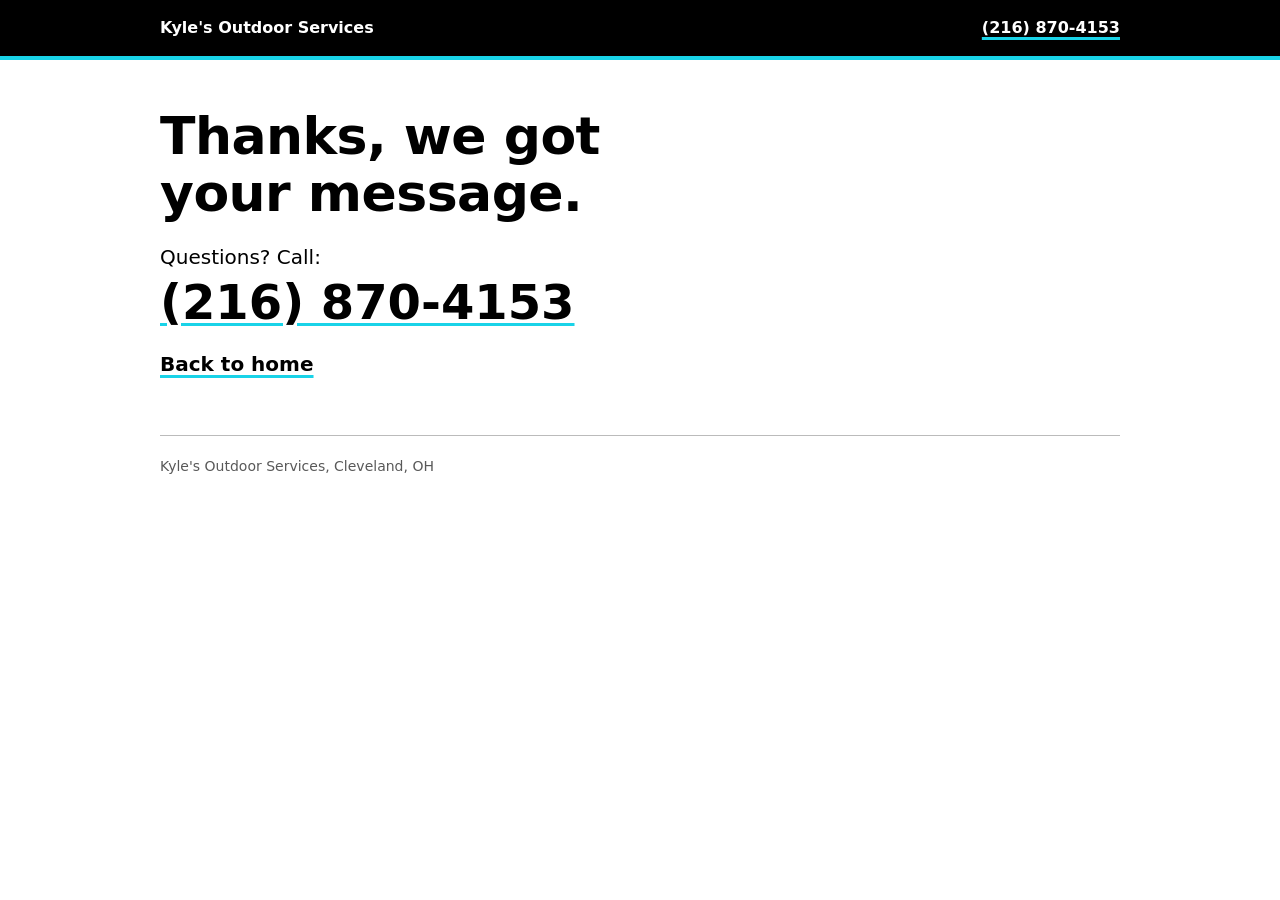
<file: sites/kyles-outdoor-services/thanks.html>
<!DOCTYPE html>
<html lang="en">
<head>
  <meta charset="utf-8">
  <meta name="viewport" content="width=device-width, initial-scale=1">
  <meta name="robots" content="noindex">
  <title>Thanks | Kyle's Outdoor Services</title>
  <meta name="theme-color" content="#000000">
  <link rel="stylesheet" href="styles.css">
</head>
<body>
  <div class="hero">
    <header class="wrap top">
      <p class="name">Kyle's Outdoor Services</p>
      <a class="top-phone" href="tel:+12168704153">(216) 870-4153</a>
    </header>
  </div>

  <main>
    <section class="wrap" aria-labelledby="thanks-h">
      <h1 id="thanks-h">Thanks, we got your message.</h1>
      <p class="thanks-line">Questions? Call:</p>
      <p class="big-phone"><a href="tel:+12168704153">(216) 870-4153</a></p>
      <p class="thanks-line"><a href="/">Back to home</a></p>
    </section>
  </main>

  <footer class="footer wrap">
    <p>Kyle's Outdoor Services, Cleveland, OH</p>
  </footer>

  <a class="callbar" href="tel:+12168704153">Call (216) 870-4153</a>
</body>
</html>
</file>
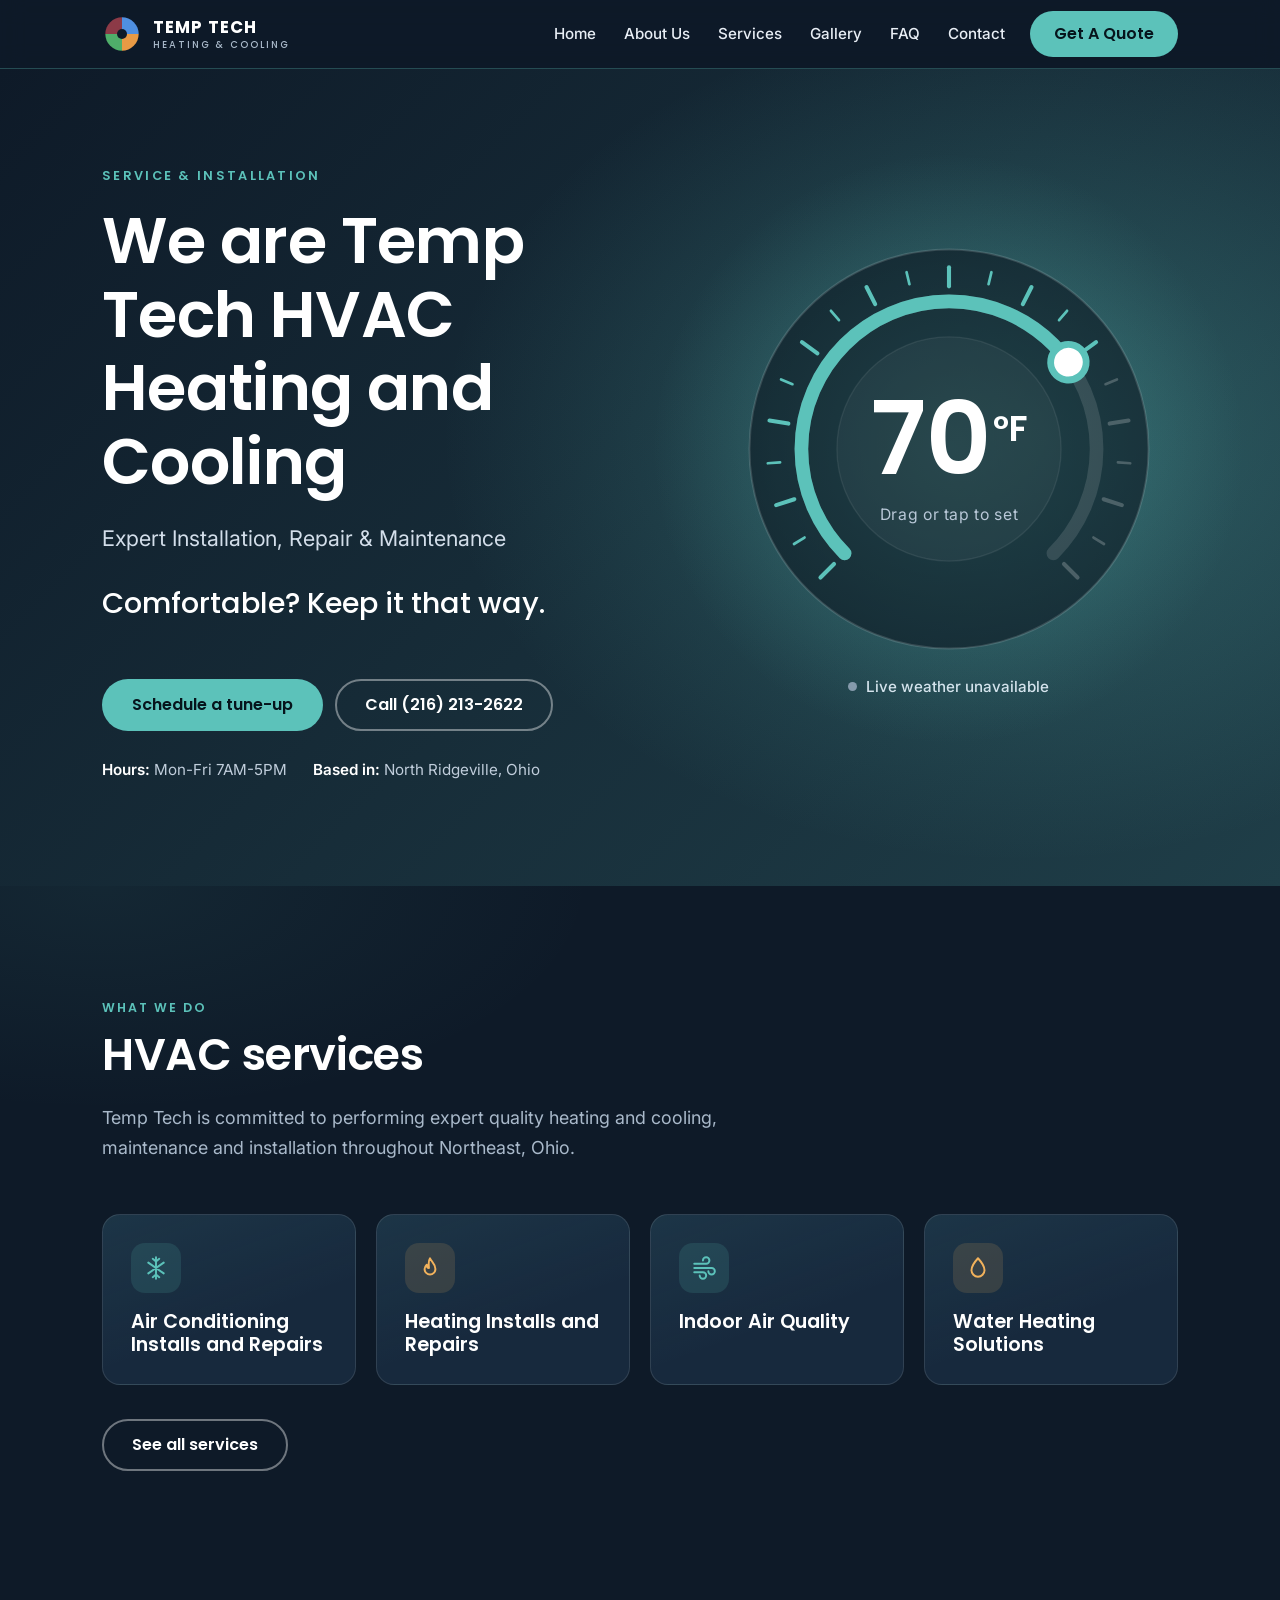
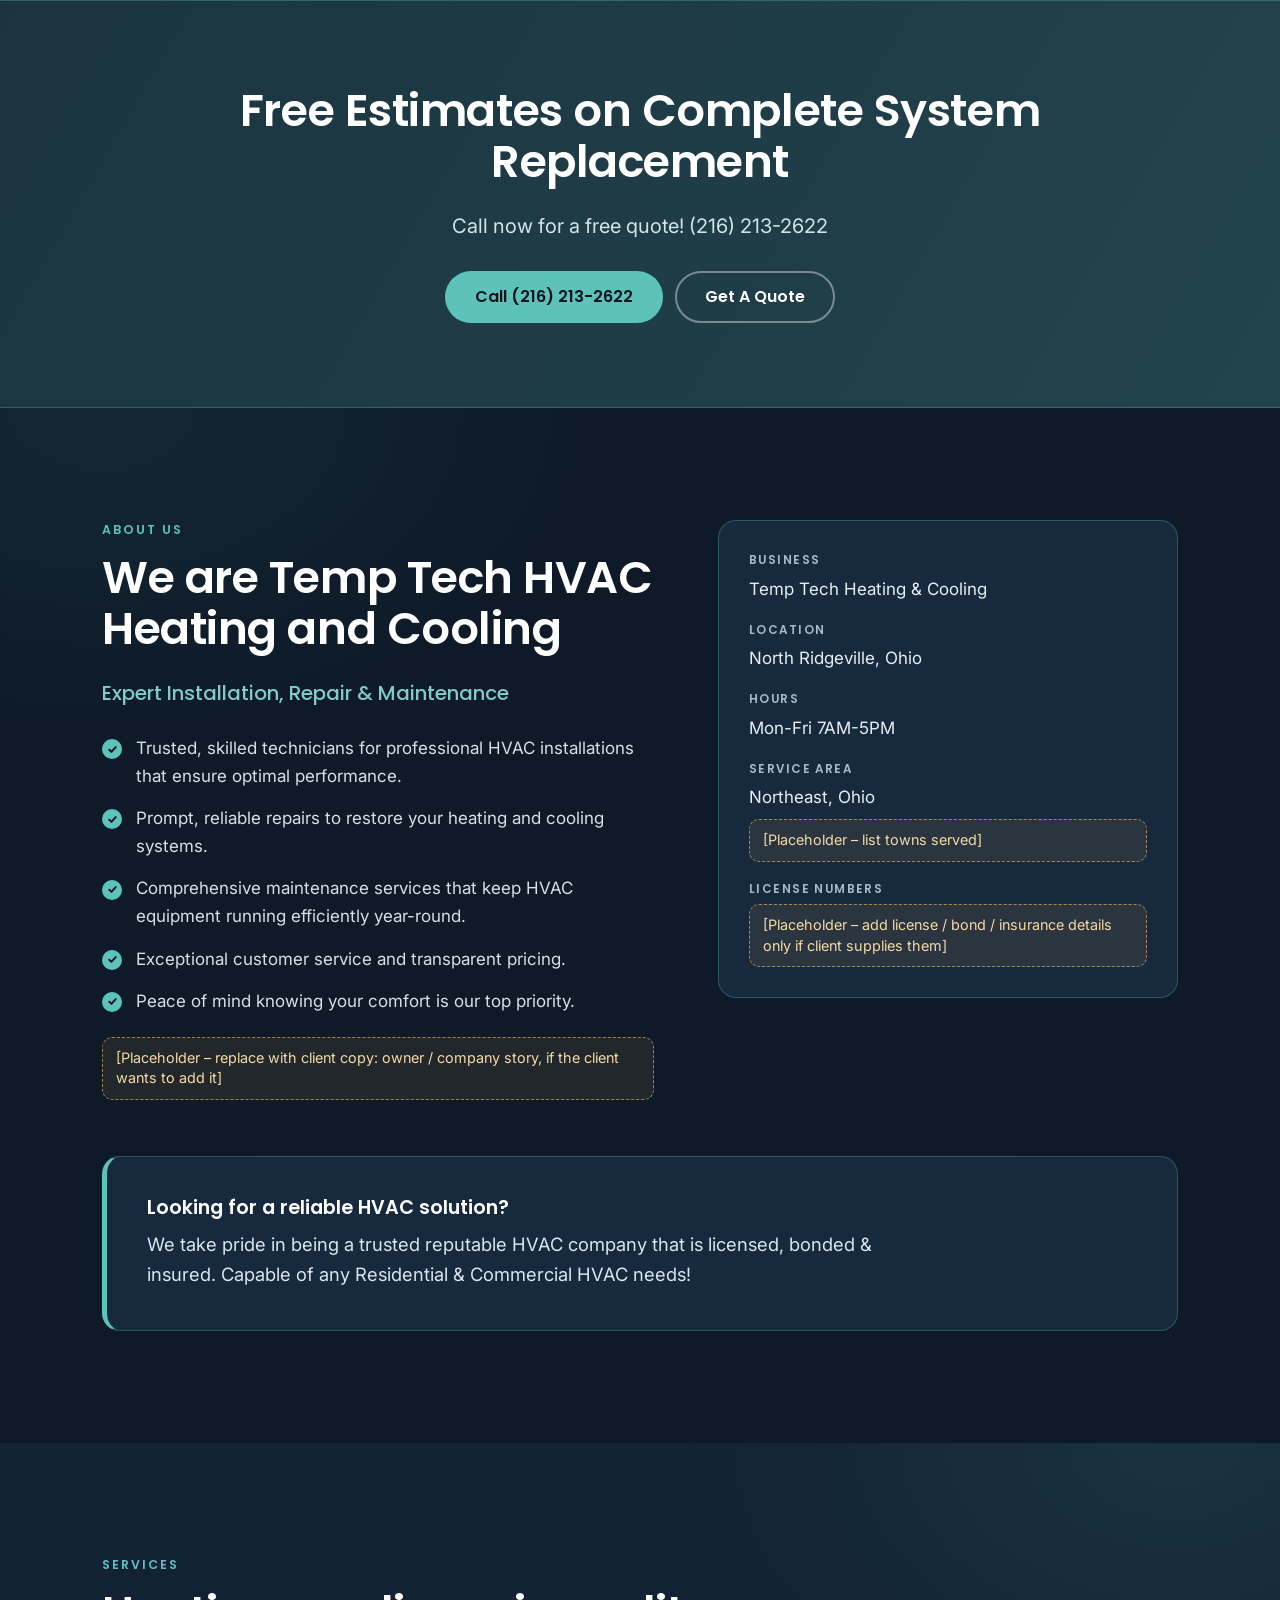
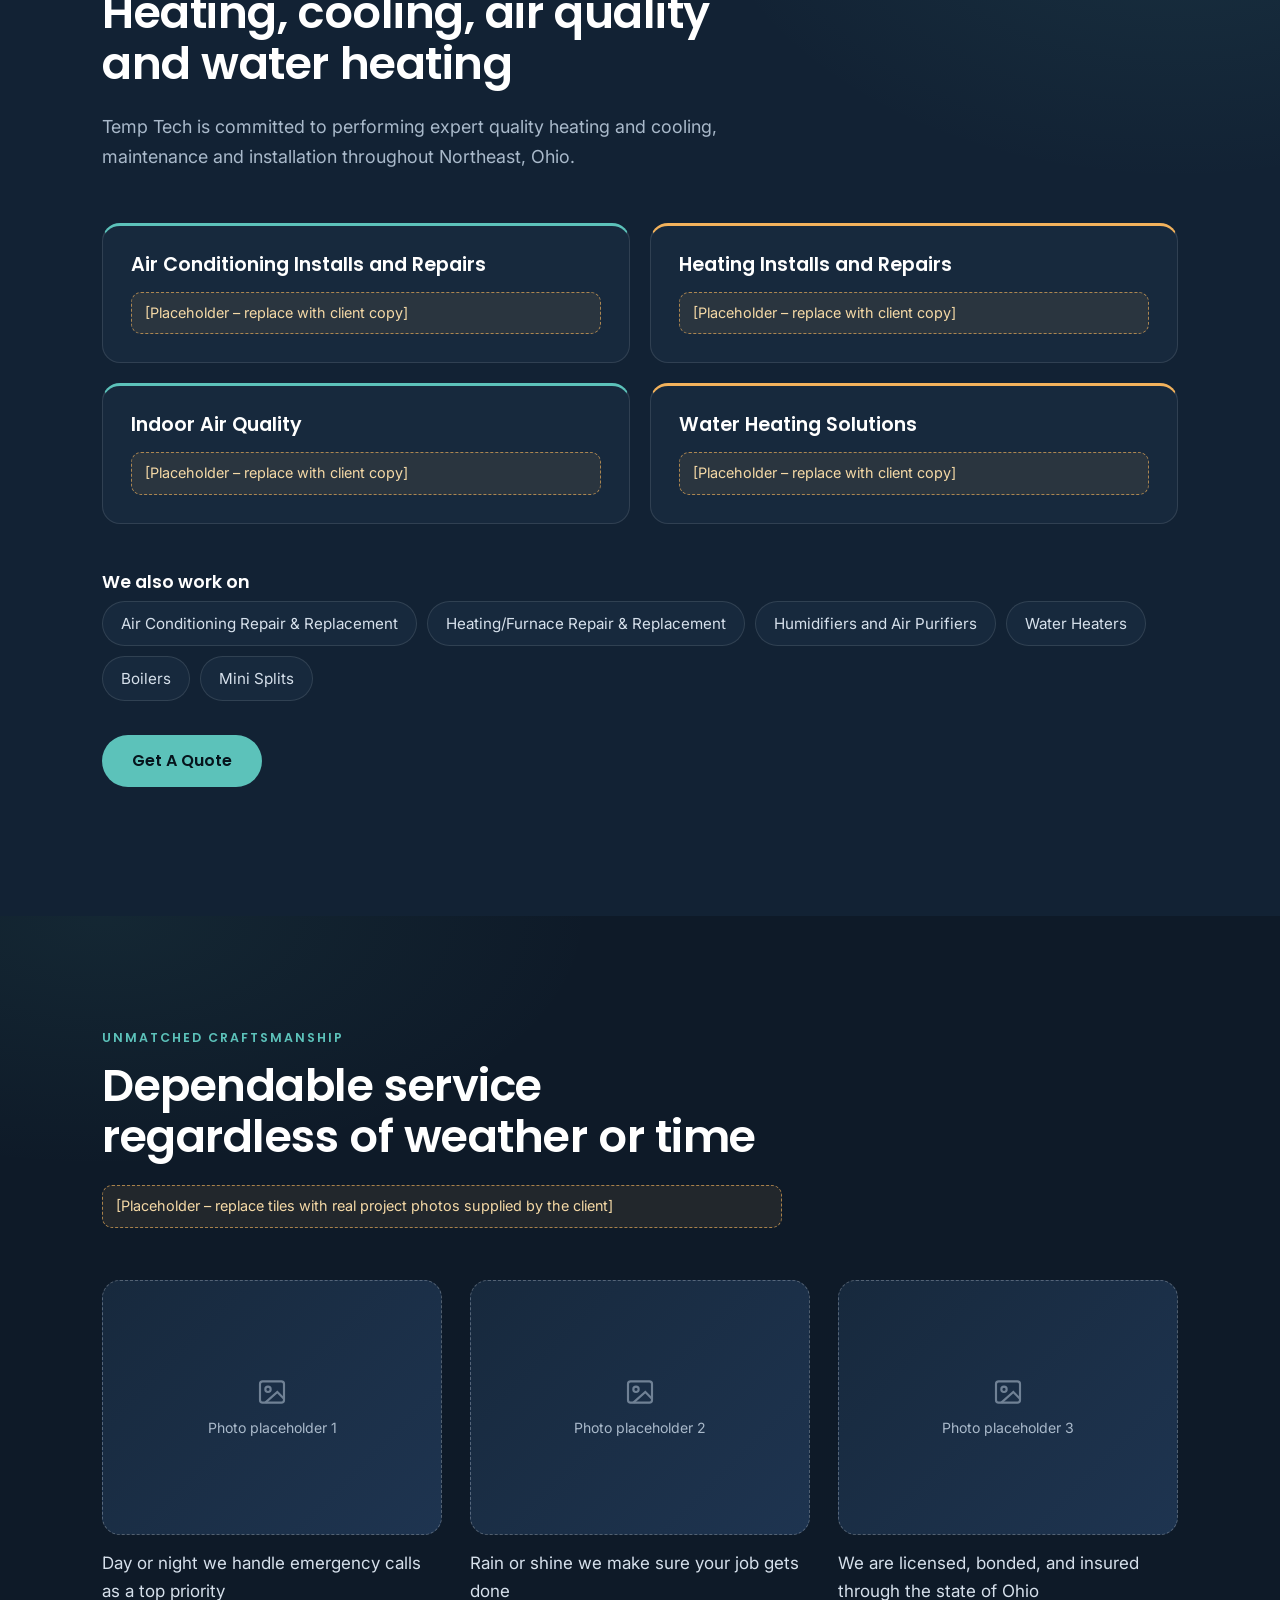
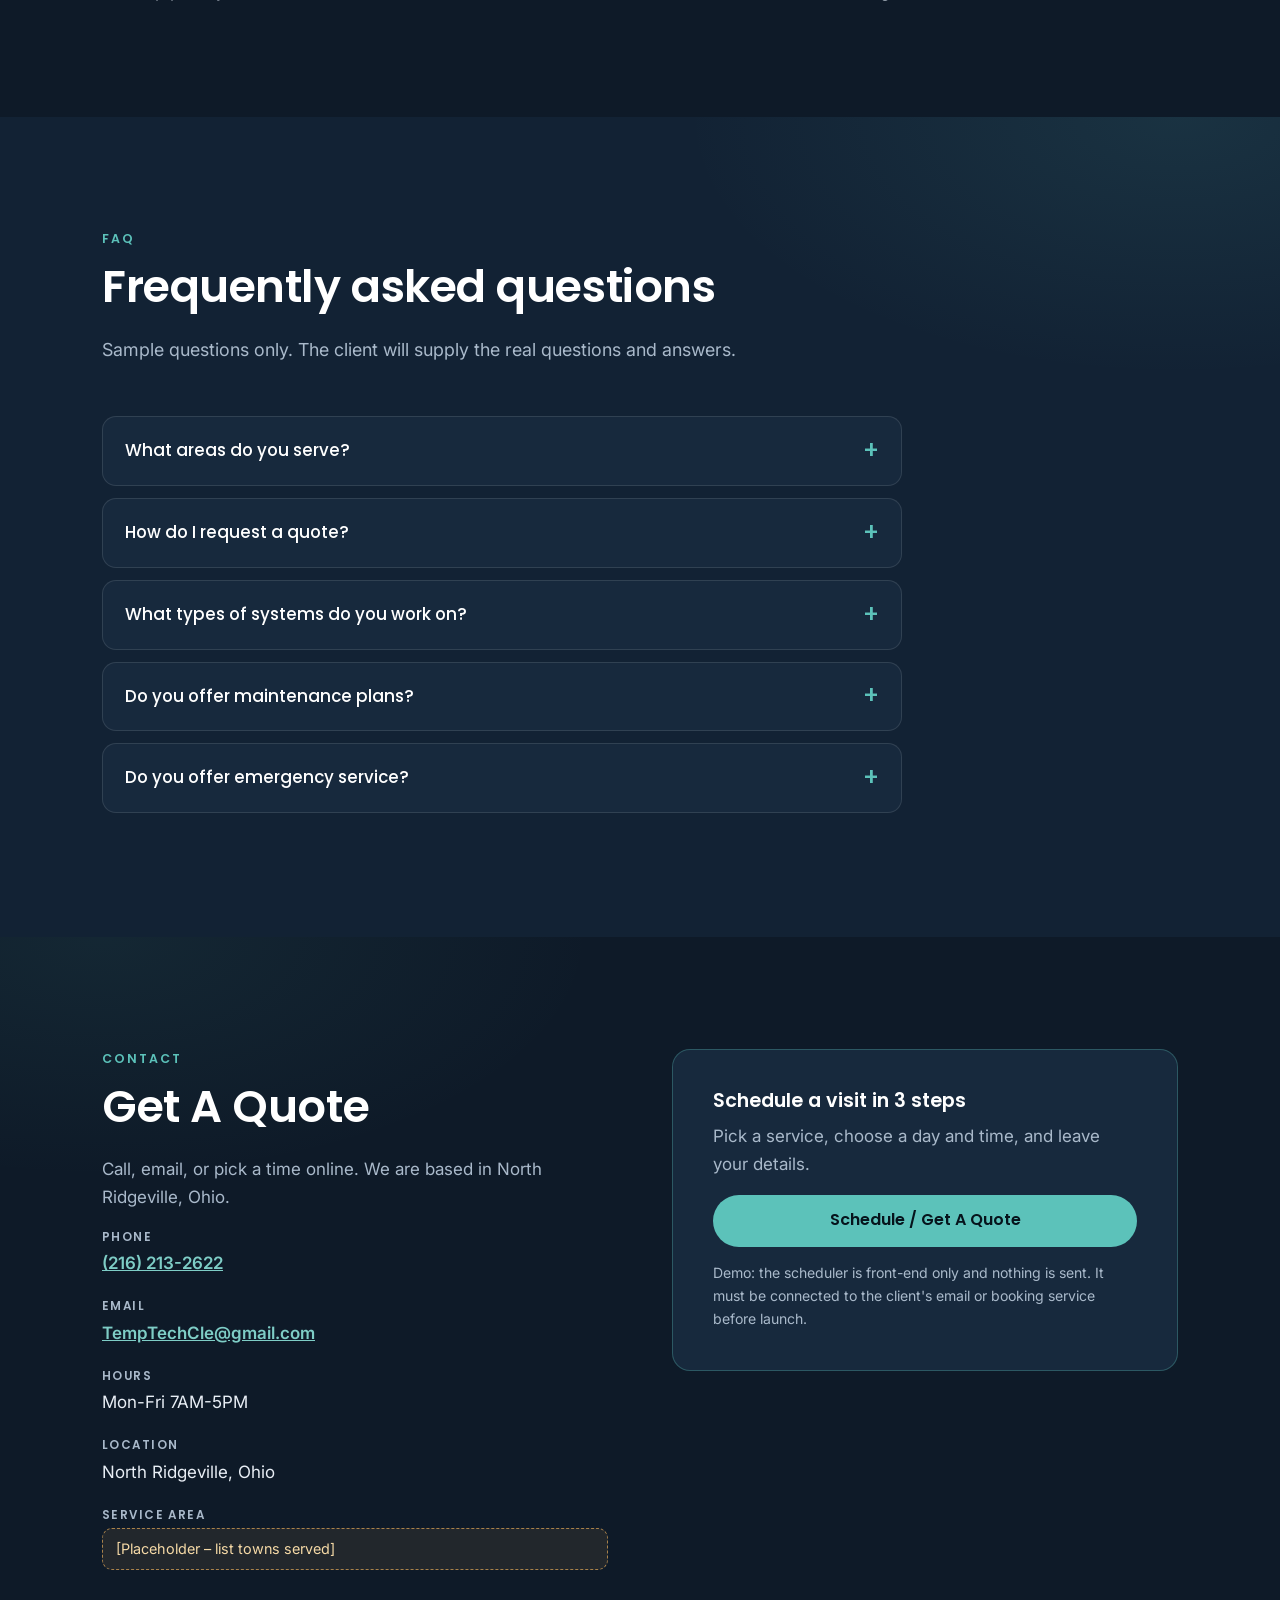
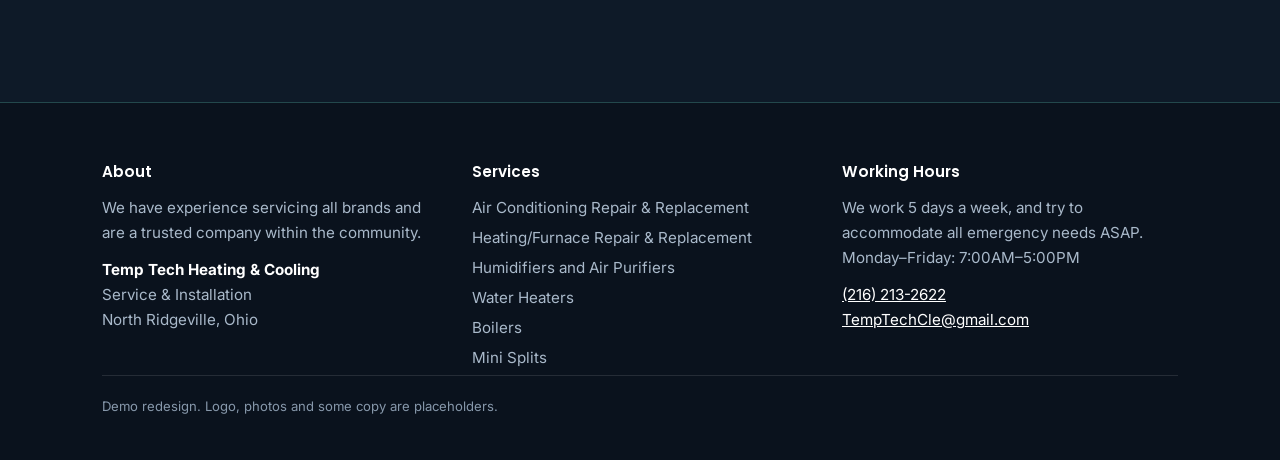
<file: sites/temp-tech-hvac-archive/v3-cleveland-dial.html>
<!DOCTYPE html>
<html lang="en">
<head>
<meta charset="utf-8">
<meta name="viewport" content="width=device-width, initial-scale=1">
<title>Temp Tech Heating &amp; Cooling | HVAC Service &amp; Installation in North Ridgeville, Ohio</title>
<meta name="description" content="Temp Tech Heating &amp; Cooling provides HVAC service and installation based in North Ridgeville, Ohio. Call (216) 213-2622 or schedule a visit.">
<meta name="theme-color" content="#0e1a28">
<script>document.documentElement.className='js';</script>
<link rel="preconnect" href="https://fonts.googleapis.com">
<link rel="preconnect" href="https://fonts.gstatic.com" crossorigin>
<link href="https://fonts.googleapis.com/css2?family=Poppins:wght@500;600;700&family=Inter:wght@400;500;600&display=swap" rel="stylesheet">
<script type="application/ld+json">
{
  "@context": "https://schema.org",
  "@type": "HVACBusiness",
  "name": "Temp Tech Heating & Cooling",
  "slogan": "Service & Installation",
  "areaServed": "Northeast Ohio",
  "telephone": "+12162132622",
  "email": "TempTechCle@gmail.com",
  "address": { "@type": "PostalAddress", "addressLocality": "North Ridgeville", "addressRegion": "OH", "addressCountry": "US" },
  "openingHoursSpecification": [{
    "@type": "OpeningHoursSpecification",
    "dayOfWeek": ["Monday","Tuesday","Wednesday","Thursday","Friday"],
    "opens": "07:00", "closes": "17:00"
  }]
}
</script>
<style>
:root{
  /* Theme vars below are re-written by JS from one temperature value (50-90F). Defaults = 70F neutral teal. */
  --bg:#0e1a28; --bg2:#122234; --bg3:#0a121d;
  --surface:#17293d; --surface2:#1e3450;
  --bg-rgb:14,26,40; --bg3-rgb:10,18,29;
  --accent:rgb(92,194,186); --accent-rgb:92,194,186; --accent-hi:rgb(126,205,198); --accent-text:rgb(92,194,186); --on-accent:rgb(6,20,28); --focus:rgb(126,205,198);
  --hero-b:rgb(31,62,72); --band-a:rgb(27,52,64); --band-b:rgb(34,68,77);
  --line:rgba(255,255,255,.11);
  --line-accent:rgba(var(--accent-rgb),.30);
  --text:#e8eef5; --muted:#a9b9ca;
  --amber:#f2b25c; --amber-soft:#f5d9a6;
  --radius:18px;
  --font-head:"Poppins",system-ui,-apple-system,"Segoe UI",Roboto,sans-serif;
  --font-body:"Inter",system-ui,-apple-system,"Segoe UI",Roboto,sans-serif;
  --ease:cubic-bezier(.22,.8,.3,1);
}
*{box-sizing:border-box}
[hidden]{display:none!important}
html{scroll-behavior:smooth;scroll-padding-top:76px}
body{margin:0;font-family:var(--font-body);font-size:1.0625rem;color:var(--text);background:var(--bg);line-height:1.65;padding-bottom:78px;-webkit-text-size-adjust:100%}
img,svg{max-width:100%}
a{color:var(--accent-hi)}
h1,h2,h3{font-family:var(--font-head);line-height:1.15;margin:0 0 .5em;color:#fff;font-weight:600}
h1{font-size:clamp(2.3rem,6.4vw,4rem);letter-spacing:-.01em}
h2{font-size:clamp(1.8rem,4.6vw,2.8rem);letter-spacing:-.01em}
h3{font-size:1.2rem}
p{margin:0 0 1em}
.wrap{width:100%;max-width:1120px;margin:0 auto;padding:0 22px}
.sec{padding:clamp(64px,10vw,112px) 0}
.sec{background-image:radial-gradient(55% 45% at 8% 0%,rgba(var(--accent-rgb),.08),transparent 70%)}
.alt{background-color:var(--bg2);background-image:radial-gradient(55% 45% at 92% 0%,rgba(var(--accent-rgb),.10),transparent 70%)}
.eyebrow{font-family:var(--font-head);font-weight:600;font-size:.78rem;letter-spacing:.16em;text-transform:uppercase;color:var(--accent-text);margin-bottom:.9em;display:block}
.section-head{max-width:680px;margin-bottom:clamp(32px,5vw,52px)}
.section-head p{color:var(--muted);font-size:1.12rem}
.sr{position:absolute;width:1px;height:1px;overflow:hidden;clip:rect(0 0 0 0);white-space:nowrap}
.skip{position:absolute;left:-999px;top:0;background:#fff;color:#000;padding:10px 14px;z-index:200}
.skip:focus{left:8px;top:8px}
:focus-visible{outline:3px solid var(--focus);outline-offset:3px}
.js-only{display:none}.js .js-only{display:block}.js .nojs-only{display:none}

/* Buttons */
.btn{display:inline-flex;align-items:center;justify-content:center;gap:9px;font-family:var(--font-head);font-weight:600;font-size:1rem;text-decoration:none;border:2px solid transparent;border-radius:999px;padding:13px 28px;cursor:pointer;transition:background .2s,transform .2s var(--ease),border-color .2s;min-height:52px;line-height:1.2;text-align:center}
.btn:active{transform:scale(.98)}
.btn-primary{background:var(--accent);color:var(--on-accent)}
.btn-primary:hover{background:var(--accent-hi)}
.btn-ghost{background:transparent;color:#fff;border-color:rgba(255,255,255,.4)}
.btn-ghost:hover{border-color:#fff;background:rgba(255,255,255,.07)}
.btn svg{flex:none}

/* Header */
header.site{position:sticky;top:0;z-index:50;background:rgba(var(--bg-rgb),.88);-webkit-backdrop-filter:blur(12px);backdrop-filter:blur(12px);border-bottom:1px solid var(--line-accent)}
.bar{display:flex;align-items:center;justify-content:space-between;height:68px}
.brand{display:flex;align-items:center;gap:11px;text-decoration:none;color:#fff}
.brand svg{width:40px;height:40px;flex:none}
.brand .name{font-family:var(--font-head);font-weight:700;font-size:1.05rem;letter-spacing:.06em;line-height:1}
.brand .name small{display:block;font-weight:500;font-size:.6rem;letter-spacing:.2em;color:var(--muted);margin-top:4px}
nav ul{list-style:none;margin:0;padding:0;display:flex;gap:2px;align-items:center}
nav a{color:var(--text);text-decoration:none;font-weight:500;font-size:.95rem;padding:10px 13px;border-radius:10px;display:block}
nav a:hover{background:rgba(255,255,255,.08)}
nav a.btn{margin-left:10px;padding:10px 22px;min-height:46px;color:var(--on-accent)}
nav a.btn:hover{background:var(--accent-hi)}
.menu-btn{display:none;background:none;border:0;color:#fff;padding:12px;cursor:pointer;border-radius:10px}
.menu-btn svg{display:block}
@media(max-width:900px){
  .menu-btn{display:block}
  nav{position:absolute;left:0;right:0;top:68px;background:var(--bg);display:none;border-bottom:1px solid var(--line);padding:8px 22px 20px}
  nav.open{display:block}
  nav ul{flex-direction:column;align-items:stretch;gap:2px}
  nav a{padding:15px 12px;font-size:1.1rem}
  nav a.btn{margin:10px 0 0}
}

/* Hero + thermostat */
.hero{background:radial-gradient(70% 80% at 80% 45%,rgba(var(--accent-rgb),.30) 0%,transparent 65%),linear-gradient(135deg,var(--bg),var(--hero-b));
  padding:clamp(48px,8vw,96px) 0 clamp(56px,9vw,104px);position:relative;overflow:hidden}
.hero-grid{display:grid;gap:36px;grid-template-areas:"copy" "dial" "cta"}
.hero-copy{grid-area:copy}.hero-cta{grid-area:cta}.dial-wrap{grid-area:dial}
@media(min-width:920px){
  .hero-grid{grid-template-columns:1.1fr .9fr;grid-template-areas:"copy dial" "cta dial";align-items:center;column-gap:56px;row-gap:28px}
  .hero-copy{align-self:end}.hero-cta{align-self:start}
}
.tagline{font-family:var(--font-head);font-weight:600;letter-spacing:.18em;text-transform:uppercase;font-size:.8rem;color:var(--accent-text);margin-bottom:18px;display:block}
.hero h1{margin-bottom:.35em}
.hero p.lead{font-size:clamp(1.1rem,2.4vw,1.35rem);color:#d3deea;max-width:520px;margin:0}
.dial-msg{display:none;font-family:var(--font-head);font-weight:500;font-size:clamp(1.3rem,3.4vw,1.8rem);line-height:1.25;color:#fff;margin:0 0 22px;min-height:2.5em;max-width:520px;transition:opacity .25s}
.dial-msg.swap{opacity:0}
.js .dial-msg{display:block}
.hero .actions{display:flex;flex-wrap:wrap;gap:12px;margin:0 0 26px}
.hero .meta{display:flex;flex-wrap:wrap;gap:6px 26px;font-size:.95rem;color:#c0cddb;margin:0;padding:0;list-style:none}
.hero .meta strong{color:#fff;font-weight:600}
.dial-wrap{display:none;justify-items:center}
.js .dial-wrap{display:grid}
.dial{position:relative;width:min(290px,76vw);aspect-ratio:1;border-radius:50%;touch-action:none;cursor:grab;-webkit-tap-highlight-color:transparent;user-select:none;-webkit-user-select:none}
.dial.drag{cursor:grabbing}
@media(min-width:920px){.dial{width:min(410px,100%)}}
.dial::before{content:"";position:absolute;inset:-22%;border-radius:50%;background:radial-gradient(closest-side,rgba(var(--accent-rgb),.34),transparent);pointer-events:none}
.dial svg{position:relative;width:100%;height:100%;display:block;overflow:visible}
.dial .face{fill:rgba(8,16,26,.55);stroke:rgba(255,255,255,.14);stroke-width:1.5}
.dial .disc{fill:rgba(255,255,255,.04);stroke:rgba(255,255,255,.08)}
.dial .track{stroke:rgba(255,255,255,.12)}
.dial .prog{stroke:var(--accent)}
.dial .tk{stroke:rgba(255,255,255,.22);stroke-width:2;stroke-linecap:round;transition:stroke .2s}
.dial .tk.maj{stroke-width:3}
.dial .tk.on{stroke:var(--accent)}
.dial .knob{fill:#fff;stroke:var(--accent);stroke-width:5}
.dial #numText{font-family:var(--font-head);font-weight:600;fill:#fff;transform-box:fill-box;transform-origin:center}
.dial #numText.pulse{animation:pulse .28s var(--ease)}
@keyframes pulse{from{transform:scale(1.07)}to{transform:scale(1)}}
.dial .cap{font-family:var(--font-body);font-size:11.5px;fill:#b9c8d8;letter-spacing:.04em}
.dial:focus-visible{outline:none}
.dial.kb:focus-visible .face{stroke:var(--focus);stroke-width:4}

/* Cards */
.grid{display:grid;gap:20px}
.cards{grid-template-columns:1fr}
@media(min-width:600px){.cards{grid-template-columns:repeat(2,1fr)}}
@media(min-width:980px){.cards.four{grid-template-columns:repeat(4,1fr)}}
.card{background:var(--surface);border:1px solid var(--line);background-image:linear-gradient(160deg,rgba(var(--accent-rgb),.08),transparent 60%);border-radius:var(--radius);padding:28px;transition:transform .3s var(--ease),border-color .3s,background .3s}
.card:hover{transform:translateY(-4px);border-color:rgba(var(--accent-rgb),.55);background:var(--surface2)}
.card .ico{width:50px;height:50px;border-radius:14px;background:rgba(var(--accent-rgb),.14);color:var(--accent-text);display:grid;place-items:center;margin-bottom:18px}
.card.heat .ico{background:rgba(242,178,92,.14);color:var(--amber)}
.card h3{margin:0}
.ph{background:rgba(242,178,92,.09);border:1px dashed rgba(242,178,92,.65);color:var(--amber-soft);border-radius:10px;padding:10px 13px;font-size:.9rem;display:block;line-height:1.45}
.more{margin-top:34px}

/* CTA band */
.band{background:linear-gradient(120deg,var(--band-a),var(--band-b));border-top:1px solid var(--line-accent);border-bottom:1px solid var(--line-accent);text-align:center;padding:clamp(52px,8vw,84px) 0}
.band p{color:#d3e4e8;font-size:1.25rem;margin:0 auto 28px;max-width:560px}
.band .actions{display:flex;flex-wrap:wrap;gap:12px;justify-content:center}

/* About */
.two{display:grid;gap:44px}
@media(min-width:900px){.two{grid-template-columns:1.2fr 1fr;align-items:start;gap:64px}}
.lede{font-family:var(--font-head);font-weight:500;font-size:1.25rem;color:var(--accent-hi);margin-bottom:1.2em}
.checks{list-style:none;padding:0;margin:0 0 22px}
.checks li{position:relative;padding-left:34px;margin-bottom:14px;color:#d6e0eb}
.checks li::before{content:"";position:absolute;left:0;top:.3em;width:20px;height:20px;border-radius:50%;background:var(--accent) url("data:image/svg+xml,%3Csvg xmlns='http://www.w3.org/2000/svg' viewBox='0 0 24 24' fill='none' stroke='%2306141c' stroke-width='3.5' stroke-linecap='round' stroke-linejoin='round'%3E%3Cpath d='M6 12.5l4 4 8-9'/%3E%3C/svg%3E") center/13px no-repeat}
.facts{background:var(--surface);border-radius:var(--radius);padding:30px;border:1px solid var(--line-accent)}
.facts dl{margin:0}
.facts dt{font-family:var(--font-head);font-weight:600;font-size:.74rem;text-transform:uppercase;letter-spacing:.12em;color:var(--muted);margin-top:18px}
.facts dt:first-child{margin-top:0}
.facts dd{margin:4px 0 0}
.trust{margin-top:56px;background:var(--surface);border-radius:var(--radius);padding:clamp(24px,4vw,40px);border:1px solid var(--line-accent);border-left:5px solid var(--accent)}
.trust p{margin:0;font-size:1.15rem;color:#dbe5ef;max-width:780px}

/* Services detail */
.svc{display:grid;gap:20px}
@media(min-width:760px){.svc{grid-template-columns:repeat(2,1fr)}}
.svc article{background:var(--surface);border:1px solid var(--line);border-radius:var(--radius);padding:28px;border-top:3px solid var(--accent)}
.svc article.heat{border-top-color:var(--amber)}
.svc h3{margin-bottom:.8em}
.tags{list-style:none;padding:0;margin:0;display:flex;flex-wrap:wrap;gap:10px}
.tags li{background:var(--surface);border:1px solid var(--line);border-radius:999px;padding:9px 18px;font-size:.95rem;color:#d6e0eb}
.sub-h{margin-top:48px;font-size:1.1rem}

/* Gallery */
.gallery{grid-template-columns:1fr;gap:28px}
@media(min-width:760px){.gallery{grid-template-columns:repeat(3,1fr)}}
.gallery figure{margin:0}
.gallery figcaption{margin-top:14px;color:#d6e0eb}
.tile{aspect-ratio:4/3;border-radius:var(--radius);background:linear-gradient(135deg,var(--surface),var(--surface2));display:grid;place-items:center;text-align:center;color:var(--muted);font-size:.88rem;padding:12px;border:1px dashed rgba(255,255,255,.25)}
.tile svg{display:block;margin:0 auto 8px;opacity:.6}

/* FAQ */
.faq{max-width:800px}
details{background:var(--surface);border:1px solid var(--line);border-radius:14px;margin-bottom:12px;transition:border-color .2s}
details[open]{border-color:rgba(var(--accent-rgb),.5)}
summary{cursor:pointer;font-weight:500;padding:20px 54px 20px 22px;list-style:none;position:relative;font-family:var(--font-head);font-size:1.05rem;color:#fff;min-height:56px}
summary::-webkit-details-marker{display:none}
summary::after{content:"+";position:absolute;right:22px;top:50%;transform:translateY(-50%);font-size:1.5rem;color:var(--accent-text);line-height:1}
details[open] summary::after{content:"\2212"}
details .ans{padding:0 22px 22px;color:#d6e0eb}
details .ans p{margin:0}

/* Contact */
.contact{display:grid;gap:44px}
@media(min-width:900px){.contact{grid-template-columns:1fr 1fr;gap:64px;align-items:start}}
.info ul{list-style:none;padding:0;margin:0}
.info li{margin-bottom:20px}
.info a{font-weight:600}
.info .label{display:block;font-size:.74rem;text-transform:uppercase;letter-spacing:.12em;color:var(--muted);font-family:var(--font-head);font-weight:600;margin-bottom:2px}
.book-card{background:var(--surface);border:1px solid var(--line-accent);border-radius:var(--radius);padding:clamp(26px,4vw,40px)}
.book-card p{color:var(--muted)}
.book-card .btn{width:100%}
.note{font-size:.88rem;color:var(--muted);margin:14px 0 0}

/* Footer */
footer.site-foot{background:var(--bg3);color:var(--muted);padding:56px 0 30px;font-size:.95rem;border-top:1px solid var(--line-accent)}
footer.site-foot a{color:#fff}
.fgrid{display:grid;gap:34px}
@media(min-width:760px){.fgrid{grid-template-columns:repeat(3,1fr)}}
.fh{display:block;color:#fff;font-family:var(--font-head);font-weight:600;margin-bottom:10px}
.flist{list-style:none;margin:0;padding:0}
.flist li{margin-bottom:5px}
footer.site-foot p{margin:0 0 12px}
footer .demo{margin-top:34px;font-size:.82rem;color:#8798ab;border-top:1px solid var(--line);padding-top:20px}

/* Mobile call bar */
.callbar{position:fixed;left:0;right:0;bottom:0;z-index:60;background:rgba(var(--bg3-rgb),.96);-webkit-backdrop-filter:blur(10px);backdrop-filter:blur(10px);border-top:1px solid var(--line-accent);padding:10px 14px calc(10px + env(safe-area-inset-bottom));display:flex;gap:10px}
.callbar .btn{flex:1;padding:12px 10px;min-height:54px}
@media(min-width:901px){.callbar{display:none}body{padding-bottom:0}}

/* Live weather label */
.dial-wrap{gap:20px}
.live-row{display:flex;flex-direction:column;align-items:center;gap:10px;min-height:28px;text-align:center}
.live-label{margin:0;display:flex;align-items:center;gap:9px;font-size:.95rem;color:#dbe5ef;font-weight:500}
.ldot{display:inline-block;width:9px;height:9px;border-radius:50%;background:var(--accent);flex:none;animation:ping 2.2s ease-out infinite}
.ldot.off{background:#8798ab;animation:none}
@keyframes ping{0%{box-shadow:0 0 0 0 rgba(var(--accent-rgb),.6)}70%,100%{box-shadow:0 0 0 9px rgba(var(--accent-rgb),0)}}
.live-back{font:inherit;font-weight:600;font-size:.92rem;color:var(--accent-text);background:rgba(var(--accent-rgb),.12);border:1px solid rgba(var(--accent-rgb),.5);border-radius:999px;padding:9px 18px;min-height:44px;cursor:pointer;transition:background .2s}
.live-back:hover{background:rgba(var(--accent-rgb),.24)}
.tp-val .ldot{width:8px;height:8px}

/* Compact temperature control */
.tpill{position:fixed;right:14px;bottom:calc(92px + env(safe-area-inset-bottom));z-index:55;display:flex;align-items:center;gap:2px;padding:4px;border-radius:999px;background:rgba(var(--bg3-rgb),.94);-webkit-backdrop-filter:blur(10px);backdrop-filter:blur(10px);border:1px solid var(--line-accent);box-shadow:0 8px 28px rgba(0,0,0,.4),0 0 0 1px rgba(0,0,0,.2);opacity:0;visibility:hidden;transform:translateY(12px);transition:opacity .3s var(--ease),transform .3s var(--ease),visibility 0s .3s}
.tpill.show{opacity:1;visibility:visible;transform:none;transition:opacity .3s var(--ease),transform .3s var(--ease)}
@media(min-width:901px){.tpill{right:22px;bottom:22px}}
.tp-btn{width:46px;height:46px;border-radius:50%;border:0;background:rgba(var(--accent-rgb),.16);color:var(--accent-text);cursor:pointer;display:grid;place-items:center;touch-action:manipulation;-webkit-user-select:none;user-select:none;-webkit-touch-callout:none;transition:background .2s}
.tp-btn:hover{background:rgba(var(--accent-rgb),.3)}
.tp-btn[aria-disabled="true"]{opacity:.4;cursor:default}
.tp-val{display:flex;align-items:center;gap:6px;min-width:84px;justify-content:center;font-family:var(--font-head);font-weight:600;font-size:1rem;color:#fff;padding:0 4px}
.tp-val svg{color:var(--accent-text);flex:none}
.tp-live{background:transparent;border:1px solid rgba(var(--accent-rgb),.5);margin-left:2px}

/* Reveal */
.js .reveal{opacity:0;transform:translateY(18px);transition:opacity .7s var(--ease),transform .7s var(--ease)}
.js .reveal.in{opacity:1;transform:none}

/* Booking dialog */
dialog#book{border:1px solid var(--line-accent);padding:0;background:var(--surface);color:var(--text);border-radius:24px;width:min(660px,calc(100% - 24px));max-width:none;max-height:calc(100dvh - 24px);overflow:hidden;box-shadow:0 30px 80px rgba(0,0,0,.55)}
dialog#book[open]{animation:dlg .35s var(--ease);display:block}
dialog#book::backdrop{background:rgba(4,9,16,.72);-webkit-backdrop-filter:blur(3px);backdrop-filter:blur(3px)}
@keyframes dlg{from{opacity:0;transform:translateY(18px) scale(.98)}to{opacity:1;transform:none}}
@media(max-width:600px){dialog#book{width:100%;height:100dvh;max-height:none;border-radius:0;border:0;margin:0}}
.book{display:flex;flex-direction:column;height:100%;max-height:calc(100dvh - 24px)}
@media(max-width:600px){.book{max-height:100dvh}}
.bk-head{display:flex;justify-content:space-between;gap:12px;align-items:flex-start;padding:22px 22px 8px}
.bk-head h2{font-size:1.4rem;margin:0}
.bk-demo{display:inline-block;font-size:.72rem;font-weight:600;letter-spacing:.1em;text-transform:uppercase;color:var(--amber-soft);background:rgba(242,178,92,.12);border:1px solid rgba(242,178,92,.4);border-radius:999px;padding:3px 11px;margin:0 0 8px}
.bk-close{flex:none;width:48px;height:48px;border-radius:50%;border:1px solid var(--line);background:transparent;color:#fff;cursor:pointer;display:grid;place-items:center}
.bk-close:hover{background:rgba(255,255,255,.08)}
.bk-progress{padding:6px 22px 14px}
.step-label{font-size:.88rem;color:var(--muted);margin:0 0 8px}
.pbar{height:5px;background:rgba(255,255,255,.1);border-radius:9px;overflow:hidden}
.pbar span{display:block;height:100%;width:33%;background:var(--accent);border-radius:9px;transition:width .4s var(--ease)}
.bk-body{padding:6px 22px 22px;overflow-y:auto;flex:1;min-height:0}
.bk-body h3{font-size:1.3rem;margin:6px 0 16px;outline:none}
fieldset{border:0;margin:0 0 18px;padding:0;min-width:0}
legend{font-family:var(--font-head);font-weight:600;font-size:.95rem;color:#fff;margin-bottom:10px;padding:0}
.choices,.days,.times{display:grid;gap:10px}
.choices{grid-template-columns:repeat(auto-fit,minmax(150px,1fr))}
.days{grid-template-columns:repeat(auto-fill,minmax(88px,1fr))}
.times{grid-template-columns:repeat(auto-fill,minmax(98px,1fr))}
.choice{position:relative;display:block}
.choice input{position:absolute;inset:0;width:100%;height:100%;opacity:0;margin:0;cursor:pointer;z-index:1}
.choice .box{display:flex;flex-direction:column;align-items:center;justify-content:center;text-align:center;gap:2px;min-height:58px;padding:10px 12px;border:1.5px solid var(--line);border-radius:14px;background:rgba(255,255,255,.03);font-weight:500;line-height:1.25;transition:border-color .2s,background .2s,transform .2s var(--ease)}
.choice:hover .box{border-color:rgba(255,255,255,.3)}
.choice input:checked + .box{border-color:var(--accent);background:rgba(var(--accent-rgb),.16);color:#fff}
.choice input:focus-visible + .box{outline:3px solid var(--focus);outline-offset:2px}
.choice .box small{font-size:.78rem;color:var(--muted);font-weight:400}
.choice .box b{font-family:var(--font-head);font-weight:600;font-size:1.15rem}
.choice.wide{grid-column:1/-1}
.choice.emerg input:checked + .box,.choice.emerg .box{border-color:rgba(242,178,92,.55)}
.choice.emerg input:checked + .box{background:rgba(242,178,92,.14)}
.emerg-box{border:1px solid rgba(242,178,92,.5);background:rgba(242,178,92,.09);border-radius:14px;padding:18px;margin:4px 0 8px}
.emerg-box p{margin:0 0 12px;color:var(--amber-soft)}
.emerg-box .btn{width:100%;background:var(--amber);color:#2a1a05}
.emerg-box .btn:hover{background:#f7c27d}
.demo-note{font-size:.9rem;color:var(--amber-soft);margin:-6px 0 18px}
.times-hint{color:var(--muted);margin:0;font-size:.95rem}
.fld{margin-bottom:16px}
.fld label{display:block;font-weight:600;font-size:.92rem;margin-bottom:6px}
.fld input,.fld textarea{width:100%;font:inherit;padding:13px 15px;border:1.5px solid rgba(255,255,255,.22);border-radius:12px;background:rgba(0,0,0,.22);color:#fff;min-height:54px}
.fld textarea{min-height:100px;resize:vertical}
.fld input:focus,.fld textarea:focus{outline:3px solid var(--focus);outline-offset:1px;border-color:transparent}
.fld input[aria-invalid="true"]{border-color:#ff9b8f}
.err{color:#ffb3a8;font-size:.92rem;margin:6px 0 0;min-height:0}
.err:empty{display:none}
.opt{font-weight:400;color:var(--muted)}
.bk-foot{display:flex;gap:12px;padding:16px 22px calc(16px + env(safe-area-inset-bottom));border-top:1px solid var(--line);background:rgba(0,0,0,.12)}
.bk-foot .btn{flex:1}
.bk-foot #bkBack{flex:0 0 auto;min-width:110px}
.sum{margin:0 0 18px;padding:0;border:1px solid var(--line);border-radius:14px;overflow:hidden}
.sum div{display:grid;grid-template-columns:110px 1fr;gap:10px;padding:13px 16px;border-bottom:1px solid var(--line)}
.sum div:last-child{border-bottom:0}
.sum dt{color:var(--muted);font-size:.9rem}
.sum dd{margin:0;font-weight:500;overflow-wrap:anywhere}
.ok-ico{width:54px;height:54px;border-radius:50%;background:var(--accent);color:var(--on-accent);display:grid;place-items:center;margin-bottom:12px}

@media(prefers-reduced-motion:reduce){
  html{scroll-behavior:auto}
  *,*::before,*::after{transition:none!important;animation:none!important}
  .js .reveal{opacity:1;transform:none}
}
</style>
</head>
<body>
<a class="skip" href="#main">Skip to content</a>

<header class="site">
  <div class="wrap bar">
    <a class="brand" href="#home" aria-label="Temp Tech Heating &amp; Cooling, home">
      <!-- PLACEHOLDER wordmark: replace with client logo file -->
      <svg viewBox="0 0 48 48" aria-hidden="true">
        <path d="M24 24V4a20 20 0 0 1 20 20z" fill="#4f8fe0"/>
        <path d="M24 24h20a20 20 0 0 1-20 20z" fill="#e89a45"/>
        <path d="M24 24v20A20 20 0 0 1 4 24z" fill="#4fae6a"/>
        <path d="M24 24H4A20 20 0 0 1 24 4z" fill="#8c3a47"/>
        <circle cx="24" cy="24" r="6" fill="#0e1a28"/>
      </svg>
      <span class="name">TEMP TECH<small>HEATING &amp; COOLING</small></span>
    </a>
    <button class="menu-btn" id="menuBtn" aria-expanded="false" aria-controls="nav" aria-label="Menu">
      <svg width="26" height="26" viewBox="0 0 24 24" fill="none" stroke="currentColor" stroke-width="2" stroke-linecap="round"><path d="M3 6h18M3 12h18M3 18h18"/></svg>
    </button>
    <nav id="nav" aria-label="Main">
      <ul>
        <li><a href="#home">Home</a></li>
        <li><a href="#about">About Us</a></li>
        <li><a href="#services">Services</a></li>
        <li><a href="#gallery">Gallery</a></li>
        <li><a href="#faq">FAQ</a></li>
        <li><a href="#contact">Contact</a></li>
        <li><a class="btn btn-primary" href="#contact" data-book>Get A Quote</a></li>
      </ul>
    </nav>
  </div>
</header>

<main id="main">

<!-- HOME -->
<section class="hero" id="home">
  <div class="wrap hero-grid">
    <div class="hero-copy">
      <span class="tagline">Service &amp; Installation</span>
      <h1>We are Temp Tech HVAC Heating and Cooling</h1>
      <p class="lead">Expert Installation, Repair &amp; Maintenance</p>
    </div>

    <div class="dial-wrap" aria-label="Interactive thermostat">
      <div class="dial" id="dial" role="slider" tabindex="0" aria-label="Thermostat temperature, degrees Fahrenheit" aria-valuemin="0" aria-valuemax="100" aria-valuenow="70" aria-valuetext="70 degrees Fahrenheit">
        <svg viewBox="0 0 300 300" aria-hidden="true" focusable="false">
          <circle class="face" cx="150" cy="150" r="146"/>
          <g id="ticks"></g>
          <path class="track" d="M73.63 226.37 A108 108 0 1 1 226.37 226.37" fill="none" stroke-width="10" stroke-linecap="round"/>
          <path class="prog" id="prog" d="M73.63 226.37 A108 108 0 1 1 226.37 226.37" fill="none" stroke-width="10" stroke-linecap="round" pathLength="100" stroke-dasharray="55 100"/>
          <g id="knob"><circle class="knob" cx="150" cy="42" r="13"/></g>
          <circle class="disc" cx="150" cy="150" r="82"/>
          <text id="numText" x="150" y="168" text-anchor="middle" font-size="74"><tspan id="num">70</tspan><tspan font-size="26" dy="-24" dx="2">°F</tspan></text>
          <text class="cap" x="150" y="202" text-anchor="middle">Drag or tap to set</text>
        </svg>
      </div>
      <div class="live-row">
        <p class="live-label" id="liveLabel" hidden><span class="ldot" id="liveDot" aria-hidden="true"></span><span id="liveText"></span></p>
        <button type="button" class="live-back" id="liveBack" hidden>Back to Cleveland now</button>
      </div>
    </div>

    <div class="hero-cta">
      <p class="dial-msg" id="dialMsg" aria-live="polite">Comfortable? Keep it that way.</p>
      <div class="actions">
        <a class="btn btn-primary" id="dialCta" href="#contact" data-book>Get A Quote</a>
        <a class="btn btn-ghost" href="tel:+12162132622">Call (216) 213-2622</a>
      </div>
      <ul class="meta">
        <li><strong>Hours:</strong> Mon-Fri 7AM-5PM</li>
        <li><strong>Based in:</strong> North Ridgeville, Ohio</li>
      </ul>
    </div>
  </div>
</section>

<section class="sec" id="services-preview">
  <div class="wrap">
    <div class="section-head reveal">
      <span class="eyebrow">What we do</span>
      <h2>HVAC services</h2>
      <p>Temp Tech is committed to performing expert quality heating and cooling, maintenance and installation throughout Northeast, Ohio.</p>
    </div>
    <div class="grid cards four">
      <div class="card reveal">
        <div class="ico" aria-hidden="true"><svg width="26" height="26" viewBox="0 0 24 24" fill="none" stroke="currentColor" stroke-width="1.8" stroke-linecap="round"><path d="M12 2v20M4.9 7l14.2 10M4.9 17L19.1 7M9 3.5l3 2.5 3-2.5M9 20.5l3-2.5 3 2.5"/></svg></div>
        <h3>Air Conditioning Installs and Repairs</h3>
      </div>
      <div class="card heat reveal">
        <div class="ico" aria-hidden="true"><svg width="26" height="26" viewBox="0 0 24 24" fill="none" stroke="currentColor" stroke-width="1.8" stroke-linecap="round" stroke-linejoin="round"><path d="M12 3c1 3 5 5 5 10a5 5 0 0 1-10 0c0-2 1-3 2-4 0 2 1 3 2 3 0-3-1-6 1-9z"/></svg></div>
        <h3>Heating Installs and Repairs</h3>
      </div>
      <div class="card reveal">
        <div class="ico" aria-hidden="true"><svg width="26" height="26" viewBox="0 0 24 24" fill="none" stroke="currentColor" stroke-width="1.8" stroke-linecap="round" stroke-linejoin="round"><path d="M3 8h11a3 3 0 1 0-3-3M3 12h16a3 3 0 1 1-3 3M3 16h8a3 3 0 1 1-3 3"/></svg></div>
        <h3>Indoor Air Quality</h3>
      </div>
      <div class="card heat reveal">
        <div class="ico" aria-hidden="true"><svg width="26" height="26" viewBox="0 0 24 24" fill="none" stroke="currentColor" stroke-width="1.8" stroke-linecap="round" stroke-linejoin="round"><path d="M12 3s6 6.5 6 11a6 6 0 0 1-12 0c0-4.5 6-11 6-11z"/></svg></div>
        <h3>Water Heating Solutions</h3>
      </div>
    </div>
    <p class="more"><a class="btn btn-ghost" href="#services">See all services</a></p>
  </div>
</section>

<div class="band">
  <div class="wrap reveal">
    <h2>Free Estimates on Complete System Replacement</h2>
    <p>Call now for a free quote! (216) 213-2622</p>
    <div class="actions">
      <a class="btn btn-primary" href="tel:+12162132622">Call (216) 213-2622</a>
      <a class="btn btn-ghost" href="#contact" data-book>Get A Quote</a>
    </div>
  </div>
</div>

<!-- ABOUT -->
<section class="sec" id="about">
  <div class="wrap two">
    <div class="reveal">
      <span class="eyebrow">About Us</span>
      <h2>We are Temp Tech HVAC Heating and Cooling</h2>
      <p class="lede">Expert Installation, Repair &amp; Maintenance</p>
      <ul class="checks">
        <li>Trusted, skilled technicians for professional HVAC installations that ensure optimal performance.</li>
        <li>Prompt, reliable repairs to restore your heating and cooling systems.</li>
        <li>Comprehensive maintenance services that keep HVAC equipment running efficiently year-round.</li>
        <li>Exceptional customer service and transparent pricing.</li>
        <li>Peace of mind knowing your comfort is our top priority.</li>
      </ul>
      <span class="ph">[Placeholder – replace with client copy: owner / company story, if the client wants to add it]</span>
    </div>
    <aside class="facts reveal" aria-label="Business details">
      <dl>
        <dt>Business</dt><dd>Temp Tech Heating &amp; Cooling</dd>
        <dt>Location</dt><dd>North Ridgeville, Ohio</dd>
        <dt>Hours</dt><dd>Mon-Fri 7AM-5PM</dd>
        <dt>Service area</dt><dd>Northeast, Ohio<br><span class="ph" style="margin-top:8px">[Placeholder – list towns served]</span></dd>
        <dt>License numbers</dt><dd><span class="ph">[Placeholder – add license / bond / insurance details only if client supplies them]</span></dd>
      </dl>
    </aside>
  </div>
  <div class="wrap">
    <div class="trust reveal">
      <h3>Looking for a reliable HVAC solution?</h3>
      <p>We take pride in being a trusted reputable HVAC company that is licensed, bonded &amp; insured. Capable of any Residential &amp; Commercial HVAC needs!</p>
    </div>
  </div>
</section>

<!-- SERVICES -->
<section class="sec alt" id="services">
  <div class="wrap">
    <div class="section-head reveal">
      <span class="eyebrow">Services</span>
      <h2>Heating, cooling, air quality and water heating</h2>
      <p>Temp Tech is committed to performing expert quality heating and cooling, maintenance and installation throughout Northeast, Ohio.</p>
    </div>
    <div class="svc">
      <article class="reveal">
        <h3>Air Conditioning Installs and Repairs</h3>
        <span class="ph">[Placeholder – replace with client copy]</span>
      </article>
      <article class="heat reveal">
        <h3>Heating Installs and Repairs</h3>
        <span class="ph">[Placeholder – replace with client copy]</span>
      </article>
      <article class="reveal">
        <h3>Indoor Air Quality</h3>
        <span class="ph">[Placeholder – replace with client copy]</span>
      </article>
      <article class="heat reveal">
        <h3>Water Heating Solutions</h3>
        <span class="ph">[Placeholder – replace with client copy]</span>
      </article>
    </div>
    <h3 class="sub-h reveal">We also work on</h3>
    <ul class="tags reveal">
      <li>Air Conditioning Repair &amp; Replacement</li>
      <li>Heating/Furnace Repair &amp; Replacement</li>
      <li>Humidifiers and Air Purifiers</li>
      <li>Water Heaters</li>
      <li>Boilers</li>
      <li>Mini Splits</li>
    </ul>
    <p class="more"><a class="btn btn-primary" href="#contact" data-book>Get A Quote</a></p>
  </div>
</section>

<!-- GALLERY -->
<section class="sec" id="gallery">
  <div class="wrap">
    <div class="section-head reveal">
      <span class="eyebrow">Unmatched craftsmanship</span>
      <h2>Dependable service regardless of weather or time</h2>
      <span class="ph">[Placeholder – replace tiles with real project photos supplied by the client]</span>
    </div>
    <div class="grid gallery">
      <figure class="reveal">
        <div class="tile" role="img" aria-label="Placeholder for project photo 1"><div><svg width="32" height="32" viewBox="0 0 24 24" fill="none" stroke="currentColor" stroke-width="1.6" aria-hidden="true"><rect x="3" y="4" width="18" height="16" rx="2"/><circle cx="9" cy="10" r="2"/><path d="M21 17l-5-5-9 8"/></svg>Photo placeholder 1</div></div>
        <figcaption>Day or night we handle emergency calls as a top priority</figcaption>
      </figure>
      <figure class="reveal">
        <div class="tile" role="img" aria-label="Placeholder for project photo 2"><div><svg width="32" height="32" viewBox="0 0 24 24" fill="none" stroke="currentColor" stroke-width="1.6" aria-hidden="true"><rect x="3" y="4" width="18" height="16" rx="2"/><circle cx="9" cy="10" r="2"/><path d="M21 17l-5-5-9 8"/></svg>Photo placeholder 2</div></div>
        <figcaption>Rain or shine we make sure your job gets done</figcaption>
      </figure>
      <figure class="reveal">
        <div class="tile" role="img" aria-label="Placeholder for project photo 3"><div><svg width="32" height="32" viewBox="0 0 24 24" fill="none" stroke="currentColor" stroke-width="1.6" aria-hidden="true"><rect x="3" y="4" width="18" height="16" rx="2"/><circle cx="9" cy="10" r="2"/><path d="M21 17l-5-5-9 8"/></svg>Photo placeholder 3</div></div>
        <figcaption>We are licensed, bonded, and insured through the state of Ohio</figcaption>
      </figure>
    </div>
  </div>
</section>

<!-- FAQ -->
<section class="sec alt" id="faq">
  <div class="wrap">
    <div class="section-head reveal">
      <span class="eyebrow">FAQ</span>
      <h2>Frequently asked questions</h2>
      <p>Sample questions only. The client will supply the real questions and answers.</p>
    </div>
    <div class="faq reveal">
      <details><summary>What areas do you serve?</summary><div class="ans"><span class="ph">[Placeholder – replace with client copy]</span></div></details>
      <details><summary>How do I request a quote?</summary><div class="ans"><p>Call (216) 213-2622, Mon-Fri 7AM-5PM, or use the Get A Quote button.</p></div></details>
      <details><summary>What types of systems do you work on?</summary><div class="ans"><span class="ph">[Placeholder – replace with client copy]</span></div></details>
      <details><summary>Do you offer maintenance plans?</summary><div class="ans"><span class="ph">[Placeholder – replace with client copy]</span></div></details>
      <details><summary>Do you offer emergency service?</summary><div class="ans"><span class="ph">[Placeholder – replace with client copy]</span></div></details>
    </div>
  </div>
</section>

<!-- CONTACT -->
<section class="sec" id="contact">
  <div class="wrap contact">
    <div class="info reveal">
      <span class="eyebrow">Contact</span>
      <h2>Get A Quote</h2>
      <p style="color:var(--muted)">Call, email, or pick a time online. We are based in North Ridgeville, Ohio.</p>
      <ul>
        <li><span class="label">Phone</span><a href="tel:+12162132622">(216) 213-2622</a></li>
        <li><span class="label">Email</span><a href="mailto:TempTechCle@gmail.com">TempTechCle@gmail.com</a></li>
        <li><span class="label">Hours</span>Mon-Fri 7AM-5PM</li>
        <li><span class="label">Location</span>North Ridgeville, Ohio</li>
        <li><span class="label">Service area</span><span class="ph">[Placeholder – list towns served]</span></li>
      </ul>
    </div>
    <div class="book-card reveal">
      <h3>Schedule a visit in 3 steps</h3>
      <p>Pick a service, choose a day and time, and leave your details.</p>
      <a class="btn btn-primary js-only" href="#contact" data-book>Schedule / Get A Quote</a>
      <p class="nojs-only" style="margin:0">Online scheduling needs JavaScript. Please call <a href="tel:+12162132622">(216) 213-2622</a> or email <a href="mailto:TempTechCle@gmail.com">TempTechCle@gmail.com</a>.</p>
      <p class="note">Demo: the scheduler is front-end only and nothing is sent. It must be connected to the client's email or booking service before launch.</p>
    </div>
  </div>
</section>

</main>

<footer class="site-foot">
  <div class="wrap fgrid">
    <div>
      <strong class="fh">About</strong>
      <p>We have experience servicing all brands and are a trusted company within the community.</p>
      <p><strong style="color:#fff">Temp Tech Heating &amp; Cooling</strong><br>Service &amp; Installation<br>North Ridgeville, Ohio</p>
    </div>
    <div>
      <strong class="fh">Services</strong>
      <ul class="flist">
        <li>Air Conditioning Repair &amp; Replacement</li>
        <li>Heating/Furnace Repair &amp; Replacement</li>
        <li>Humidifiers and Air Purifiers</li>
        <li>Water Heaters</li>
        <li>Boilers</li>
        <li>Mini Splits</li>
      </ul>
    </div>
    <div>
      <strong class="fh">Working Hours</strong>
      <p>We work 5 days a week, and try to accommodate all emergency needs ASAP.<br>Monday&ndash;Friday: 7:00AM&ndash;5:00PM</p>
      <p><a href="tel:+12162132622">(216) 213-2622</a><br><a href="mailto:TempTechCle@gmail.com">TempTechCle@gmail.com</a></p>
    </div>
  </div>
  <div class="wrap"><p class="demo">Demo redesign. Logo, photos and some copy are placeholders.</p></div>
</footer>

<div class="callbar">
  <a class="btn btn-ghost" href="tel:+12162132622">Call Now</a>
  <a class="btn btn-primary" href="#contact" data-book>Get A Quote</a>
</div>

<div class="tpill" id="tpill" role="group" aria-label="Page colour temperature">
  <button type="button" class="tp-btn" id="tpMinus" aria-label="Lower temperature"><svg width="18" height="18" viewBox="0 0 24 24" fill="none" stroke="currentColor" stroke-width="2.6" stroke-linecap="round" aria-hidden="true"><path d="M5 12h14"/></svg></button>
  <span class="tp-val"><svg width="16" height="16" viewBox="0 0 24 24" fill="none" stroke="currentColor" stroke-width="2" stroke-linecap="round" stroke-linejoin="round" aria-hidden="true"><path d="M14 14.8V4a2 2 0 0 0-4 0v10.8a4 4 0 1 0 4 0z"/></svg><span class="ldot" id="tpDot" aria-hidden="true" hidden></span><span id="tpVal" role="status">70&deg;F</span></span>
  <button type="button" class="tp-btn" id="tpPlus" aria-label="Raise temperature"><svg width="18" height="18" viewBox="0 0 24 24" fill="none" stroke="currentColor" stroke-width="2.6" stroke-linecap="round" aria-hidden="true"><path d="M5 12h14M12 5v14"/></svg></button>
  <button type="button" class="tp-btn tp-live" id="tpLive" aria-label="Back to Cleveland now" title="Back to Cleveland now" hidden><svg width="18" height="18" viewBox="0 0 24 24" fill="none" stroke="currentColor" stroke-width="2.2" stroke-linecap="round" stroke-linejoin="round" aria-hidden="true"><path d="M3 12a9 9 0 1 0 3-6.7L3 8"/><path d="M3 3v5h5"/></svg></button>
</div>

<!-- BOOKING WIDGET (demo, front-end only) -->
<dialog id="book" aria-labelledby="bookTitle">
  <form class="book" id="bookForm" novalidate>
    <div class="bk-head">
      <div>
        <p class="bk-demo">Demo &ndash; nothing is sent</p>
        <h2 id="bookTitle">Schedule service or get a quote</h2>
      </div>
      <button type="button" class="bk-close" id="bookClose" aria-label="Close scheduler">
        <svg width="20" height="20" viewBox="0 0 24 24" fill="none" stroke="currentColor" stroke-width="2.2" stroke-linecap="round"><path d="M5 5l14 14M19 5L5 19"/></svg>
      </button>
    </div>
    <div class="bk-progress">
      <p class="step-label" id="stepLabel">Step 1 of 3: Service</p>
      <div class="pbar" aria-hidden="true"><span id="barFill"></span></div>
    </div>

    <div class="bk-body">
      <div data-step="1">
        <h3 tabindex="-1">What do you need?</h3>
        <fieldset>
          <legend class="sr">Service</legend>
          <div class="choices">
            <label class="choice"><input type="radio" name="service" value="Air Conditioning" data-key="ac"><span class="box">Air Conditioning</span></label>
            <label class="choice"><input type="radio" name="service" value="Heating / Furnace" data-key="heat"><span class="box">Heating / Furnace</span></label>
            <label class="choice"><input type="radio" name="service" value="Maintenance tune-up" data-key="tune"><span class="box">Maintenance tune&#8209;up</span></label>
            <label class="choice"><input type="radio" name="service" value="Water heater" data-key="water"><span class="box">Water heater</span></label>
            <label class="choice"><input type="radio" name="service" value="Indoor air quality" data-key="iaq"><span class="box">Indoor air quality</span></label>
            <label class="choice"><input type="radio" name="service" value="Other" data-key="other"><span class="box">Other</span></label>
            <label class="choice wide emerg"><input type="radio" name="service" value="Emergency" data-key="emerg"><span class="box">Emergency &mdash; call now</span></label>
          </div>
        </fieldset>
        <div class="emerg-box" id="emerg" hidden>
          <p>Day or night we handle emergency calls as a top priority. Please call us directly.</p>
          <a class="btn" href="tel:+12162132622">Call (216) 213-2622</a>
        </div>
        <p class="err" role="alert" id="err1"></p>
      </div>

      <div data-step="2" hidden>
        <h3 tabindex="-1">Pick a day and time</h3>
        <p class="demo-note">Demo: slots are examples, not live availability. Mon&ndash;Fri, 7AM&ndash;5PM only.</p>
        <fieldset>
          <legend>Day</legend>
          <div class="days" id="days"></div>
        </fieldset>
        <fieldset>
          <legend>Time</legend>
          <p class="times-hint" id="timesHint">Choose a day to see times.</p>
          <div class="times" id="times"></div>
        </fieldset>
        <p class="err" role="alert" id="err2"></p>
      </div>

      <div data-step="3" hidden>
        <h3 tabindex="-1">Your details</h3>
        <div class="fld"><label for="fName">Name</label><input id="fName" name="name" autocomplete="name" required aria-describedby="eName"><p class="err" id="eName"></p></div>
        <div class="fld"><label for="fPhone">Phone</label><input id="fPhone" name="phone" type="tel" inputmode="tel" autocomplete="tel" required aria-describedby="ePhone"><p class="err" id="ePhone"></p></div>
        <div class="fld"><label for="fAddr">Address or ZIP code</label><input id="fAddr" name="addr" autocomplete="street-address" required aria-describedby="eAddr"><p class="err" id="eAddr"></p></div>
        <div class="fld"><label for="fNote">Note <span class="opt">(optional)</span></label><textarea id="fNote" name="note"></textarea></div>
      </div>

      <div data-step="4" hidden>
        <div class="ok-ico" aria-hidden="true"><svg width="28" height="28" viewBox="0 0 24 24" fill="none" stroke="currentColor" stroke-width="3" stroke-linecap="round" stroke-linejoin="round"><path d="M5 12.5l5 5 9-10"/></svg></div>
        <h3 tabindex="-1">Request summary (demo)</h3>
        <dl class="sum" id="sum"></dl>
        <p class="demo-note" style="margin:0 0 12px">Demo only: nothing was sent or saved. To schedule for real, call <a href="tel:+12162132622">(216) 213-2622</a>, Mon-Fri 7AM-5PM.</p>
      </div>
    </div>

    <div class="bk-foot">
      <button type="button" class="btn btn-ghost" id="bkBack">Back</button>
      <button type="submit" class="btn btn-primary" id="bkNext">Next</button>
    </div>
  </form>
</dialog>

<script>
(function(){
  'use strict';
  var reduce=window.matchMedia&&matchMedia('(prefers-reduced-motion: reduce)').matches;

  /* ---------- mobile menu ---------- */
  var mbtn=document.getElementById('menuBtn'),nav=document.getElementById('nav');
  function menu(o){nav.classList.toggle('open',o);mbtn.setAttribute('aria-expanded',o)}
  mbtn.addEventListener('click',function(){menu(!nav.classList.contains('open'))});
  nav.addEventListener('click',function(e){if(e.target.closest('a'))menu(false)});
  document.addEventListener('keydown',function(e){if(e.key==='Escape')menu(false)});

  /* ---------- scroll reveal ---------- */
  var rv=document.querySelectorAll('.reveal');
  if('IntersectionObserver' in window&&!reduce){
    var io=new IntersectionObserver(function(es){es.forEach(function(en){if(en.isIntersecting){en.target.classList.add('in');io.unobserve(en.target)}})},{threshold:.12});
    rv.forEach(function(el){io.observe(el)});
  }else{rv.forEach(function(el){el.classList.add('in')})}

  /* ---------- booking widget (front-end only) ---------- */
  var dlg=document.getElementById('book'),form=document.getElementById('bookForm');
  var steps=[].slice.call(dlg.querySelectorAll('[data-step]'));
  var stepLabel=document.getElementById('stepLabel'),barFill=document.getElementById('barFill');
  var back=document.getElementById('bkBack'),next=document.getElementById('bkNext');
  var emerg=document.getElementById('emerg'),daysEl=document.getElementById('days'),timesEl=document.getElementById('times'),timesHint=document.getElementById('timesHint');
  var step=1,opener=null,canModal=typeof dlg.showModal==='function';
  var labels=['Service','Day and time','Your details'];

  function two(n){return n<10?'0'+n:''+n}
  function fmtHour(h){return h===12?'12:00 PM':(h<12?h+':00 AM':(h-12)+':00 PM')}
  function weekdays(){
    var out=[],d=new Date();d.setHours(12,0,0,0);
    while(out.length<10){d.setDate(d.getDate()+1);var w=d.getDay();if(w>0&&w<6)out.push(new Date(d))}
    return out;
  }
  var dayList=weekdays(),dayMap={};
  dayList.forEach(function(d){
    var iso=d.getFullYear()+'-'+two(d.getMonth()+1)+'-'+two(d.getDate());
    dayMap[iso]=d;
    var l=document.createElement('label');l.className='choice';
    var wk=d.toLocaleDateString('en-US',{weekday:'short'}),md=d.toLocaleDateString('en-US',{month:'short',day:'numeric'});
    l.innerHTML='<input type="radio" name="day" value="'+iso+'"><span class="box"><small>'+wk+'</small><b>'+d.getDate()+'</b><small>'+d.toLocaleDateString('en-US',{month:'short'})+'</small></span>';
    l.querySelector('input').setAttribute('aria-label',d.toLocaleDateString('en-US',{weekday:'long',month:'long',day:'numeric'}));
    daysEl.appendChild(l);
  });
  function buildTimes(){
    timesEl.innerHTML='';
    for(var h=7;h<=16;h++){
      var l=document.createElement('label');l.className='choice';
      l.innerHTML='<input type="radio" name="time" value="'+h+'"><span class="box">'+fmtHour(h)+'</span>';
      timesEl.appendChild(l);
    }
    timesHint.hidden=true;
  }
  daysEl.addEventListener('change',function(){if(!timesEl.children.length)buildTimes()});

  function val(n){var r=form.elements[n];return r?r.value:''}
  function showStep(n,focus){
    step=n;
    steps.forEach(function(s){s.hidden=(+s.getAttribute('data-step')!==n)});
    if(n<=3){stepLabel.textContent='Step '+n+' of 3: '+labels[n-1];barFill.style.width=(n/3*100)+'%'}
    else{stepLabel.textContent='All steps complete';barFill.style.width='100%'}
    back.hidden=(n===1||n===4);
    next.hidden=(n===4)||(n===1&&val('service')==='Emergency');
    next.textContent=n===1?'Next: pick a time':n===2?'Next: your details':'Request this time';
    if(n===4){back.hidden=false;back.textContent='Start over';next.hidden=false;next.textContent='Done'}else{back.textContent='Back'}
    if(focus!==false){var h=steps[n-1].querySelector('h3');if(h)h.focus({preventScroll:true})}
    dlg.querySelector('.bk-body').scrollTop=0;
  }
  function clearErr(){dlg.querySelectorAll('.err').forEach(function(e){e.textContent=''});['fName','fPhone','fAddr'].forEach(function(id){document.getElementById(id).removeAttribute('aria-invalid')})}
  function bad(id,eid,msg){var i=document.getElementById(id);i.setAttribute('aria-invalid','true');document.getElementById(eid).textContent=msg;return i}
  function validate(n){
    clearErr();
    if(n===1){
      if(!val('service')){document.getElementById('err1').textContent='Please choose a service.';return false}
      if(val('service')==='Emergency')return false;
    }
    if(n===2){
      if(!val('day')){document.getElementById('err2').textContent='Please choose a day.';return false}
      if(!val('time')){document.getElementById('err2').textContent='Please choose a time.';return false}
    }
    if(n===3){
      var first=null;
      if(!document.getElementById('fName').value.trim())first=bad('fName','eName','Please enter your name.');
      if(document.getElementById('fPhone').value.replace(/\D/g,'').length<10){var p=bad('fPhone','ePhone','Please enter a 10-digit phone number.');first=first||p}
      if(!document.getElementById('fAddr').value.trim()){var a=bad('fAddr','eAddr','Please enter your address or ZIP code.');first=first||a}
      if(first){first.focus();return false}
    }
    return true;
  }
  function summary(){
    var d=dayMap[val('day')],rows=[
      ['Service',val('service')],
      ['When',d.toLocaleDateString('en-US',{weekday:'long',month:'long',day:'numeric'})+' at '+fmtHour(+val('time'))],
      ['Name',document.getElementById('fName').value.trim()],['Phone',document.getElementById('fPhone').value.trim()],['Address / ZIP',document.getElementById('fAddr').value.trim()]
    ];
    if(document.getElementById('fNote').value.trim())rows.push(['Note',document.getElementById('fNote').value.trim()]);
    var dl=document.getElementById('sum');dl.innerHTML='';
    rows.forEach(function(r){var w=document.createElement('div'),t=document.createElement('dt'),dd=document.createElement('dd');t.textContent=r[0];dd.textContent=r[1];w.appendChild(t);w.appendChild(dd);dl.appendChild(w)});
  }
  function reset(){form.reset();timesEl.innerHTML='';timesHint.hidden=false;emerg.hidden=true;clearErr()}

  form.addEventListener('submit',function(e){
    e.preventDefault();
    if(step===4){closeBook();return}
    if(!validate(step))return;
    if(step===3){summary();showStep(4)}else showStep(step+1);
  });
  back.addEventListener('click',function(){if(step===4){reset();showStep(1)}else if(step>1){clearErr();showStep(step-1)}});
  form.addEventListener('change',function(e){
    if(e.target.name==='service'){
      var em=e.target.value==='Emergency';emerg.hidden=!em;next.hidden=em;document.getElementById('err1').textContent='';
    }
    if(e.target.name==='day'||e.target.name==='time')document.getElementById('err2').textContent='';
  });

  function openBook(opts,from){
    if(!canModal)return false;
    opener=from||document.activeElement;
    reset();
    var pre=opts&&opts.service;
    if(pre){var r=form.querySelector('input[name="service"][data-key="'+pre+'"]');if(r)r.checked=true}
    if(!dlg.open)dlg.showModal();
    document.documentElement.style.overflow='hidden';
    showStep(pre&&val('service')?2:1);
    return true;
  }
  function closeBook(){if(dlg.open)dlg.close()}
  dlg.addEventListener('close',function(){document.documentElement.style.overflow='';if(opener&&opener.focus)opener.focus()});
  dlg.addEventListener('click',function(e){if(e.target===dlg)closeBook()});
  document.getElementById('bookClose').addEventListener('click',closeBook);
  document.addEventListener('click',function(e){
    var t=e.target.closest('[data-book]');
    if(!t)return;
    if(openBook({service:t.getAttribute('data-service')},t))e.preventDefault();
    menu(false);
  });

  /* ---------- hero thermostat dial ---------- */
  var dial=document.getElementById('dial');
  if(!dial)return;
  var MIN=0,MAX=100,hero=document.getElementById('home');
  var prog=document.getElementById('prog'),knob=document.getElementById('knob'),ticksG=document.getElementById('ticks');
  var numEl=document.getElementById('num'),numText=document.getElementById('numText');
  var msg=document.getElementById('dialMsg'),cta=document.getElementById('dialCta');
  var target=70,shown=70,lastInt=null,raf=0,dragging=false,ticks=[];
  var NS='http://www.w3.org/2000/svg';

  for(var t=MIN;t<=MAX;t+=5){
    var th=(-135+(t-MIN)/(MAX-MIN)*270)*Math.PI/180,major=(t%10===0),r1=major?119:124,r2=133;
    var ln=document.createElementNS(NS,'line');
    ln.setAttribute('x1',150+r1*Math.sin(th));ln.setAttribute('y1',150-r1*Math.cos(th));
    ln.setAttribute('x2',150+r2*Math.sin(th));ln.setAttribute('y2',150-r2*Math.cos(th));
    ln.setAttribute('class','tk'+(major?' maj':''));ln.dataset.t=t;
    ticksG.appendChild(ln);ticks.push(ln);
  }

  /* ---- site-wide theme from one temperature value (OKLab interpolation + WCAG guards) ---- */
  var root=document.documentElement,metaTheme=document.querySelector('meta[name="theme-color"]');
  function lin(c){c/=255;return c<=.04045?c/12.92:Math.pow((c+.055)/1.055,2.4)}
  function gam(c){c=Math.max(0,Math.min(1,c));c=c<=.0031308?12.92*c:1.055*Math.pow(c,1/2.4)-.055;return c*255}
  function toLab(c){
    var r=lin(c[0]),g=lin(c[1]),b=lin(c[2]);
    var l=Math.cbrt(.4122214708*r+.5363325363*g+.0514459929*b),m=Math.cbrt(.2119034982*r+.6806995451*g+.1073969566*b),q=Math.cbrt(.0883024619*r+.2817188376*g+.6299787005*b);
    return [.2104542553*l+.793617785*m-.0040720468*q,1.9779984951*l-2.428592205*m+.4505937099*q,.0259040371*l+.7827717662*m-.808675766*q];
  }
  function fromLab(x){
    var l=x[0]+.3963377774*x[1]+.2158037573*x[2],m=x[0]-.1055613458*x[1]-.0638541728*x[2],q=x[0]-.0894841775*x[1]-1.291485548*x[2];
    l=l*l*l;m=m*m*m;q=q*q*q;
    return [gam(4.0767416621*l-3.3077115913*m+.2309699292*q),gam(-1.2684380046*l+2.6097574011*m-.3413193965*q),gam(-.0041960863*l-.7034186147*m+1.707614701*q)];
  }
  function mix(a,b,k){var A=toLab(a),B=toLab(b);return fromLab([A[0]+(B[0]-A[0])*k,A[1]+(B[1]-A[1])*k,A[2]+(B[2]-A[2])*k])}
  function lum(c){return .2126*lin(c[0])+.7152*lin(c[1])+.0722*lin(c[2])}
  function ratio(a,b){var x=lum(a),y=lum(b);return (Math.max(x,y)+.05)/(Math.min(x,y)+.05)}
  function sample(st,v){
    if(v<=st[0][0])return st[0][1];
    for(var i=1;i<st.length;i++)if(v<=st[i][0]){var k=(v-st[i-1][0])/(st[i][0]-st[i-1][0]);return mix(st[i-1][1],st[i][1],k)}
    return st[st.length-1][1];
  }
  function css(c){return 'rgb('+Math.round(c[0])+','+Math.round(c[1])+','+Math.round(c[2])+')'}
  function chan(c){return Math.round(c[0])+','+Math.round(c[1])+','+Math.round(c[2])}
  /* accent: coldest blue (0F) > cool blue-teal (40F) > calm teal (65-72F) > soft sand (78F, keeps the blend clean) > amber (85F) > deep ember (100F); clamps outside */
  var ACC=[[0,[84,160,240]],[40,[96,196,236]],[65,[92,194,186]],[72,[92,194,186]],[78,[217,189,122]],[85,[242,178,92]],[100,[244,146,68]]];
  var BG=[[0,[9,22,42]],[40,[11,26,45]],[65,[14,26,40]],[72,[14,26,40]],[85,[26,24,22]],[100,[32,22,17]]];
  var BG2=[[0,[12,29,52]],[40,[15,34,56]],[65,[18,34,52]],[72,[18,34,52]],[85,[32,28,24]],[100,[38,27,21]]];
  var BG3=[[0,[6,15,27]],[40,[8,19,31]],[65,[10,18,29]],[72,[10,18,29]],[85,[18,16,14]],[100,[22,15,11]]];
  var SF=[[0,[19,38,68]],[40,[22,42,69]],[65,[23,41,61]],[72,[23,41,61]],[85,[42,36,31]],[100,[50,36,28]]];
  var SF2=[[0,[24,49,87]],[40,[28,53,86]],[65,[30,52,80]],[72,[30,52,80]],[85,[52,45,38]],[100,[62,45,34]]];
  var INK=[6,20,28],WHITE=[255,255,255],lastTheme=-99;
  function theme(v){
    if(Math.abs(v-lastTheme)<.04)return;lastTheme=v;
    var acc=sample(ACC,v),bg=sample(BG,v),bg2=sample(BG2,v),bg3=sample(BG3,v),sf=sample(SF,v),sf2=sample(SF2,v),i;
    for(i=0;i<30&&Math.max(ratio(acc,INK),ratio(acc,WHITE))<4.6;i++)acc=mix(acc,WHITE,.08);
    var on=ratio(acc,INK)>=ratio(acc,WHITE)?INK:WHITE;
    var hi=mix(acc,WHITE,.18),heroB=mix(bg,acc,.24),txt=acc;
    for(i=0;i<30&&Math.min(ratio(txt,sf2),ratio(txt,bg),ratio(txt,heroB),ratio(txt,bg2))<4.8;i++)txt=mix(txt,WHITE,.06);
    var st=root.style;
    st.setProperty('--accent',css(acc));st.setProperty('--accent-rgb',chan(acc));
    st.setProperty('--accent-hi',css(hi));st.setProperty('--accent-text',css(txt));
    st.setProperty('--on-accent',css(on));st.setProperty('--focus',css(hi));
    st.setProperty('--bg',css(bg));st.setProperty('--bg2',css(bg2));st.setProperty('--bg3',css(bg3));
    st.setProperty('--surface',css(sf));st.setProperty('--surface2',css(sf2));
    st.setProperty('--bg-rgb',chan(bg));st.setProperty('--bg3-rgb',chan(bg3));
    st.setProperty('--hero-b',css(heroB));st.setProperty('--band-a',css(mix(bg,acc,.18)));st.setProperty('--band-b',css(mix(bg,acc,.28)));
    if(metaTheme)metaTheme.setAttribute('content',css(bg));
  }
  var ZONES=[
    {max:32,key:'heat',msg:"Freezing out? Let's make sure your heat is ready.",cta:'Schedule heating service'},
    {max:50,key:'heat',msg:"Cold out? Let's get your heat running right.",cta:'Schedule heating service'},
    {max:64,key:'heat',msg:"Feeling a chill? Let's check your heating.",cta:'Schedule heating service'},
    {max:74,key:'tune',msg:'Comfortable? Keep it that way.',cta:'Schedule a tune-up'},
    {max:84,key:'ac',msg:"Getting warm? Let's check your cooling.",cta:'Schedule cooling service'},
    {max:999,key:'ac',msg:"Hot out? Let's make sure your cooling is ready.",cta:'Schedule cooling service'}
  ];
  function zoneFor(n){for(var i=0;i<ZONES.length;i++)if(n<=ZONES[i].max)return i}
  var lastZone=-1;
  function setZone(n,animate){
    var z=zoneFor(n);if(z===lastZone)return;lastZone=z;
    var Z=ZONES[z];
    function apply(){msg.textContent=Z.msg;cta.textContent=Z.cta;cta.setAttribute('data-service',Z.key);msg.classList.remove('swap')}
    if(animate&&!reduce){msg.classList.add('swap');setTimeout(apply,160)}else apply();
  }

  function draw(){
    var th=-135+(shown-MIN)/(MAX-MIN)*270,pct=(shown-MIN)/(MAX-MIN)*100;
    knob.setAttribute('transform','rotate('+th.toFixed(2)+' 150 150)');
    prog.setAttribute('stroke-dasharray',pct.toFixed(2)+' 100');
    theme(shown);
    var n=Math.round(shown);
    if(n!==lastInt){
      var first=lastInt===null;lastInt=n;
      numEl.textContent=n;
      ticks.forEach(function(tk){tk.classList.toggle('on',+tk.dataset.t<=n)});
      setZone(n,!first);
      if(!first&&!reduce){
        numText.classList.remove('pulse');void numText.getBoundingClientRect();numText.classList.add('pulse');
        if(dragging&&navigator.vibrate)try{navigator.vibrate(4)}catch(_){}
      }
    }
  }
  function loop(){
    var d=target-shown;
    if(Math.abs(d)<.02){shown=target;draw();raf=0;return}
    shown+=d*.2;draw();raf=requestAnimationFrame(loop);
  }
  function setTarget(v,fromUser){
    v=Math.max(MIN,Math.min(MAX,Math.round(v)));
    target=v;
    dial.setAttribute('aria-valuenow',v);dial.setAttribute('aria-valuetext',v+' degrees Fahrenheit');
    if(reduce){shown=v;draw()}else if(!raf)raf=requestAnimationFrame(loop);
    if(fromUser)userTouched();else syncLive();
  }
  function fromPoint(x,y){
    var r=dial.getBoundingClientRect(),dx=x-(r.left+r.width/2),dy=y-(r.top+r.height/2);
    var th=Math.atan2(dx,-dy)*180/Math.PI;
    if(th>135||th<-135)th=target>=(MIN+MAX)/2?135:-135;
    setTarget(MIN+(th+135)/270*(MAX-MIN),true);
  }
  dial.addEventListener('pointerdown',function(e){
    dragging=true;dial.classList.add('drag');dial.classList.remove('kb');
    try{dial.setPointerCapture(e.pointerId)}catch(_){}
    dial.focus({preventScroll:true});
    fromPoint(e.clientX,e.clientY);e.preventDefault();
  });
  dial.addEventListener('pointermove',function(e){if(dragging)fromPoint(e.clientX,e.clientY)});
  function end(){dragging=false;dial.classList.remove('drag');if(preview)userTouched()}
  dial.addEventListener('pointerup',end);dial.addEventListener('pointercancel',end);
  dial.addEventListener('keydown',function(e){
    dial.classList.add('kb');
    var k=e.key,d=0;
    if(k==='ArrowRight'||k==='ArrowUp')d=1;else if(k==='ArrowLeft'||k==='ArrowDown')d=-1;
    else if(k==='PageUp')d=5;else if(k==='PageDown')d=-5;
    else if(k==='Home'){e.preventDefault();return setTarget(MIN,true)}
    else if(k==='End'){e.preventDefault();return setTarget(MAX,true)}
    else return;
    e.preventDefault();setTarget(target+d,true);
  });
  /* ---- compact temperature pill (appears once the hero is out of view) ---- */
  var pill=document.getElementById('tpill'),pMinus=document.getElementById('tpMinus'),pPlus=document.getElementById('tpPlus'),pVal=document.getElementById('tpVal');
  function syncPill(){
    if(!pill)return;
    pVal.textContent=target+'\u00B0F';
    pMinus.setAttribute('aria-disabled',target<=MIN);pPlus.setAttribute('aria-disabled',target>=MAX);
  }
  function bindStep(btn,d){
    var t1,t2,held=false;
    function stop(){clearTimeout(t1);clearInterval(t2)}
    btn.addEventListener('pointerdown',function(e){
      if(e.button>0)return;held=false;
      t1=setTimeout(function(){held=true;setTarget(target+d,true);t2=setInterval(function(){setTarget(target+d,true)},90)},420);
    });
    ['pointerup','pointerleave','pointercancel'].forEach(function(ev){btn.addEventListener(ev,stop)});
    btn.addEventListener('contextmenu',function(e){e.preventDefault()});
    btn.addEventListener('click',function(){if(held){held=false;return}setTarget(target+d,true)});
  }
  if(pill){
    bindStep(pMinus,-1);bindStep(pPlus,1);
    if('IntersectionObserver' in window){
      new IntersectionObserver(function(es){var r=es[es.length-1].intersectionRatio;pill.classList.toggle('show',r<.12)},{threshold:[0,.12,.3]}).observe(hero);
    }
  }
  /* ---- live Cleveland temperature (Open-Meteo), preview mode and fallback ---- */
  var API='https://api.open-meteo.com/v1/forecast?latitude=41.4993&longitude=-81.6944&current=temperature_2m&temperature_unit=fahrenheit';
  var FALLBACK=70,IDLE_MS=30000,REFRESH_MS=600000;
  var liveTemp=null,state='loading',preview=false,idleT=0,inflight=false,lastFetch=0;
  var lbl=document.getElementById('liveLabel'),lblText=document.getElementById('liveText'),lblDot=document.getElementById('liveDot');
  var backBtn=document.getElementById('liveBack'),tpLive=document.getElementById('tpLive'),tpDot=document.getElementById('tpDot');
  function clampT(v){return Math.max(MIN,Math.min(MAX,Math.round(v)))}
  function baseline(){return liveTemp!==null?clampT(liveTemp):FALLBACK}
  function syncLive(){
    var showBack=preview&&target!==baseline(),txt=liveTemp!==null?'Back to Cleveland now':'Reset to '+FALLBACK+'\u00B0F';
    if(lbl){
      if(state==='ok'){lbl.hidden=false;lblText.textContent='Cleveland right now: '+Math.round(liveTemp)+'\u00B0F';lblDot.className='ldot'}
      else if(state==='fail'){lbl.hidden=false;lblText.textContent='Live weather unavailable';lblDot.className='ldot off'}
      else lbl.hidden=true;
    }
    if(backBtn){backBtn.hidden=!showBack;backBtn.textContent=txt}
    if(tpLive){tpLive.hidden=!showBack;tpLive.setAttribute('aria-label',txt);tpLive.title=txt}
    if(tpDot)tpDot.hidden=!(state==='ok'&&!preview);
    syncPill();
  }
  function userTouched(){
    clearTimeout(idleT);
    preview=target!==baseline();
    if(preview)idleT=setTimeout(backToLive,IDLE_MS);
    syncLive();syncPill();
  }
  function backToLive(){
    clearTimeout(idleT);preview=false;
    setTarget(baseline(),false);syncPill();
  }
  function onLive(t){
    liveTemp=t;state='ok';
    if(!preview)setTarget(baseline(),false);else syncLive();
  }
  function onFail(){
    if(liveTemp===null){state='fail';syncLive()}   /* keep the last good reading if a refresh fails */
  }
  function fetchLive(){
    if(inflight)return;
    var ac,to;
    try{
      if(typeof fetch!=='function'||typeof AbortController==='undefined')throw 0;
      inflight=true;lastFetch=Date.now();
      ac=new AbortController();to=setTimeout(function(){ac.abort()},6000);
      fetch(API,{signal:ac.signal,cache:'no-store'})
        .then(function(r){if(!r.ok)throw 0;return r.json()})
        .then(function(d){
          var t=d&&d.current?d.current.temperature_2m:null;
          if(typeof t!=='number'||!isFinite(t)||t<-60||t>140)throw 0;
          onLive(t);
        })
        .catch(function(){onFail()})
        .then(function(){clearTimeout(to);inflight=false});
    }catch(_){inflight=false;onFail()}
  }
  [backBtn,tpLive].forEach(function(b){if(b)b.addEventListener('click',backToLive)});
  setInterval(fetchLive,REFRESH_MS);
  document.addEventListener('visibilitychange',function(){if(document.visibilityState==='visible'&&Date.now()-lastFetch>30000)fetchLive()});

  shown=target;
  dial.setAttribute('aria-valuenow',target);dial.setAttribute('aria-valuetext',target+' degrees Fahrenheit');
  syncPill();syncLive();draw();
  fetchLive();
})();
</script>
</body>
</html>
</file>
<file: sites/christmas-ninjas/styles.css>
/* The Christmas Ninjas. Mostly black. Light comes only from the lights. */

:root {
  --bg: #03050a;           /* page and ground share one black so the hero flows into the content */
  --bg-2: #080b12;
  --ink: #ece8df;          /* warm white */
  --muted: #9aa3b5;        /* 7.9:1 on --bg */
  --line: rgba(236, 232, 223, .14);
  --line-strong: #6b7589;  /* 4.2:1 on --bg, for input underlines and control edges */
  --warm: #ffd9a0;
  --warm-glow: #ffb55a;
  --red: #d9141c;          /* from the logo; white text on it is 5.3:1 */
  --green: #4fd18b;        /* designer only */

  --f-display: "Jost", "Avenir Next", Avenir, "Century Gothic", "Segoe UI", system-ui, sans-serif;
  --f-body: "Inter", system-ui, -apple-system, "Segoe UI", Roboto, "Helvetica Neue", Arial, sans-serif;

  /* one spacing scale */
  --s-1: 4px;  --s-2: 8px;  --s-3: 12px; --s-4: 16px; --s-5: 24px;
  --s-6: 32px; --s-7: 48px; --s-8: 64px; --s-9: 96px; --s-10: 128px;

  /* layout */
  --gutter: clamp(20px, 5vw, 48px);
  --wrap: 1120px;                              /* max content width */
  --wrap-outer: calc(var(--wrap) + 2 * var(--gutter));
  --section: clamp(var(--s-8), 5vw + 40px, 112px);   /* section padding, top and bottom */
  --head-gap: clamp(var(--s-6), 4vw, var(--s-8));    /* section heading to content */
  --bar-h: 56px;
  --ui-h: 60px;
  --radius: 2px;
  --measure: 65ch;

  /* type */
  --t-label: .75rem;
  --t-body: 1rem;
  --t-h3: clamp(1.15rem, 1.05rem + .4vw, 1.375rem);
  --t-h2: clamp(1.875rem, 1.3rem + 2.2vw, 3rem);
  --t-h1: clamp(2.5rem, 1.5rem + 4.2vw, 5.25rem);

  /* motion */
  --ease: cubic-bezier(.22, .61, .36, 1);
  --d-fast: .2s;
  --d-med: .5s;
  --d-slow: .9s;
}
@media (min-width: 821px) { :root { --bar-h: 64px; } }

*, *::before, *::after { box-sizing: border-box; }

html {
  scroll-padding-top: calc(var(--bar-h) + var(--s-3));
  -webkit-text-size-adjust: 100%;
  color-scheme: dark;
}

body {
  margin: 0;
  background: var(--bg);
  color: var(--ink);
  font-family: var(--f-body);
  font-size: var(--t-body);
  line-height: 1.65;
  -webkit-font-smoothing: antialiased;
}

img { max-width: 100%; height: auto; display: block; }
a { color: inherit; text-underline-offset: .22em; text-decoration-thickness: 1px; }
p { margin: 0 0 var(--s-4); max-width: var(--measure); text-wrap: pretty; }
ul, ol { margin: 0; padding: 0; list-style: none; }
h1, h2, h3 { margin: 0; font-family: var(--f-display); font-weight: 400; text-wrap: balance; }

:focus-visible { outline: 2px solid var(--warm); outline-offset: 3px; }

.sr-only {
  position: absolute !important; width: 1px; height: 1px; margin: -1px; padding: 0;
  overflow: hidden; clip: rect(0 0 0 0); white-space: nowrap; border: 0;
}

.skip-link {
  position: fixed; left: var(--s-3); top: -80px; z-index: 100;
  background: var(--ink); color: #000; padding: var(--s-3) var(--s-4); border-radius: var(--radius);
  font-family: var(--f-display); font-weight: 500; letter-spacing: .1em; text-transform: uppercase; font-size: .8rem;
  text-decoration: none;
}
.skip-link:focus { top: var(--s-3); }
#content { height: 0; outline: none; }

/* one column, one left edge: header, hero copy, sections and footer all use it */
.wrap, .bar, .hero-copy, .hero-ui-in, .copyright {
  width: 100%; max-width: var(--wrap-outer); margin-inline: auto; padding-inline: var(--gutter);
}

/* ---------- small type ---------- */
.eyebrow, .label, legend, .cl-label, .field label, .step-num {
  font-family: var(--f-display);
  font-weight: 500;
  font-size: var(--t-label);
  line-height: 1.4;
  letter-spacing: .2em;
  text-transform: uppercase;
  color: var(--muted);
}
.eyebrow { display: flex; align-items: center; gap: var(--s-3); margin: 0 0 var(--s-4); }
.eyebrow::before { content: ""; width: var(--s-5); height: 1px; background: var(--red); flex: none; }
.hint { font-size: .875rem; color: var(--muted); margin: var(--s-3) 0 0; }

/* ---------- buttons: sharp, flat, quiet ---------- */
.btn {
  display: inline-flex; align-items: center; justify-content: center;
  min-height: 48px; padding: 0 var(--s-5);
  font-family: var(--f-display); font-weight: 500; font-size: .8rem;
  letter-spacing: .16em; text-transform: uppercase; text-decoration: none; cursor: pointer;
  border: 1px solid transparent; border-radius: var(--radius);
  background: none; color: var(--ink);
  transition: background-color var(--d-fast) var(--ease), border-color var(--d-fast) var(--ease), color var(--d-fast) var(--ease);
}
.btn-primary { background: var(--red); border-color: var(--red); color: #fff; }
.btn-primary:hover { background: #ee2a31; border-color: #ee2a31; }
.btn-quiet { border-color: rgba(236, 232, 223, .38); }
.btn-quiet:hover { border-color: var(--ink); }
.btn-block { width: 100%; }
.actions { display: flex; flex-wrap: wrap; gap: var(--s-3); }

/* ---------- header ---------- */
.site-header {
  position: fixed; inset: 0 0 auto 0; z-index: 50;
  background: linear-gradient(rgba(2, 3, 7, .85), rgba(2, 3, 7, 0));
  border-bottom: 1px solid transparent;
  transition: background-color var(--d-med) var(--ease), border-color var(--d-med) var(--ease);
}
.site-header.solid, .site-header.nav-open {
  background: rgba(3, 5, 10, .94);
  border-bottom-color: var(--line);
  -webkit-backdrop-filter: blur(8px); backdrop-filter: blur(8px);
}
.bar {
  min-height: var(--bar-h);
  display: flex; align-items: center; gap: var(--s-4); flex-wrap: wrap;
}
.logo-plate {
  display: inline-flex; align-items: center; justify-content: center;
  background: #fff; padding: var(--s-1) 6px; border-radius: 0; flex: none;
  min-height: 44px; min-width: 44px;
}
.logo-plate img { height: 34px; width: auto; }
.logo-plate-static { padding: var(--s-2) var(--s-3); }
.logo-plate-static img { height: 52px; }

.nav { margin-left: auto; display: flex; align-items: center; }
.nav-links { display: flex; gap: var(--s-1); }
.nav-links a {
  display: inline-flex; align-items: center; min-height: 44px; padding: 0 var(--s-4);
  font-family: var(--f-display); font-weight: 500; font-size: .78rem; letter-spacing: .18em; text-transform: uppercase;
  text-decoration: none; color: var(--ink);
  transition: color var(--d-fast) var(--ease);
}
.nav-links a:hover { color: var(--warm); }
.nav-toggle {
  display: none; min-height: 44px; padding: 0 var(--s-3); background: none; border: 0; color: var(--ink); cursor: pointer;
  font-family: var(--f-display); font-weight: 500; font-size: .78rem; letter-spacing: .18em; text-transform: uppercase;
}
.call-link {
  display: inline-flex; align-items: center; min-height: 44px; padding: 0 var(--s-4);
  border: 1px solid rgba(236, 232, 223, .38); border-radius: var(--radius);
  font-family: var(--f-display); font-weight: 500; font-size: .78rem; letter-spacing: .16em; text-transform: uppercase;
  text-decoration: none; white-space: pre;
  transition: border-color var(--d-fast) var(--ease);
}
.call-link:hover { border-color: var(--ink); }

@media (max-width: 820px) {
  .bar { flex-wrap: nowrap; gap: var(--s-2); }
  .call-num { display: none; }
  .nav { margin-left: auto; }
  /* without JS the links simply wrap under the logo */
  html:not(.js) .bar { flex-wrap: wrap; padding-bottom: var(--s-2); }
  html:not(.js) .site-header { position: absolute; }
  html:not(.js) .hero-copy { padding-top: 172px; }
  html:not(.js) .nav { order: 3; width: 100%; margin: 0; }
  html:not(.js) .nav-links { flex-wrap: wrap; }
  .js .nav-toggle { display: inline-flex; align-items: center; }
  .js .nav-links {
    display: none; position: absolute; left: 0; right: 0; top: var(--bar-h);
    flex-direction: column; gap: 0; padding: var(--s-1) var(--gutter) var(--s-3);
    background: rgba(3, 5, 10, .97); border-bottom: 1px solid var(--line);
  }
  .js .nav-open .nav-links { display: flex; }
  .js .nav-links a { min-height: 52px; border-top: 1px solid var(--line); font-size: .85rem; }
}
@media (min-width: 821px) { .call-num { display: inline; } }

/* ---------- hero ----------
   One grid, four zones that never overlap: header space + headline block, roofline scene, ground strip.
   The roof art is clipped to its own zone, so no text can sit on the roof or the bulbs. */
.hero-run { position: relative; }
/* pinned runway: about 1.3 screens of scroll while the ninja walks the roof */
.js.motion .hero-run { height: calc(100vh + max(130vh, 560px)); height: calc(100svh + max(130svh, 560px)); }

.hero {
  position: relative; height: 100vh; height: 100svh; min-height: 500px; overflow: hidden;
  display: grid; grid-template-rows: auto minmax(0, 1fr) auto;
  background:
    radial-gradient(130% 55% at 50% 100%, #0f1c38 0%, #09122a 38%, rgba(6, 10, 22, 0) 78%),
    linear-gradient(#020309, #04060f 60%, #070d1e);
}
.js.motion .hero { position: sticky; top: 0; }

/* a few stars, barely there */
.hero::before {
  content: ""; position: absolute; inset: 0; pointer-events: none; opacity: .5;
  background:
    radial-gradient(1.2px 1.2px at 7% 14%, #fff 50%, transparent 52%),
    radial-gradient(1px 1px at 16% 33%, #fff 50%, transparent 52%),
    radial-gradient(1.2px 1.2px at 27% 9%, #fff 50%, transparent 52%),
    radial-gradient(1px 1px at 39% 24%, #fff 50%, transparent 52%),
    radial-gradient(1px 1px at 52% 12%, #fff 50%, transparent 52%),
    radial-gradient(1.4px 1.4px at 63% 29%, #fff 50%, transparent 52%),
    radial-gradient(1px 1px at 74% 8%, #fff 50%, transparent 52%),
    radial-gradient(1.2px 1.2px at 83% 21%, #fff 50%, transparent 52%),
    radial-gradient(1px 1px at 92% 11%, #fff 50%, transparent 52%),
    radial-gradient(1px 1px at 96% 36%, #fff 50%, transparent 52%),
    radial-gradient(1px 1px at 46% 41%, #fff 50%, transparent 52%);
}
/* vignette keeps the corners black */
.hero::after {
  content: ""; position: absolute; inset: 0; pointer-events: none; z-index: 1;
  background: radial-gradient(ellipse at 50% 70%, transparent 55%, rgba(0, 0, 0, .5) 100%);
}

/* zone 1: headline block, under the fixed header */
.hero-copy {
  grid-row: 1; position: relative; z-index: 2;
  padding-top: calc(var(--bar-h) + clamp(var(--s-5), 5vh, var(--s-8)));
  pointer-events: none;
  will-change: opacity;
}
.hero-copy a { pointer-events: auto; }
.hero-copy:focus-within { opacity: 1 !important; }
.hero-copy h1 {
  font-weight: 300; line-height: 1.04; letter-spacing: -.015em;
  font-size: var(--t-h1); font-size: min(var(--t-h1), 12vh);   /* short laptop screens give the roof more room */
}
.lede {
  margin: var(--s-4) 0 var(--s-5); max-width: 36ch; color: var(--muted);
  font-size: clamp(1rem, .95rem + .3vw, 1.1875rem); line-height: 1.5;
}
@media (min-width: 700px) { .lede { margin-bottom: var(--s-6); max-width: 50ch; } }
@media (max-width: 480px) {
  .hero-copy .btn { padding: 0 var(--s-4); letter-spacing: .12em; font-size: .75rem; }
  .hero-copy .actions { gap: var(--s-2); }
}
@media (prefers-reduced-motion: no-preference) {
  .hero-copy h1, .lede, .hero-copy .actions { animation: rise var(--d-slow) var(--ease) both; }
  .lede { animation-delay: .12s; } .hero-copy .actions { animation-delay: .24s; }
  @keyframes rise { from { opacity: 0; transform: translateY(var(--s-2)); } }
}

/* zone 2: the roofline. Its height is whatever the other zones leave. */
.hero-scene {
  grid-row: 2; position: relative; overflow: hidden; min-height: 0;
  touch-action: pan-y;
}
/* the ground keeps going when the house is narrower than the screen (ultrawide) */
.hero-scene::before {
  content: ""; position: absolute; left: 0; right: 0; bottom: 0; height: var(--ground, 12px); background: var(--bg);
}
.hero-scene[role="slider"] { cursor: ew-resize; }
.hero-scene:focus-visible { outline: 1px solid var(--warm); outline-offset: -6px; }
#roof { position: absolute; left: 0; bottom: 0; width: 100%; height: 100%; display: block; will-change: transform; }
#roof.cam { width: auto; height: auto; }
/* hidden until the script has sized and framed it, so nothing jumps on load; shows by itself after 1.5s if the script never runs */
.js #roof:not(.cam) { opacity: 0; animation: roof-failsafe 0s 1.5s forwards; }
.js #roof.cam { animation: roof-in var(--d-slow) var(--ease) both; }
@keyframes roof-failsafe { to { opacity: 1; } }
@keyframes roof-in { from { opacity: 0; } }

/* zone 3: ground strip. Same black as the ground and the page, so there is no seam. */
.hero-ui { grid-row: 3; position: relative; z-index: 2; background: var(--bg); }
.hero-ui-in { min-height: var(--ui-h); display: flex; align-items: center; justify-content: space-between; gap: var(--s-4); }
.hero-hint, .hero-status { margin: 0; font-size: .8125rem; line-height: 1.4; color: var(--muted); max-width: 44ch; transition: opacity var(--d-med) var(--ease); }
.hero-hint[hidden], .hero-status[hidden] { display: none; }
.hero-hint.gone { opacity: 0; }
.lights-btn {
  margin-left: auto; flex: none; min-height: 44px; padding: 0 var(--s-4); cursor: pointer;
  background: none; color: var(--ink); border: 1px solid rgba(236, 232, 223, .38); border-radius: var(--radius);
  font-family: var(--f-display); font-weight: 500; font-size: .75rem; letter-spacing: .18em; text-transform: uppercase;
  transition: border-color var(--d-fast) var(--ease), color var(--d-fast) var(--ease);
}
.lights-btn:hover { border-color: var(--warm); color: var(--warm); }
.lights-btn[hidden] { display: none; }
@media (max-width: 560px) { .hero-hint { max-width: 22ch; } .lights-btn { padding: 0 var(--s-3); font-size: .7rem; letter-spacing: .12em; } }

/* short landscape screens (phones on their side): copy left, roof right */
@media (max-height: 520px) and (min-aspect-ratio: 3/2) {
  .hero { min-height: 0; grid-template-columns: minmax(0, 5fr) minmax(0, 6fr); grid-template-rows: minmax(0, 1fr) auto; }
  .hero-copy { grid-column: 1; align-self: center; padding-top: var(--bar-h); max-width: none; padding-right: var(--s-4); }
  .hero-scene { grid-column: 2; grid-row: 1; margin-top: var(--bar-h); -webkit-mask-image: linear-gradient(90deg, transparent, #000 14%); mask-image: linear-gradient(90deg, transparent, #000 14%); }
  .hero-ui { grid-column: 1 / -1; grid-row: 2; }
  .hero-copy h1 { font-size: clamp(2rem, 4.4vw, 2.75rem); }
  .lede { display: none; }
  .hero-copy .actions { margin-top: var(--s-4); }
  .hero-ui-in { min-height: 52px; }
}

/* roof art */
.js.motion .str { visibility: hidden; }
.js.motion .str.on { visibility: visible; }
.js.motion .wash { opacity: 0; }
.land { fill: var(--bg); }
.pilot { display: none; }
.js.motion .pilot { display: inline; animation: pilot 4.5s ease-in-out infinite; }
@keyframes pilot { 0%, 100% { opacity: .55; } 50% { opacity: .95; } }
@media (prefers-reduced-motion: reduce) { .js .pilot { animation: none; } }

.halo { fill: none; stroke: var(--warm-glow); stroke-width: 24; stroke-linecap: round; opacity: .3; }
.bl { fill: none; stroke: #ffc36e; stroke-linecap: round; }
.bl2 { stroke-width: 15; stroke-dasharray: .1 7.9; opacity: .1; }
.bl1 { stroke-width: 8; stroke-dasharray: .1 7.9; opacity: .22; }
.trim { fill: none; stroke: #ffe9c4; stroke-width: 1; opacity: .6; }
.bulbs { fill: none; stroke: #fff4dc; stroke-width: 3.4; stroke-dasharray: .1 7.9; stroke-linecap: round; }
.mk { fill: none; stroke: #fff; stroke-width: 38; stroke-linecap: butt; filter: url(#fSoft); }
.wash.win { fill-opacity: .12; }

.moon-line { stroke: #7f98d2; stroke-width: .9; opacity: .42; }
.moon-soft { stroke: #4a64a0; stroke-width: 3; opacity: .35; }

/* ninja: black until light touches him */
.n-rim { opacity: calc(var(--lit, 1) * .8); }
.n-hat { opacity: calc(.04 + var(--lit, 1) * var(--lit, 1) * .96); }
.n-band { opacity: calc(.02 + var(--lit, 1) * var(--lit, 1) * .6); }
.n-eye { opacity: calc(.55 + var(--lit, 1) * .45); }
.n-hand { opacity: .9; }
.n-bulbs { opacity: calc(.05 + var(--lit, 1) * var(--lit, 1) * .95); }

/* ---------- sections: same padding, same heading rhythm, same gutters ---------- */
.section { padding-block: var(--section); }
.section + .section { border-top: 1px solid var(--line); }
.hero-run + #content + .section { padding-top: clamp(var(--s-7), 4vw + 24px, var(--s-9)); } /* the hero already ends in the page black */
.section h2 { font-weight: 300; font-size: var(--t-h2); line-height: 1.12; letter-spacing: -.01em; max-width: 20ch; }
.section-lead { margin: var(--s-4) 0 0; max-width: 46ch; color: var(--muted); }

/* reveal: resting state is visible. Only JS + motion hides, then lifts into place on entry. */
.js.motion.reveal-on .rv { opacity: 0; transform: translateY(var(--s-4)); transition: opacity var(--d-slow) var(--ease), transform var(--d-slow) var(--ease); }
.js.motion.reveal-on .rv.in { opacity: 1; transform: none; }

.cols { display: grid; gap: 0 clamp(var(--s-5), 6vw, var(--s-9)); margin-top: var(--head-gap); }
.cols .col { border-top: 1px solid var(--line); padding: var(--s-5) 0 var(--s-6); }
.cols h3 { font-size: var(--t-h3); margin-bottom: var(--s-3); letter-spacing: .01em; }
.cols p { color: var(--muted); max-width: 46ch; }
.cols-who { margin-top: 0; }
.lines { margin-top: var(--s-2); }
.lines li { padding: var(--s-3) 0; border-top: 1px solid var(--line); color: var(--muted); max-width: 46ch; }
.lines strong { color: var(--ink); font-weight: 500; }
@media (min-width: 760px) { .cols { grid-template-columns: 1fr 1fr; } }

/* ---------- light designer ---------- */
.designer { display: grid; gap: var(--s-7); margin-top: var(--head-gap); }
@media (min-width: 960px) { .designer { grid-template-columns: minmax(0, 1.25fr) minmax(0, 1fr); gap: var(--s-8); align-items: start; } .designer-preview { position: sticky; top: calc(var(--bar-h) + var(--s-5)); } }
.designer-preview { border: 1px solid var(--line); }
#house-svg { display: block; width: 100%; height: auto; }
.hl { stroke: #566178; stroke-width: 1.2; }
.hl-dim { stroke: #2f394d; stroke-width: 1; }
.zone .bulb { transition: fill var(--d-fast) var(--ease); }
.zone { filter: url(#zglow); }
.zone .cord { fill: none; stroke: #2f394d; stroke-width: 1; }
.zone .track { fill: none; stroke: #8791a8; stroke-width: 2; stroke-linecap: round; stroke-linejoin: round; }

.ctl { border: 0; padding: 0; margin: 0 0 var(--s-6); min-width: 0; }
.ctl legend { padding: 0; margin-bottom: var(--s-2); }
.toggle-row { display: flex; flex-wrap: wrap; column-gap: var(--s-5); }

.tg, .tg-btn { position: relative; display: inline-flex; align-items: center; min-height: 44px; cursor: pointer; }
.tg input { position: absolute; inset: 0; opacity: 0; margin: 0; cursor: pointer; }
.tg span, .tg-btn {
  font-family: var(--f-body); font-size: .9375rem; color: var(--muted);
  padding: 6px 0; border-bottom: 1px solid transparent; background: none; border-top: 0; border-left: 0; border-right: 0; border-radius: 0;
  transition: color var(--d-fast) var(--ease), border-color var(--d-fast) var(--ease); line-height: 1.3;
}
.tg:hover span, .tg-btn:hover { color: var(--ink); }
.tg input:checked + span, .tg-btn[aria-pressed="true"] { color: var(--ink); border-bottom-color: var(--warm); }
.tg input:focus-visible + span { outline: 2px solid var(--warm); outline-offset: 4px; }
.tg input:disabled + span { opacity: .35; }
.tg.tg-check span { display: inline-flex; align-items: center; gap: var(--s-3); }
.tg.tg-check span::before { content: ""; width: 10px; height: 10px; border: 1px solid var(--line-strong); flex: none; transition: background-color var(--d-fast) var(--ease), border-color var(--d-fast) var(--ease); }
.tg.tg-check input:checked + span { border-bottom-color: transparent; }
.tg.tg-check input:checked + span::before { background: var(--warm); border-color: var(--warm); }

.swatch-grid { display: flex; flex-wrap: wrap; gap: 0; margin: 0 -10px; }
.swatch-grid label { position: relative; display: inline-flex; align-items: center; justify-content: center; width: 44px; height: 44px; cursor: pointer; }
.swatch-grid input { position: absolute; inset: 0; opacity: 0; margin: 0; cursor: pointer; }
.swatch { display: block; width: 20px; height: 20px; border-radius: 1px; background: var(--sw, #888); outline: 1px solid transparent; outline-offset: 4px; transition: outline-color var(--d-fast) var(--ease); }
.swatch-grid input:checked + .swatch { outline-color: var(--ink); }
.swatch-grid input:focus-visible + .swatch { outline: 2px solid var(--warm); }
.custom-row { display: flex; align-items: center; gap: var(--s-3); margin-top: var(--s-2); color: var(--muted); font-size: .9375rem; }
.custom-row input[type="color"] { width: 44px; height: 44px; padding: var(--s-2); background: none; border: 1px solid var(--line-strong); border-radius: 0; cursor: pointer; }
.custom-row.active input[type="color"] { border-color: var(--ink); }

.summary { border-top: 1px solid var(--line); padding-top: var(--s-5); }
#design-summary { color: var(--ink); min-height: 3.4em; max-width: 42ch; }
.summary .btn { margin-top: var(--s-2); }
.notice { color: var(--muted); border: 1px solid var(--line); padding: var(--s-4); }

/* ---------- how it works ---------- */
.steps { margin-top: var(--head-gap); }
.steps li { display: grid; grid-template-columns: 56px 1fr; gap: 0 var(--s-2); padding: var(--s-5) 0; border-top: 1px solid var(--line); }
.steps li:last-child { border-bottom: 1px solid var(--line); }
.step-num { grid-row: span 2; padding-top: 6px; }
.steps h3 { font-size: var(--t-h3); }
.steps p { margin: var(--s-1) 0 0; color: var(--muted); max-width: 52ch; }
@media (min-width: 760px) {
  .steps li { grid-template-columns: 80px minmax(200px, 1fr) 1.4fr; align-items: baseline; }
  .step-num { grid-row: auto; }
  .steps p { margin: 0; }
}

/* ---------- about ---------- */
.about-grid { display: grid; gap: var(--s-7); align-items: center; }
@media (min-width: 860px) { .about-grid { grid-template-columns: 1fr 1fr; gap: var(--s-9); } }
.about-photo { margin: 0; position: relative; }
.about-photo img { width: 100%; filter: grayscale(.8) contrast(1.05) brightness(.72); }
.about-photo::after { content: ""; position: absolute; inset: 0; pointer-events: none; background: radial-gradient(ellipse at 50% 50%, transparent 35%, rgba(3, 5, 10, .9) 100%); }
.about-grid h2 { margin-bottom: var(--s-5); }
.about-grid p { color: var(--muted); max-width: 48ch; }
.about-grid p:last-child { margin-bottom: 0; }

/* ---------- contact + form ---------- */
.contact-grid { display: grid; gap: var(--s-8); }
@media (min-width: 900px) { .contact-grid { grid-template-columns: 1fr 1.1fr; gap: var(--s-9); align-items: start; } }
.contact-info h2 { margin-bottom: var(--head-gap); }
.contact-list li { padding: var(--s-4) 0; border-top: 1px solid var(--line); }
.contact-list li:last-child { border-bottom: 1px solid var(--line); }
.cl-label { display: block; margin-bottom: var(--s-1); }
.cl-big { font-family: var(--f-display); font-size: clamp(1.6rem, 1.3rem + 1.2vw, 1.9rem); font-weight: 300; letter-spacing: .01em; text-decoration: none; }
.contact-list a { display: inline-block; padding: 6px 0; transition: color var(--d-fast) var(--ease); }
.contact-list address { font-style: normal; color: var(--ink); }
.contact-list a:hover { color: var(--warm); }

.quote h3 { font-weight: 300; font-size: clamp(1.35rem, 1.2rem + .6vw, 1.6rem); margin-bottom: var(--s-5); }
.field { margin-bottom: var(--s-5); }
.field label { display: block; margin-bottom: 2px; }
.opt { text-transform: none; letter-spacing: 0; font-family: var(--f-body); font-weight: 400; }
input[type="text"], input[type="tel"], input[type="email"], select, textarea {
  width: 100%; min-height: 44px; padding: 10px 0; font: inherit; color: var(--ink);
  background: transparent; border: 0; border-bottom: 1px solid var(--line-strong); border-radius: 0;
  transition: border-color var(--d-fast) var(--ease);
}
textarea { resize: vertical; min-height: 88px; }
select { appearance: none; -webkit-appearance: none; cursor: pointer;
  background: url("data:image/svg+xml,%3Csvg xmlns='http://www.w3.org/2000/svg' width='12' height='8' fill='none' stroke='%239aa3b5' stroke-width='1.2'%3E%3Cpath d='M1 1.5l5 5 5-5'/%3E%3C/svg%3E") no-repeat right 2px center; }
input:hover, select:hover, textarea:hover { border-bottom-color: var(--muted); }
input:focus, select:focus, textarea:focus { border-bottom-color: var(--warm); }
input:focus-visible, select:focus-visible, textarea:focus-visible { outline: 2px solid var(--warm); outline-offset: 4px; }
::placeholder { color: #7f8aa0; opacity: 1; }
[aria-invalid="true"] { border-bottom-color: #ff7b80; }
.err { color: #ff8e92; font-size: .875rem; margin: 6px 0 0; }
.form-error { border-left: 2px solid #ff8e92; padding: var(--s-2) var(--s-4); margin-bottom: var(--s-5); color: #ffb0b3; }
.form-error[hidden], .err[hidden], .form-status[hidden] { display: none; }
.quote .btn-block { margin-top: var(--s-2); }
.form-status { margin-top: var(--s-6); padding-top: var(--s-5); border-top: 1px solid var(--line); outline: none; }
.form-status .btn { min-height: 44px; padding: 0 var(--s-4); }
.copy-msg { color: var(--muted); font-size: .875rem; margin: var(--s-3) 0 0; }

/* ---------- footer ---------- */
.site-footer { border-top: 1px solid var(--line); padding: var(--s-8) 0 var(--s-5); color: var(--muted); font-size: .9375rem; }
.footer-grid { display: grid; gap: var(--s-6); }
@media (min-width: 760px) { .footer-grid { grid-template-columns: 1.1fr 1fr 1fr; gap: var(--s-8); } }
.footer-grid p { margin-bottom: var(--s-3); }
.site-footer strong { color: var(--ink); font-weight: 500; }
.site-footer a { text-decoration: none; display: inline-block; padding: var(--s-1) 0; }
.site-footer a:hover { color: var(--warm); text-decoration: underline; }
.copyright { margin-top: var(--s-6); margin-bottom: 0; font-size: .8125rem; }

@media (prefers-reduced-motion: reduce) {
  *, *::before, *::after { animation: none !important; transition: none !important; }
}
</file>
<file: sites/kyles-outdoor-services/styles.css>
:root {
  --black: #000;
  --white: #fff;
  --cyan: #19d3e8;
  --grey: #595959;
}

*, *::before, *::after { box-sizing: border-box; }

body {
  margin: 0;
  font-family: system-ui, -apple-system, "Segoe UI", Roboto, Arial, sans-serif;
  font-size: 1.125rem;
  line-height: 1.5;
  color: var(--black);
  background: var(--white);
  padding-bottom: 4.25rem; /* room for mobile call bar */
}

.wrap { width: min(100% - 2.5rem, 60rem); margin-inline: auto; }

a { color: var(--black); text-decoration-color: var(--cyan); text-decoration-thickness: 3px; text-underline-offset: 4px; }
a:focus-visible { outline: 3px solid var(--black); outline-offset: 3px; }

h1, h2 { line-height: 1.1; margin: 0; }
p, ul { margin: 0; }

/* Hero */
.hero { background: var(--black); color: var(--white); border-bottom: 4px solid var(--cyan); }
.hero a { color: var(--white); }
.hero a:focus-visible { outline-color: var(--white); }

.top { display: flex; justify-content: space-between; align-items: baseline; padding-block: 1rem; font-size: 1rem; }
.name { font-weight: 700; }
.top-phone { display: none; } /* mobile uses the call bar */

.hero-grid { display: grid; gap: 1.75rem; justify-items: center; padding-block: 1.5rem 3rem; }
.hero-logo { display: block; width: min(100%, 16rem); height: auto; border-radius: 50%; border: 3px solid var(--cyan); }
.hero-text { text-align: center; }
h1 { font-size: 2.25rem; font-weight: 800; letter-spacing: -.01em; }
.hero-text p { margin-top: 1rem; }
.hero-text p:last-child { margin-top: 1.75rem; }

.button {
  display: inline-block; padding: .875rem 1.5rem; font-weight: 700;
  background: var(--cyan); color: var(--black) !important; text-decoration: none;
}
.button:hover { background: var(--white); }

/* Sections */
main section { padding-block: 3rem 0; }
main section:last-child { padding-bottom: 3.5rem; }
h2 { font-size: .875rem; font-weight: 700; text-transform: uppercase; letter-spacing: .08em; color: var(--grey); margin-bottom: .75rem; }

.rows { list-style: none; padding: 0; border-top: 2px solid var(--black); }
.rows li { padding: 1rem 0; border-bottom: 1px solid #bbb; font-size: 1.5rem; font-weight: 700; line-height: 1.2; }

/* Facebook Page Plugin: fixed 500x700 iframe scaled by a tiny inline script to fit the wrapper.
   Without JS the iframe shows at natural size and the wrapper clips it (no horizontal overflow). */
.fb-embed { position: relative; width: 100%; max-width: 500px; aspect-ratio: 500 / 700; margin-top: 1.25rem; overflow: hidden; }
.fb-embed iframe { position: absolute; top: 0; left: 0; display: block; width: 500px; max-width: none; height: 700px; border: 0; transform-origin: top left; }
.fb-link { margin-top: 1rem; }
.fb-link a { font-weight: 700; }

#contact p { margin-top: .75rem; }
.big-phone { font-size: 2.25rem; font-weight: 800; line-height: 1.1; }
.big-phone a { display: inline-block; padding-block: .25rem; }
#contact a { font-weight: 700; }
.muted { color: var(--grey); }

/* Contact form (Netlify Forms) */
.form-h { margin: 2.5rem 0 0; font-size: 1.5rem; font-weight: 800; line-height: 1.2; }
.form { margin-top: 1rem; max-width: 32rem; }
.field { margin-bottom: 1.25rem; }
.field label { display: block; margin-bottom: .375rem; font-weight: 700; }
.opt { font-weight: 400; color: var(--grey); }
.hint { display: block; margin-bottom: .375rem; font-size: 1rem; color: var(--grey); }
.field input, .field select, .field textarea {
  display: block; width: 100%; min-height: 2.75rem; padding: .625rem .75rem;
  font: inherit; font-size: 1rem; /* 16px+ stops iOS zoom */
  color: var(--black); background: var(--white);
  border: 1px solid var(--black); border-radius: 0; box-shadow: none;
  -webkit-appearance: none; appearance: none;
}
.field select {
  padding-right: 2.5rem;
  background-image: url("data:image/svg+xml,%3Csvg xmlns='http://www.w3.org/2000/svg' width='14' height='9' viewBox='0 0 14 9'%3E%3Cpath d='M1 1l6 6 6-6' fill='none' stroke='%23000' stroke-width='2'/%3E%3C/svg%3E");
  background-position: right .875rem center; background-size: .875rem auto; background-repeat: no-repeat;
}
.field textarea { resize: vertical; min-height: 8rem; }
.field input:focus-visible, .field select:focus-visible, .field textarea:focus-visible,
.form .button:focus-visible { outline: 3px solid var(--black); outline-offset: 2px; }
.form .button { min-height: 2.75rem; padding-inline: 1.5rem; font: inherit; font-weight: 700; color: var(--black); border: 1px solid var(--black); border-radius: 0; cursor: pointer; }
.form .button:hover { background: var(--white); }
.hp { position: absolute; left: -10000px; width: 1px; height: 1px; overflow: hidden; }

/* Thanks page */
.thanks-line { margin-top: 1rem; }
.thanks-line a { font-weight: 700; }
#thanks-h + .thanks-line { margin-top: 1.25rem; }

/* Footer */
.footer { padding-block: 1.25rem; border-top: 1px solid #bbb; font-size: .875rem; color: var(--grey); }

/* Sticky call bar, mobile only */
.callbar {
  position: fixed; inset: auto 0 0 0; padding: 1rem; text-align: center;
  background: var(--cyan); color: var(--black); font-weight: 700; text-decoration: none;
  border-top: 1px solid var(--black);
}

@media (min-width: 48rem) {
  body { padding-bottom: 0; font-size: 1.25rem; }
  .top-phone { display: inline; font-weight: 700; }
  .hero-grid { grid-template-columns: auto 1fr; gap: 4rem; justify-items: start; align-items: center; padding-block: 2rem 4rem; }
  .hero-logo { width: 18.75rem; } /* 300px: source is low-res, do not enlarge */
  .hero-text { text-align: left; }
  h1 { font-size: 3.25rem; max-width: 14ch; }
  .rows li { font-size: 1.75rem; }
  .big-phone { font-size: 3rem; }
  .callbar { display: none; }
}
</file>
